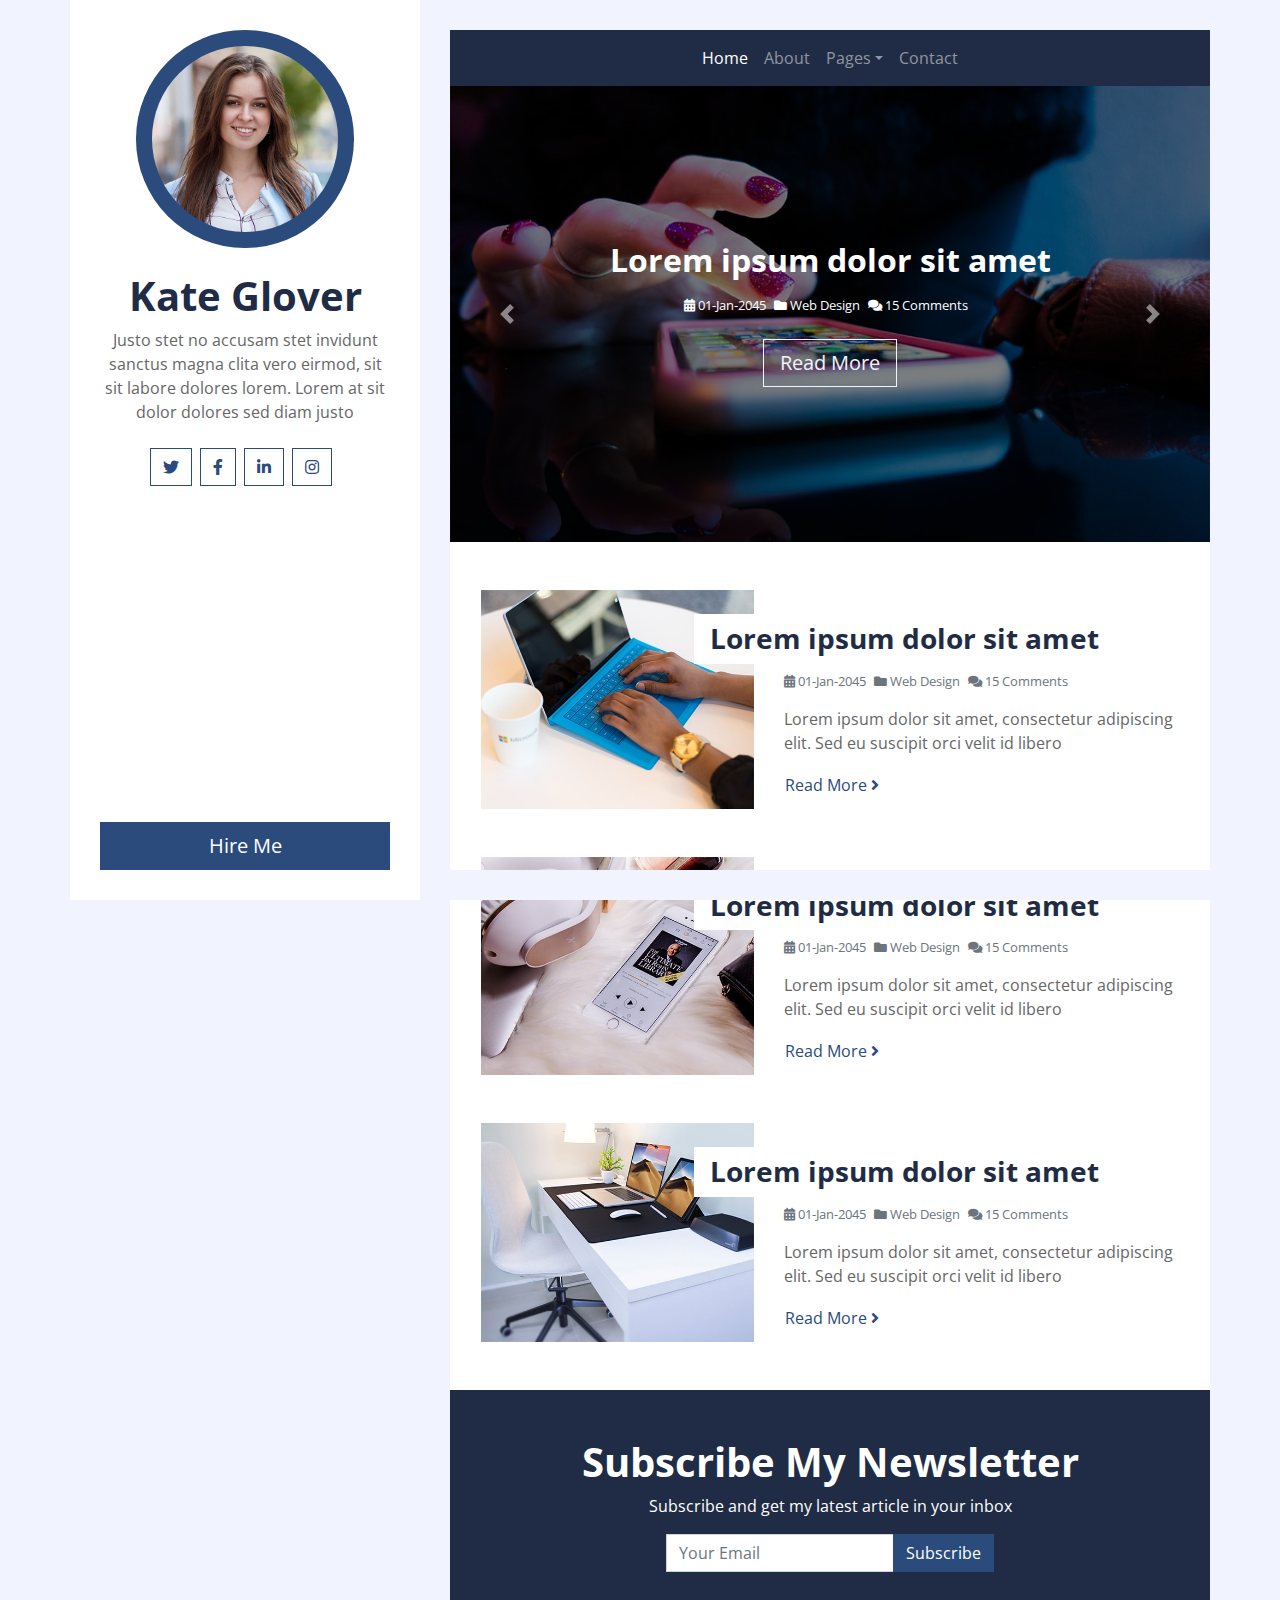
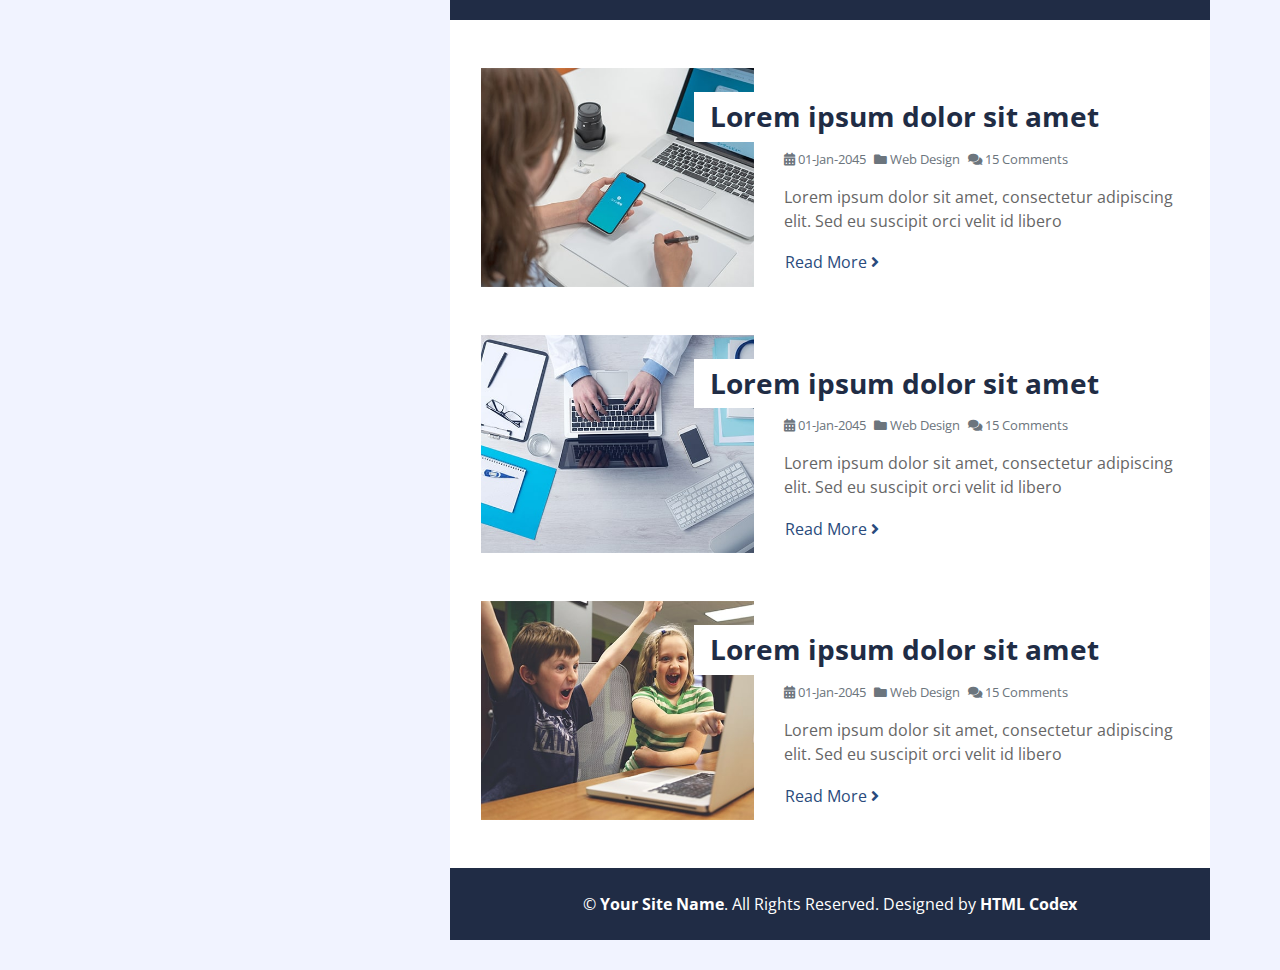
<file: blog/index.html>
<!DOCTYPE html>
<html lang="en">
    <head>
        <meta charset="utf-8">
        <title>Bloggy - Personal Blog Template</title>
        <meta content="width=device-width, initial-scale=1.0" name="viewport">
        <meta content="Free Website Template" name="keywords">
        <meta content="Free Website Template" name="description">

        <!-- Favicon -->
        <link href="img/favicon.ico" rel="icon">

        <!-- Google Fonts -->
        <link href="https://fonts.googleapis.com/css2?family=Open+Sans:300;400;600;700;800&display=swap" rel="stylesheet">

        <!-- Font Awesome -->
        <link href="https://cdnjs.cloudflare.com/ajax/libs/font-awesome/5.10.0/css/all.min.css" rel="stylesheet">

        <!-- Customized Bootstrap Stylesheet -->
        <link href="css/style.css" rel="stylesheet">
    </head>

    <body>
        <div class="wrapper">
            <div class="sidebar">
                <div class="sidebar-text d-flex flex-column h-100 justify-content-center text-center">
                    <img class="mx-auto d-block w-75 bg-primary img-fluid rounded-circle mb-4 p-3" src="img/profile.jpg" alt="Image">
                    <h1 class="font-weight-bold">Kate Glover</h1>
                    <p class="mb-4">
                        Justo stet no accusam stet invidunt sanctus magna clita vero eirmod, sit sit labore dolores lorem. Lorem at sit dolor dolores sed diam justo
                    </p>
                    <div class="d-flex justify-content-center mb-5">
                        <a class="btn btn-outline-primary mr-2" href="#"><i class="fab fa-twitter"></i></a>
                        <a class="btn btn-outline-primary mr-2" href="#"><i class="fab fa-facebook-f"></i></a>
                        <a class="btn btn-outline-primary mr-2" href="#"><i class="fab fa-linkedin-in"></i></a>
                        <a class="btn btn-outline-primary mr-2" href="#"><i class="fab fa-instagram"></i></a>
                    </div>
                    <a href="" class="btn btn-lg btn-block btn-primary mt-auto">Hire Me</a>
                </div>
                <div class="sidebar-icon d-flex flex-column h-100 justify-content-center text-right">
                    <i class="fas fa-2x fa-angle-double-right text-primary"></i>
                </div>
            </div>
            <div class="content">
                <!-- Navbar Start -->
                <div class="container p-0">
                    <nav class="navbar navbar-expand-lg bg-secondary navbar-dark">
                        <a href="" class="navbar-brand d-block d-lg-none">Navigation</a>
                        <button type="button" class="navbar-toggler" data-toggle="collapse" data-target="#navbarCollapse">
                            <span class="navbar-toggler-icon"></span>
                        </button>
                        <div class="collapse navbar-collapse justify-content-between" id="navbarCollapse">
                            <div class="navbar-nav m-auto">
                                <a href="index.html" class="nav-item nav-link active">Home</a>
                                <a href="about.html" class="nav-item nav-link">About</a>
                                <div class="nav-item dropdown">
                                    <a href="#" class="nav-link dropdown-toggle" data-toggle="dropdown">Pages</a>
                                    <div class="dropdown-menu">
                                        <a href="blog.html" class="dropdown-item">Blog Grid</a>
                                        <a href="single.html" class="dropdown-item">Blog Detail</a>
                                    </div>
                                </div>
                                <a href="contact.html" class="nav-item nav-link">Contact</a>
                            </div>
                        </div>
                    </nav>
                </div>
                <!-- Navbar End -->
                
                <!-- Carousel Start -->
                <div class="container p-0">
                    <div id="blog-carousel" class="carousel slide" data-ride="carousel">
                        <div class="carousel-inner">
                            <div class="carousel-item active">
                                <img class="w-100" src="img/carousel-1.jpg" alt="Image">
                                <div class="carousel-caption d-flex flex-column align-items-center justify-content-center">
                                    <h2 class="mb-3 text-white font-weight-bold">Lorem ipsum dolor sit amet</h2>
                                    <div class="d-flex text-white">
                                        <small class="mr-2"><i class="fa fa-calendar-alt"></i> 01-Jan-2045</small>
                                        <small class="mr-2"><i class="fa fa-folder"></i> Web Design</small>
                                        <small class="mr-2"><i class="fa fa-comments"></i> 15 Comments</small>
                                    </div>
                                    <a href="" class="btn btn-lg btn-outline-light mt-4">Read More</a>
                                </div>
                            </div>
                            <div class="carousel-item">
                                <img class="w-100" src="img/carousel-2.jpg" alt="Image">
                                <div class="carousel-caption d-flex flex-column align-items-center justify-content-center">
                                    <h2 class="text-white font-weight-bold">Lorem ipsum dolor sit amet</h2>
                                    <div class="d-flex">
                                        <small class="mr-2"><i class="fa fa-calendar-alt"></i> 01-Jan-2045</small>
                                        <small class="mr-2"><i class="fa fa-folder"></i> Web Design</small>
                                        <small class="mr-2"><i class="fa fa-comments"></i> 15 Comments</small>
                                    </div>
                                    <a href="" class="btn btn-lg btn-outline-light mt-4">Read More</a>
                                </div>
                            </div>
                            <div class="carousel-item">
                                <img class="w-100" src="img/carousel-3.jpg" alt="Image">
                                <div class="carousel-caption d-flex flex-column align-items-center justify-content-center">
                                    <h2 class="text-white font-weight-bold">Lorem ipsum dolor sit amet</h2>
                                    <div class="d-flex">
                                        <small class="mr-2"><i class="fa fa-calendar-alt"></i> 01-Jan-2045</small>
                                        <small class="mr-2"><i class="fa fa-folder"></i> Web Design</small>
                                        <small class="mr-2"><i class="fa fa-comments"></i> 15 Comments</small>
                                    </div>
                                    <a href="" class="btn btn-lg btn-outline-light mt-4">Read More</a>
                                </div>
                            </div>
                        </div>
                        <a class="carousel-control-prev" href="#blog-carousel" data-slide="prev">
                            <span class="carousel-control-prev-icon"></span>
                        </a>
                        <a class="carousel-control-next" href="#blog-carousel" data-slide="next">
                            <span class="carousel-control-next-icon"></span>
                        </a>
                    </div>
                </div>
                <!-- Carousel End -->
                
                
                <!-- Blog List Start -->
                <div class="container bg-white pt-5">
                    <div class="row blog-item px-3 pb-5">
                        <div class="col-md-5">
                            <img class="img-fluid mb-4 mb-md-0" src="img/blog-1.jpg" alt="Image">
                        </div>
                        <div class="col-md-7">
                            <h3 class="mt-md-4 px-md-3 mb-2 py-2 bg-white font-weight-bold">Lorem ipsum dolor sit amet</h3>
                            <div class="d-flex mb-3">
                                <small class="mr-2 text-muted"><i class="fa fa-calendar-alt"></i> 01-Jan-2045</small>
                                <small class="mr-2 text-muted"><i class="fa fa-folder"></i> Web Design</small>
                                <small class="mr-2 text-muted"><i class="fa fa-comments"></i> 15 Comments</small>
                            </div>
                            <p>
                                Lorem ipsum dolor sit amet, consectetur adipiscing elit. Sed eu suscipit orci velit id libero
                            </p>
                            <a class="btn btn-link p-0" href="">Read More <i class="fa fa-angle-right"></i></a>
                        </div>
                    </div>
                    <div class="row blog-item px-3 pb-5">
                        <div class="col-md-5">
                            <img class="img-fluid mb-4 mb-md-0" src="img/blog-2.jpg" alt="Image">
                        </div>
                        <div class="col-md-7">
                            <h3 class="mt-md-4 px-md-3 mb-2 py-2 bg-white font-weight-bold">Lorem ipsum dolor sit amet</h3>
                            <div class="d-flex mb-3">
                                <small class="mr-2 text-muted"><i class="fa fa-calendar-alt"></i> 01-Jan-2045</small>
                                <small class="mr-2 text-muted"><i class="fa fa-folder"></i> Web Design</small>
                                <small class="mr-2 text-muted"><i class="fa fa-comments"></i> 15 Comments</small>
                            </div>
                            <p>
                                Lorem ipsum dolor sit amet, consectetur adipiscing elit. Sed eu suscipit orci velit id libero
                            </p>
                            <a class="btn btn-link p-0" href="">Read More <i class="fa fa-angle-right"></i></a>
                        </div>
                    </div>
                    <div class="row blog-item px-3 pb-5">
                        <div class="col-md-5">
                            <img class="img-fluid mb-4 mb-md-0" src="img/blog-3.jpg" alt="Image">
                        </div>
                        <div class="col-md-7">
                            <h3 class="mt-md-4 px-md-3 mb-2 py-2 bg-white font-weight-bold">Lorem ipsum dolor sit amet</h3>
                            <div class="d-flex mb-3">
                                <small class="mr-2 text-muted"><i class="fa fa-calendar-alt"></i> 01-Jan-2045</small>
                                <small class="mr-2 text-muted"><i class="fa fa-folder"></i> Web Design</small>
                                <small class="mr-2 text-muted"><i class="fa fa-comments"></i> 15 Comments</small>
                            </div>
                            <p>
                                Lorem ipsum dolor sit amet, consectetur adipiscing elit. Sed eu suscipit orci velit id libero
                            </p>
                            <a class="btn btn-link p-0" href="">Read More <i class="fa fa-angle-right"></i></a>
                        </div>
                    </div>
                </div>
                <!-- Blog List End -->
                
                
                <!-- Subscribe Start -->
                <div class="container py-5 px-4 bg-secondary text-center">
                    <h1 class="text-white font-weight-bold">Subscribe My Newsletter</h1>
                    <p class="text-white">Subscribe and get my latest article in your inbox</p>
                    <form class="form-inline justify-content-center">
                        <div class="input-group">
                            <input type="text" class="form-control" placeholder="Your Email">
                            <div class="input-group-append">
                              <button class="btn btn-primary" type="submit">Subscribe</button>
                            </div>
                          </div>
                    </form>
                </div>
                <!-- Subscribe End -->
                
                
                <!-- Blog List Start -->
                <div class="container bg-white pt-5">
                    <div class="row blog-item px-3 pb-5">
                        <div class="col-md-5">
                            <img class="img-fluid mb-4 mb-md-0" src="img/blog-4.jpg" alt="Image">
                        </div>
                        <div class="col-md-7">
                            <h3 class="mt-md-4 px-md-3 mb-2 py-2 bg-white font-weight-bold">Lorem ipsum dolor sit amet</h3>
                            <div class="d-flex mb-3">
                                <small class="mr-2 text-muted"><i class="fa fa-calendar-alt"></i> 01-Jan-2045</small>
                                <small class="mr-2 text-muted"><i class="fa fa-folder"></i> Web Design</small>
                                <small class="mr-2 text-muted"><i class="fa fa-comments"></i> 15 Comments</small>
                            </div>
                            <p>
                                Lorem ipsum dolor sit amet, consectetur adipiscing elit. Sed eu suscipit orci velit id libero
                            </p>
                            <a class="btn btn-link p-0" href="">Read More <i class="fa fa-angle-right"></i></a>
                        </div>
                    </div>
                    <div class="row blog-item px-3 pb-5">
                        <div class="col-md-5">
                            <img class="img-fluid mb-4 mb-md-0" src="img/blog-5.jpg" alt="Image">
                        </div>
                        <div class="col-md-7">
                            <h3 class="mt-md-4 px-md-3 mb-2 py-2 bg-white font-weight-bold">Lorem ipsum dolor sit amet</h3>
                            <div class="d-flex mb-3">
                                <small class="mr-2 text-muted"><i class="fa fa-calendar-alt"></i> 01-Jan-2045</small>
                                <small class="mr-2 text-muted"><i class="fa fa-folder"></i> Web Design</small>
                                <small class="mr-2 text-muted"><i class="fa fa-comments"></i> 15 Comments</small>
                            </div>
                            <p>
                                Lorem ipsum dolor sit amet, consectetur adipiscing elit. Sed eu suscipit orci velit id libero
                            </p>
                            <a class="btn btn-link p-0" href="">Read More <i class="fa fa-angle-right"></i></a>
                        </div>
                    </div>
                    <div class="row blog-item px-3 pb-5">
                        <div class="col-md-5">
                            <img class="img-fluid mb-4 mb-md-0" src="img/blog-6.jpg" alt="Image">
                        </div>
                        <div class="col-md-7">
                            <h3 class="mt-md-4 px-md-3 mb-2 py-2 bg-white font-weight-bold">Lorem ipsum dolor sit amet</h3>
                            <div class="d-flex mb-3">
                                <small class="mr-2 text-muted"><i class="fa fa-calendar-alt"></i> 01-Jan-2045</small>
                                <small class="mr-2 text-muted"><i class="fa fa-folder"></i> Web Design</small>
                                <small class="mr-2 text-muted"><i class="fa fa-comments"></i> 15 Comments</small>
                            </div>
                            <p>
                                Lorem ipsum dolor sit amet, consectetur adipiscing elit. Sed eu suscipit orci velit id libero
                            </p>
                            <a class="btn btn-link p-0" href="">Read More <i class="fa fa-angle-right"></i></a>
                        </div>
                    </div>
                </div>
                <!-- Blog List End -->
                
                
                <!-- Footer Start -->
                <div class="container py-4 bg-secondary text-center">
                    <p class="m-0 text-white">
                        &copy; <a class="text-white font-weight-bold" href="#">Your Site Name</a>. All Rights Reserved. Designed by <a class="text-white font-weight-bold" href="https://htmlcodex.com">HTML Codex</a>
                    </p>
                </div>
                <!-- Footer End -->
            </div>
        </div>
        
        <!-- Back to Top -->
        <a href="#" class="back-to-top"><i class="fa fa-angle-double-up"></i></a>
        
        <!-- JavaScript Libraries -->
        <script src="https://code.jquery.com/jquery-3.4.1.min.js"></script>
        <script src="https://stackpath.bootstrapcdn.com/bootstrap/4.4.1/js/bootstrap.bundle.min.js"></script>
        <script src="lib/easing/easing.min.js"></script>
        <script src="lib/waypoints/waypoints.min.js"></script>

        <!-- Contact Javascript File -->
        <script src="mail/jqBootstrapValidation.min.js"></script>
        <script src="mail/contact.js"></script>

        <!-- Template Javascript -->
        <script src="js/main.js"></script>
    </body>
</html>
</file>
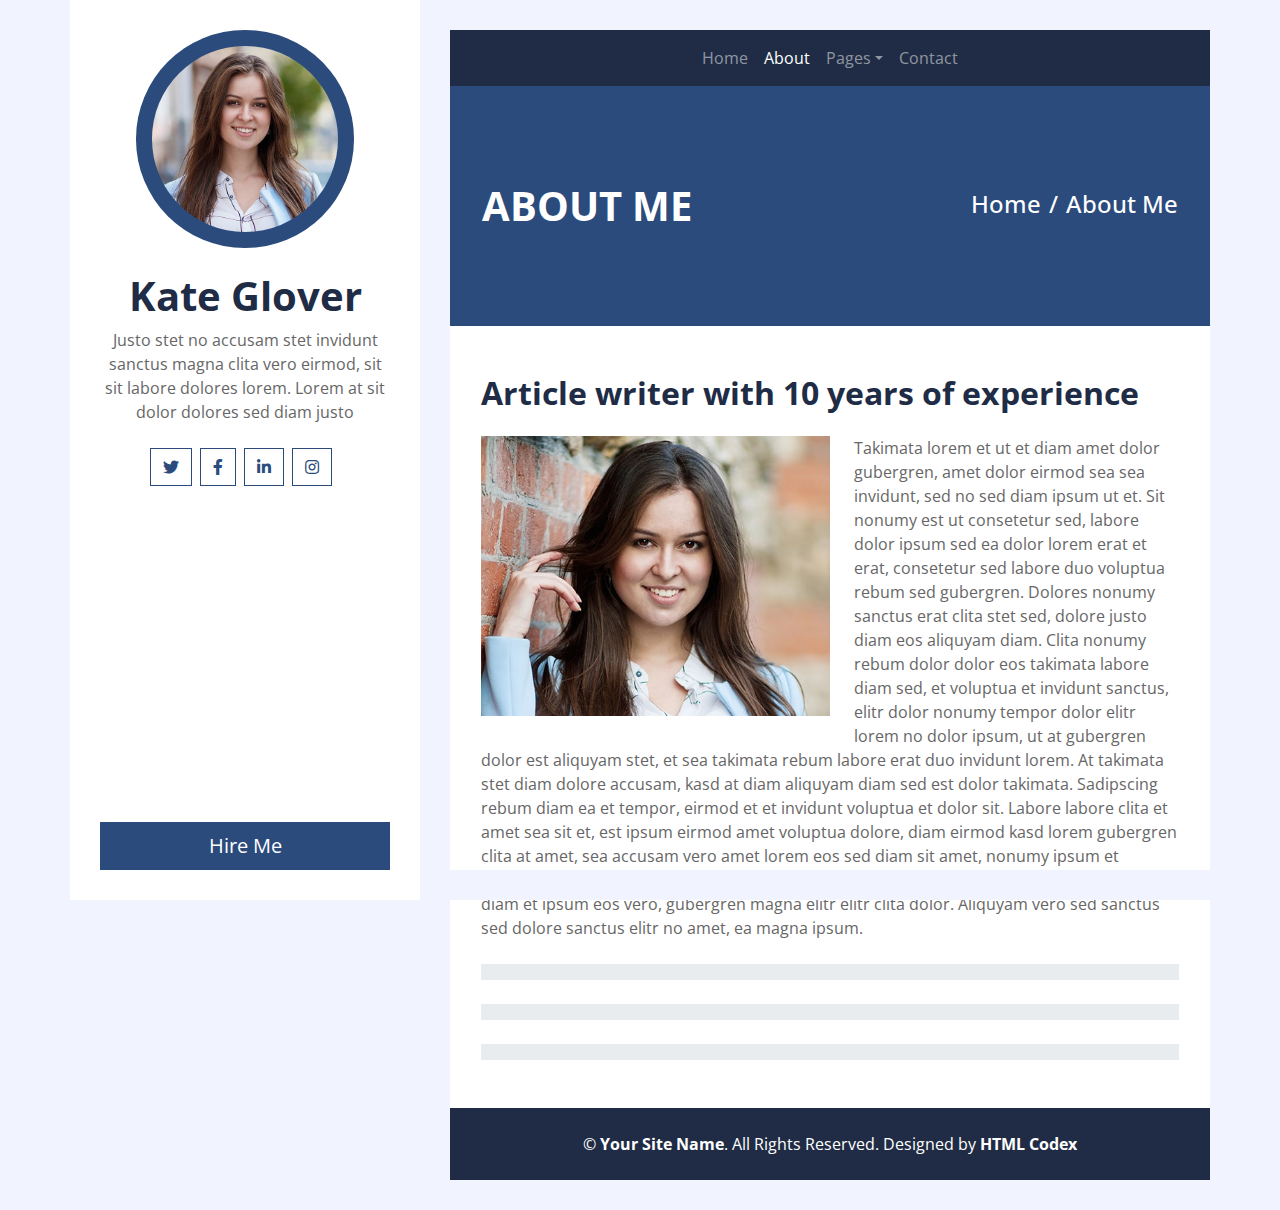
<file: blog/about.html>
<!DOCTYPE html>
<html lang="en">
    <head>
        <meta charset="utf-8">
        <title>Bloggy - Personal Blog Template</title>
        <meta content="width=device-width, initial-scale=1.0" name="viewport">
        <meta content="Free Website Template" name="keywords">
        <meta content="Free Website Template" name="description">

        <!-- Favicon -->
        <link href="img/favicon.ico" rel="icon">

        <!-- Google Fonts -->
        <link href="https://fonts.googleapis.com/css2?family=Open+Sans:300;400;600;700;800&display=swap" rel="stylesheet">

        <!-- Font Awesome -->
        <link href="https://cdnjs.cloudflare.com/ajax/libs/font-awesome/5.10.0/css/all.min.css" rel="stylesheet">

        <!-- Customized Bootstrap Stylesheet -->
        <link href="css/style.css" rel="stylesheet">
    </head>

<body>
    <div class="wrapper">
        <div class="sidebar">
            <div class="sidebar-text d-flex flex-column h-100 justify-content-center text-center">
                <img class="mx-auto d-block w-75 bg-primary img-fluid rounded-circle mb-4 p-3" src="img/profile.jpg" alt="Image">
                <h1 class="font-weight-bold">Kate Glover</h1>
                <p class="mb-4">
                    Justo stet no accusam stet invidunt sanctus magna clita vero eirmod, sit sit labore dolores lorem. Lorem at sit dolor dolores sed diam justo
                </p>
                <div class="d-flex justify-content-center mb-5">
                    <a class="btn btn-outline-primary mr-2" href="#"><i class="fab fa-twitter"></i></a>
                    <a class="btn btn-outline-primary mr-2" href="#"><i class="fab fa-facebook-f"></i></a>
                    <a class="btn btn-outline-primary mr-2" href="#"><i class="fab fa-linkedin-in"></i></a>
                    <a class="btn btn-outline-primary mr-2" href="#"><i class="fab fa-instagram"></i></a>
                </div>
                <a href="" class="btn btn-lg btn-block btn-primary mt-auto">Hire Me</a>
            </div>
            <div class="sidebar-icon d-flex flex-column h-100 justify-content-center text-right">
                <i class="fas fa-2x fa-angle-double-right text-primary"></i>
            </div>
        </div>
        <div class="content">
            <!-- Navbar Start -->
            <div class="container p-0">
                <nav class="navbar navbar-expand-lg bg-secondary navbar-dark">
                    <a href="" class="navbar-brand d-block d-lg-none">Navigation</a>
                    <button type="button" class="navbar-toggler" data-toggle="collapse" data-target="#navbarCollapse">
                        <span class="navbar-toggler-icon"></span>
                    </button>
                    <div class="collapse navbar-collapse justify-content-between" id="navbarCollapse">
                        <div class="navbar-nav m-auto">
                            <a href="index.html" class="nav-item nav-link">Home</a>
                            <a href="about.html" class="nav-item nav-link active">About</a>
                            <div class="nav-item dropdown">
                                <a href="#" class="nav-link dropdown-toggle" data-toggle="dropdown">Pages</a>
                                <div class="dropdown-menu">
                                    <a href="blog.html" class="dropdown-item">Blog Grid</a>
                                    <a href="single.html" class="dropdown-item">Blog Detail</a>
                                </div>
                            </div>
                            <a href="contact.html" class="nav-item nav-link">Contact</a>
                        </div>
                    </div>
                </nav>
            </div>
            <!-- Navbar End -->

            <!-- Page Header Start -->
            <div class="container py-5 px-2 bg-primary">
                <div class="row py-5 px-4">
                    <div class="col-sm-6 text-center text-md-left">
                        <h1 class="mb-3 mb-md-0 text-white text-uppercase font-weight-bold">About Me</h1>
                    </div>
                    <div class="col-sm-6 text-center text-md-right">
                        <div class="d-inline-flex pt-2">
                            <h4 class="m-0 text-white"><a class="text-white" href="">Home</a></h4>
                            <h4 class="m-0 text-white px-2">/</h4>
                            <h4 class="m-0 text-white">About Me</h4>
                        </div>
                    </div>
                </div>
            </div>
            <!-- Page Header End -->


            <!-- About Start -->
            <div class="container bg-white pt-5">
                <div class="row px-3 pb-5">
                    <div class="col-md-12">
                        <h2 class="mb-4 font-weight-bold">Article writer with 10 years of experience</h2>
                        <img class="img-fluid float-left w-50 mr-4 mb-3" src="img/about.jpg" alt="Image">
                        <p class="m-0">
                            Takimata lorem et ut et diam amet dolor gubergren, amet dolor eirmod sea sea invidunt, sed no sed diam ipsum ut et. Sit nonumy est ut consetetur sed, labore dolor ipsum sed ea dolor lorem erat et erat, consetetur sed labore duo voluptua rebum sed gubergren. Dolores nonumy sanctus erat clita stet sed, dolore justo diam eos aliquyam diam. Clita nonumy rebum dolor dolor eos takimata labore diam sed, et voluptua et invidunt sanctus, elitr dolor nonumy tempor dolor elitr lorem no dolor ipsum, ut at gubergren dolor est aliquyam stet, et sea takimata rebum labore erat duo invidunt lorem. At takimata stet diam dolore accusam, kasd at diam aliquyam diam sed est dolor takimata. Sadipscing rebum diam ea et tempor, eirmod et et invidunt voluptua et dolor sit. Labore labore clita et amet sea sit et, est ipsum eirmod amet voluptua dolore, diam eirmod kasd lorem gubergren clita at amet, sea accusam vero amet lorem eos sed diam sit amet, nonumy ipsum et tempor magna dolores aliquyam vero eos ipsum. Ipsum ipsum sadipscing diam aliquyam diam et ipsum eos vero, gubergren magna elitr elitr clita dolor. Aliquyam vero sed sanctus sed dolore sanctus elitr no amet, ea magna ipsum.
                        </p>
                    </div>
                    <div class="col-md-12 pt-4">
                        <div class="d-flex flex-column skills">
                            <div class="progress w-100 mb-4">
                                <div class="progress-bar" role="progressbar" aria-valuenow="80" aria-valuemin="0" aria-valuemax="100">Adaptability</div>
                            </div>
                            <div class="progress w-100 mb-4">
                                <div class="progress-bar" role="progressbar" aria-valuenow="90" aria-valuemin="0" aria-valuemax="100">Research</div>
                            </div>
                            <div class="progress w-100">
                                <div class="progress-bar" role="progressbar" aria-valuenow="100" aria-valuemin="0" aria-valuemax="100">Editing</div>
                            </div>
                        </div>
                    </div>
                </div>
            </div>
            <!-- About End -->


            <!-- Footer Start -->
            <div class="container py-4 bg-secondary text-center">
                <p class="m-0 text-white">
                    &copy; <a class="text-white font-weight-bold" href="#">Your Site Name</a>. All Rights Reserved. Designed by <a class="text-white font-weight-bold" href="https://htmlcodex.com">HTML Codex</a>
                </p>
            </div>
            <!-- Footer End -->
        </div>
    </div>

    <!-- Back to Top -->
    <a href="#" class="back-to-top"><i class="fa fa-angle-double-up"></i></a>

    <!-- JavaScript Libraries -->
    <script src="https://code.jquery.com/jquery-3.4.1.min.js"></script>
    <script src="https://stackpath.bootstrapcdn.com/bootstrap/4.4.1/js/bootstrap.bundle.min.js"></script>
    <script src="lib/easing/easing.min.js"></script>
    <script src="lib/waypoints/waypoints.min.js"></script>

    <!-- Contact Javascript File -->
    <script src="mail/jqBootstrapValidation.min.js"></script>
    <script src="mail/contact.js"></script>

    <!-- Template Javascript -->
    <script src="js/main.js"></script>
</body>

</html>
</file>
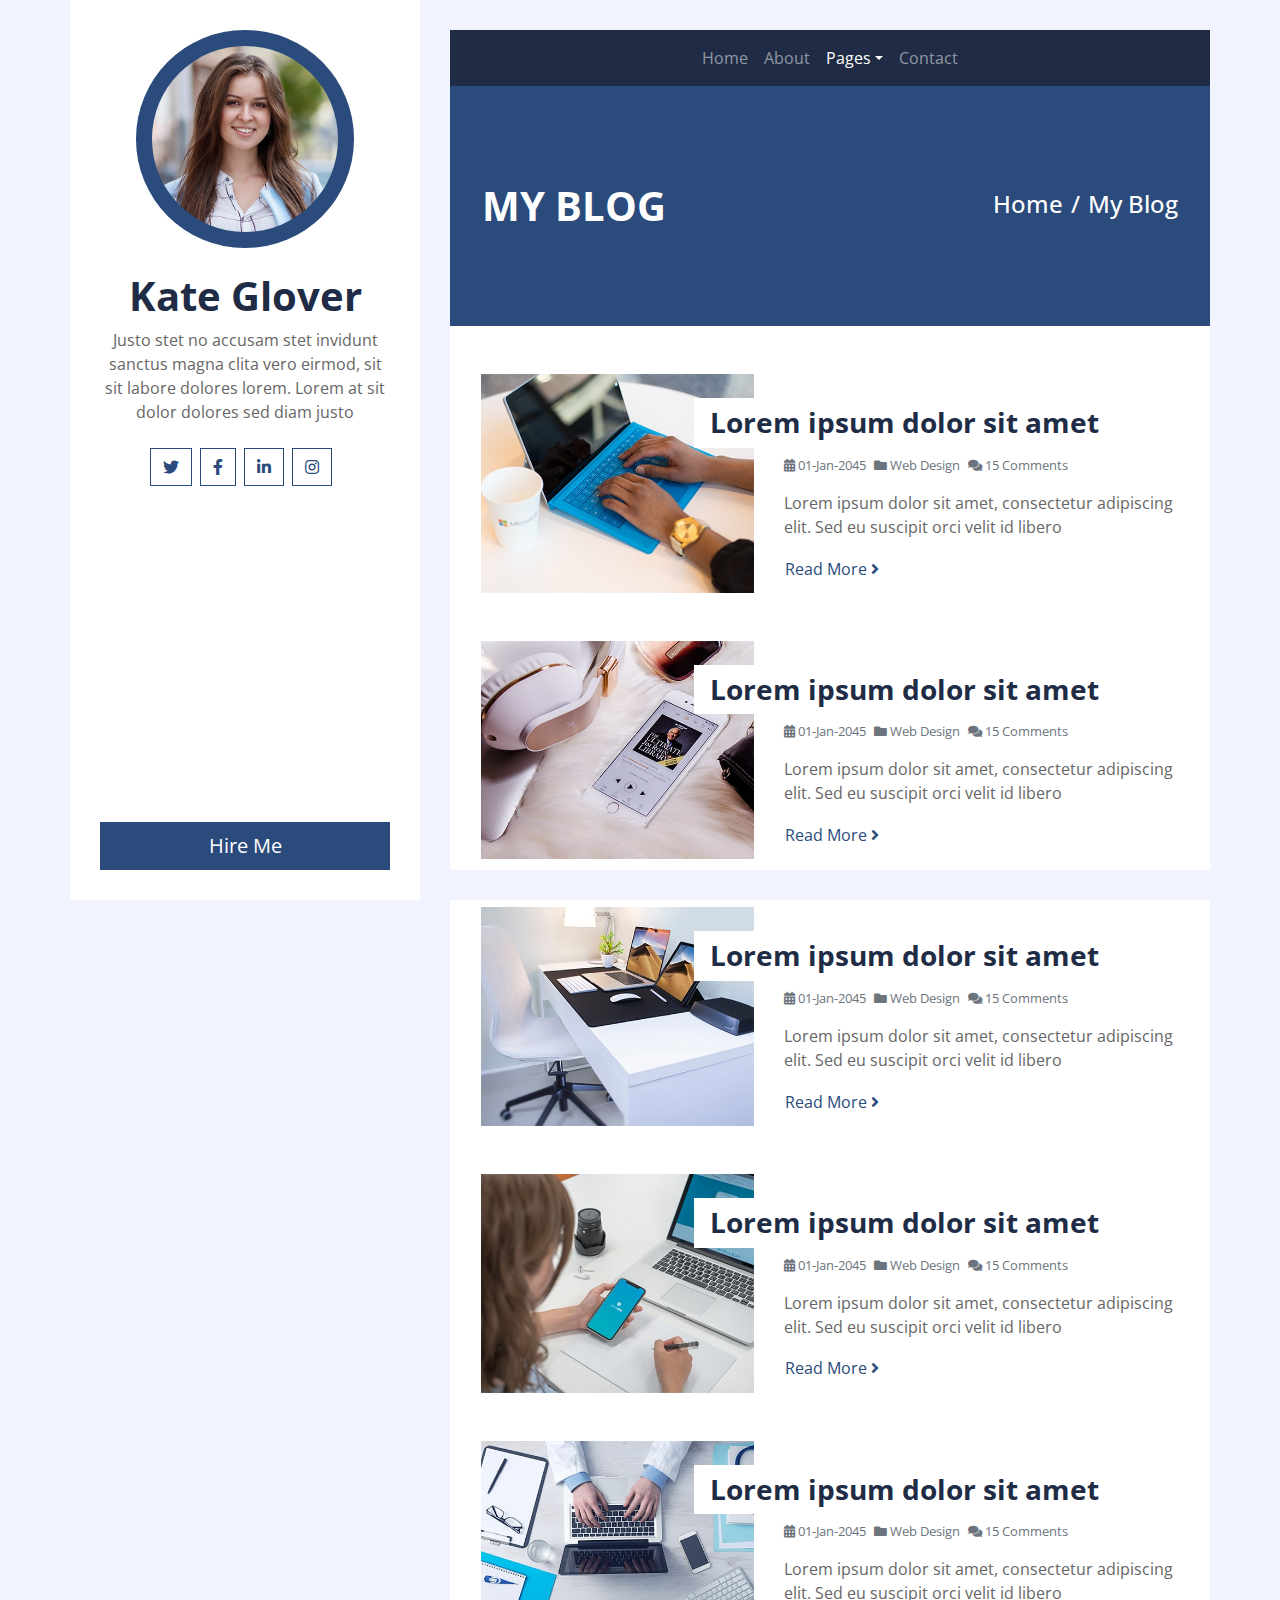
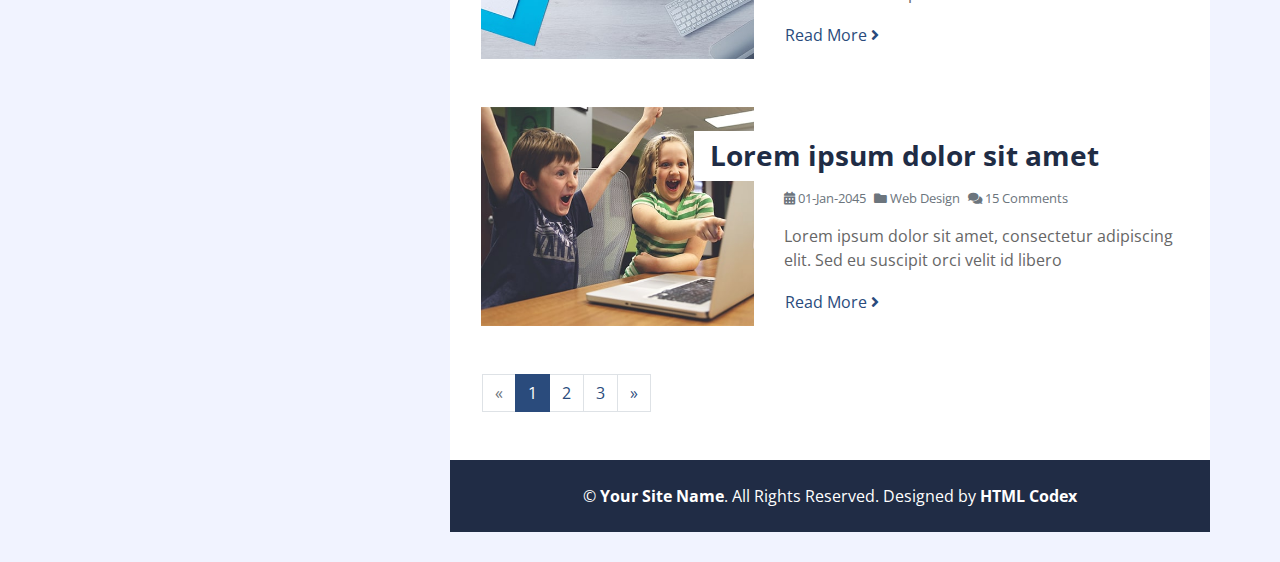
<file: blog/blog.html>
<!DOCTYPE html>
<html lang="en">
    <head>
        <meta charset="utf-8">
        <title>Bloggy - Personal Blog Template</title>
        <meta content="width=device-width, initial-scale=1.0" name="viewport">
        <meta content="Free Website Template" name="keywords">
        <meta content="Free Website Template" name="description">

        <!-- Favicon -->
        <link href="img/favicon.ico" rel="icon">

        <!-- Google Fonts -->
        <link href="https://fonts.googleapis.com/css2?family=Open+Sans:300;400;600;700;800&display=swap" rel="stylesheet">

        <!-- Font Awesome -->
        <link href="https://cdnjs.cloudflare.com/ajax/libs/font-awesome/5.10.0/css/all.min.css" rel="stylesheet">

        <!-- Customized Bootstrap Stylesheet -->
        <link href="css/style.css" rel="stylesheet">
    </head>

<body>
    <div class="wrapper">
        <div class="sidebar">
            <div class="sidebar-text d-flex flex-column h-100 justify-content-center text-center">
                <img class="mx-auto d-block w-75 bg-primary img-fluid rounded-circle mb-4 p-3" src="img/profile.jpg" alt="Image">
                <h1 class="font-weight-bold">Kate Glover</h1>
                <p class="mb-4">
                    Justo stet no accusam stet invidunt sanctus magna clita vero eirmod, sit sit labore dolores lorem. Lorem at sit dolor dolores sed diam justo
                </p>
                <div class="d-flex justify-content-center mb-5">
                    <a class="btn btn-outline-primary mr-2" href="#"><i class="fab fa-twitter"></i></a>
                    <a class="btn btn-outline-primary mr-2" href="#"><i class="fab fa-facebook-f"></i></a>
                    <a class="btn btn-outline-primary mr-2" href="#"><i class="fab fa-linkedin-in"></i></a>
                    <a class="btn btn-outline-primary mr-2" href="#"><i class="fab fa-instagram"></i></a>
                </div>
                <a href="" class="btn btn-lg btn-block btn-primary mt-auto">Hire Me</a>
            </div>
            <div class="sidebar-icon d-flex flex-column h-100 justify-content-center text-right">
                <i class="fas fa-2x fa-angle-double-right text-primary"></i>
            </div>
        </div>
        <div class="content">
            <!-- Navbar Start -->
            <div class="container p-0">
                <nav class="navbar navbar-expand-lg bg-secondary navbar-dark">
                    <a href="" class="navbar-brand d-block d-lg-none">Navigation</a>
                    <button type="button" class="navbar-toggler" data-toggle="collapse" data-target="#navbarCollapse">
                        <span class="navbar-toggler-icon"></span>
                    </button>
                    <div class="collapse navbar-collapse justify-content-between" id="navbarCollapse">
                        <div class="navbar-nav m-auto">
                            <a href="index.html" class="nav-item nav-link">Home</a>
                            <a href="about.html" class="nav-item nav-link">About</a>
                            <div class="nav-item dropdown">
                                <a href="#" class="nav-link dropdown-toggle active" data-toggle="dropdown">Pages</a>
                                <div class="dropdown-menu">
                                    <a href="blog.html" class="dropdown-item">Blog Grid</a>
                                    <a href="single.html" class="dropdown-item">Blog Detail</a>
                                </div>
                            </div>
                            <a href="contact.html" class="nav-item nav-link">Contact</a>
                        </div>
                    </div>
                </nav>
            </div>
            <!-- Navbar End -->

            <!-- Page Header Start -->
            <div class="container py-5 px-2 bg-primary">
                <div class="row py-5 px-4">
                    <div class="col-sm-6 text-center text-md-left">
                        <h1 class="mb-3 mb-md-0 text-white text-uppercase font-weight-bold">My Blog</h1>
                    </div>
                    <div class="col-sm-6 text-center text-md-right">
                        <div class="d-inline-flex pt-2">
                            <h4 class="m-0 text-white"><a class="text-white" href="">Home</a></h4>
                            <h4 class="m-0 text-white px-2">/</h4>
                            <h4 class="m-0 text-white">My Blog</h4>
                        </div>
                    </div>
                </div>
            </div>
            <!-- Page Header End -->
                
                
                <!-- Blog List Start -->
                <div class="container bg-white pt-5">
                    <div class="row blog-item px-3 pb-5">
                        <div class="col-md-5">
                            <img class="img-fluid mb-4 mb-md-0" src="img/blog-1.jpg" alt="Image">
                        </div>
                        <div class="col-md-7">
                            <h3 class="mt-md-4 px-md-3 mb-2 py-2 bg-white font-weight-bold">Lorem ipsum dolor sit amet</h3>
                            <div class="d-flex mb-3">
                                <small class="mr-2 text-muted"><i class="fa fa-calendar-alt"></i> 01-Jan-2045</small>
                                <small class="mr-2 text-muted"><i class="fa fa-folder"></i> Web Design</small>
                                <small class="mr-2 text-muted"><i class="fa fa-comments"></i> 15 Comments</small>
                            </div>
                            <p>
                                Lorem ipsum dolor sit amet, consectetur adipiscing elit. Sed eu suscipit orci velit id libero
                            </p>
                            <a class="btn btn-link p-0" href="">Read More <i class="fa fa-angle-right"></i></a>
                        </div>
                    </div>
                    <div class="row blog-item px-3 pb-5">
                        <div class="col-md-5">
                            <img class="img-fluid mb-4 mb-md-0" src="img/blog-2.jpg" alt="Image">
                        </div>
                        <div class="col-md-7">
                            <h3 class="mt-md-4 px-md-3 mb-2 py-2 bg-white font-weight-bold">Lorem ipsum dolor sit amet</h3>
                            <div class="d-flex mb-3">
                                <small class="mr-2 text-muted"><i class="fa fa-calendar-alt"></i> 01-Jan-2045</small>
                                <small class="mr-2 text-muted"><i class="fa fa-folder"></i> Web Design</small>
                                <small class="mr-2 text-muted"><i class="fa fa-comments"></i> 15 Comments</small>
                            </div>
                            <p>
                                Lorem ipsum dolor sit amet, consectetur adipiscing elit. Sed eu suscipit orci velit id libero
                            </p>
                            <a class="btn btn-link p-0" href="">Read More <i class="fa fa-angle-right"></i></a>
                        </div>
                    </div>
                    <div class="row blog-item px-3 pb-5">
                        <div class="col-md-5">
                            <img class="img-fluid mb-4 mb-md-0" src="img/blog-3.jpg" alt="Image">
                        </div>
                        <div class="col-md-7">
                            <h3 class="mt-md-4 px-md-3 mb-2 py-2 bg-white font-weight-bold">Lorem ipsum dolor sit amet</h3>
                            <div class="d-flex mb-3">
                                <small class="mr-2 text-muted"><i class="fa fa-calendar-alt"></i> 01-Jan-2045</small>
                                <small class="mr-2 text-muted"><i class="fa fa-folder"></i> Web Design</small>
                                <small class="mr-2 text-muted"><i class="fa fa-comments"></i> 15 Comments</small>
                            </div>
                            <p>
                                Lorem ipsum dolor sit amet, consectetur adipiscing elit. Sed eu suscipit orci velit id libero
                            </p>
                            <a class="btn btn-link p-0" href="">Read More <i class="fa fa-angle-right"></i></a>
                        </div>
                    </div>
                    <div class="row blog-item px-3 pb-5">
                        <div class="col-md-5">
                            <img class="img-fluid mb-4 mb-md-0" src="img/blog-4.jpg" alt="Image">
                        </div>
                        <div class="col-md-7">
                            <h3 class="mt-md-4 px-md-3 mb-2 py-2 bg-white font-weight-bold">Lorem ipsum dolor sit amet</h3>
                            <div class="d-flex mb-3">
                                <small class="mr-2 text-muted"><i class="fa fa-calendar-alt"></i> 01-Jan-2045</small>
                                <small class="mr-2 text-muted"><i class="fa fa-folder"></i> Web Design</small>
                                <small class="mr-2 text-muted"><i class="fa fa-comments"></i> 15 Comments</small>
                            </div>
                            <p>
                                Lorem ipsum dolor sit amet, consectetur adipiscing elit. Sed eu suscipit orci velit id libero
                            </p>
                            <a class="btn btn-link p-0" href="">Read More <i class="fa fa-angle-right"></i></a>
                        </div>
                    </div>
                    <div class="row blog-item px-3 pb-5">
                        <div class="col-md-5">
                            <img class="img-fluid mb-4 mb-md-0" src="img/blog-5.jpg" alt="Image">
                        </div>
                        <div class="col-md-7">
                            <h3 class="mt-md-4 px-md-3 mb-2 py-2 bg-white font-weight-bold">Lorem ipsum dolor sit amet</h3>
                            <div class="d-flex mb-3">
                                <small class="mr-2 text-muted"><i class="fa fa-calendar-alt"></i> 01-Jan-2045</small>
                                <small class="mr-2 text-muted"><i class="fa fa-folder"></i> Web Design</small>
                                <small class="mr-2 text-muted"><i class="fa fa-comments"></i> 15 Comments</small>
                            </div>
                            <p>
                                Lorem ipsum dolor sit amet, consectetur adipiscing elit. Sed eu suscipit orci velit id libero
                            </p>
                            <a class="btn btn-link p-0" href="">Read More <i class="fa fa-angle-right"></i></a>
                        </div>
                    </div>
                    <div class="row blog-item px-3 pb-5">
                        <div class="col-md-5">
                            <img class="img-fluid mb-4 mb-md-0" src="img/blog-6.jpg" alt="Image">
                        </div>
                        <div class="col-md-7">
                            <h3 class="mt-md-4 px-md-3 mb-2 py-2 bg-white font-weight-bold">Lorem ipsum dolor sit amet</h3>
                            <div class="d-flex mb-3">
                                <small class="mr-2 text-muted"><i class="fa fa-calendar-alt"></i> 01-Jan-2045</small>
                                <small class="mr-2 text-muted"><i class="fa fa-folder"></i> Web Design</small>
                                <small class="mr-2 text-muted"><i class="fa fa-comments"></i> 15 Comments</small>
                            </div>
                            <p>
                                Lorem ipsum dolor sit amet, consectetur adipiscing elit. Sed eu suscipit orci velit id libero
                            </p>
                            <a class="btn btn-link p-0" href="">Read More <i class="fa fa-angle-right"></i></a>
                        </div>
                    </div>
                    <div class="row px-3 pb-5">
                        <nav aria-label="Page navigation">
                          <ul class="pagination m-0 mx-3">
                            <li class="page-item disabled">
                              <a class="page-link" href="#" aria-label="Previous">
                                <span aria-hidden="true">&laquo;</span>
                                <span class="sr-only">Previous</span>
                              </a>
                            </li>
                            <li class="page-item active"><a class="page-link" href="#">1</a></li>
                            <li class="page-item"><a class="page-link" href="#">2</a></li>
                            <li class="page-item"><a class="page-link" href="#">3</a></li>
                            <li class="page-item">
                              <a class="page-link" href="#" aria-label="Next">
                                <span aria-hidden="true">&raquo;</span>
                                <span class="sr-only">Next</span>
                              </a>
                            </li>
                          </ul>
                        </nav>
                    </div>
                </div>
                <!-- Blog List End -->
                
                
                <!-- Footer Start -->
                <div class="container py-4 bg-secondary text-center">
                    <p class="m-0 text-white">
                        &copy; <a class="text-white font-weight-bold" href="#">Your Site Name</a>. All Rights Reserved. Designed by <a class="text-white font-weight-bold" href="https://htmlcodex.com">HTML Codex</a>
                    </p>
                </div>
                <!-- Footer End -->
            </div>
        </div>
        
        <!-- Back to Top -->
        <a href="#" class="back-to-top"><i class="fa fa-angle-double-up"></i></a>
        
        <!-- JavaScript Libraries -->
        <script src="https://code.jquery.com/jquery-3.4.1.min.js"></script>
        <script src="https://stackpath.bootstrapcdn.com/bootstrap/4.4.1/js/bootstrap.bundle.min.js"></script>
        <script src="lib/easing/easing.min.js"></script>
        <script src="lib/waypoints/waypoints.min.js"></script>

        <!-- Contact Javascript File -->
        <script src="mail/jqBootstrapValidation.min.js"></script>
        <script src="mail/contact.js"></script>

        <!-- Template Javascript -->
        <script src="js/main.js"></script>
    </body>
</html>
</file>
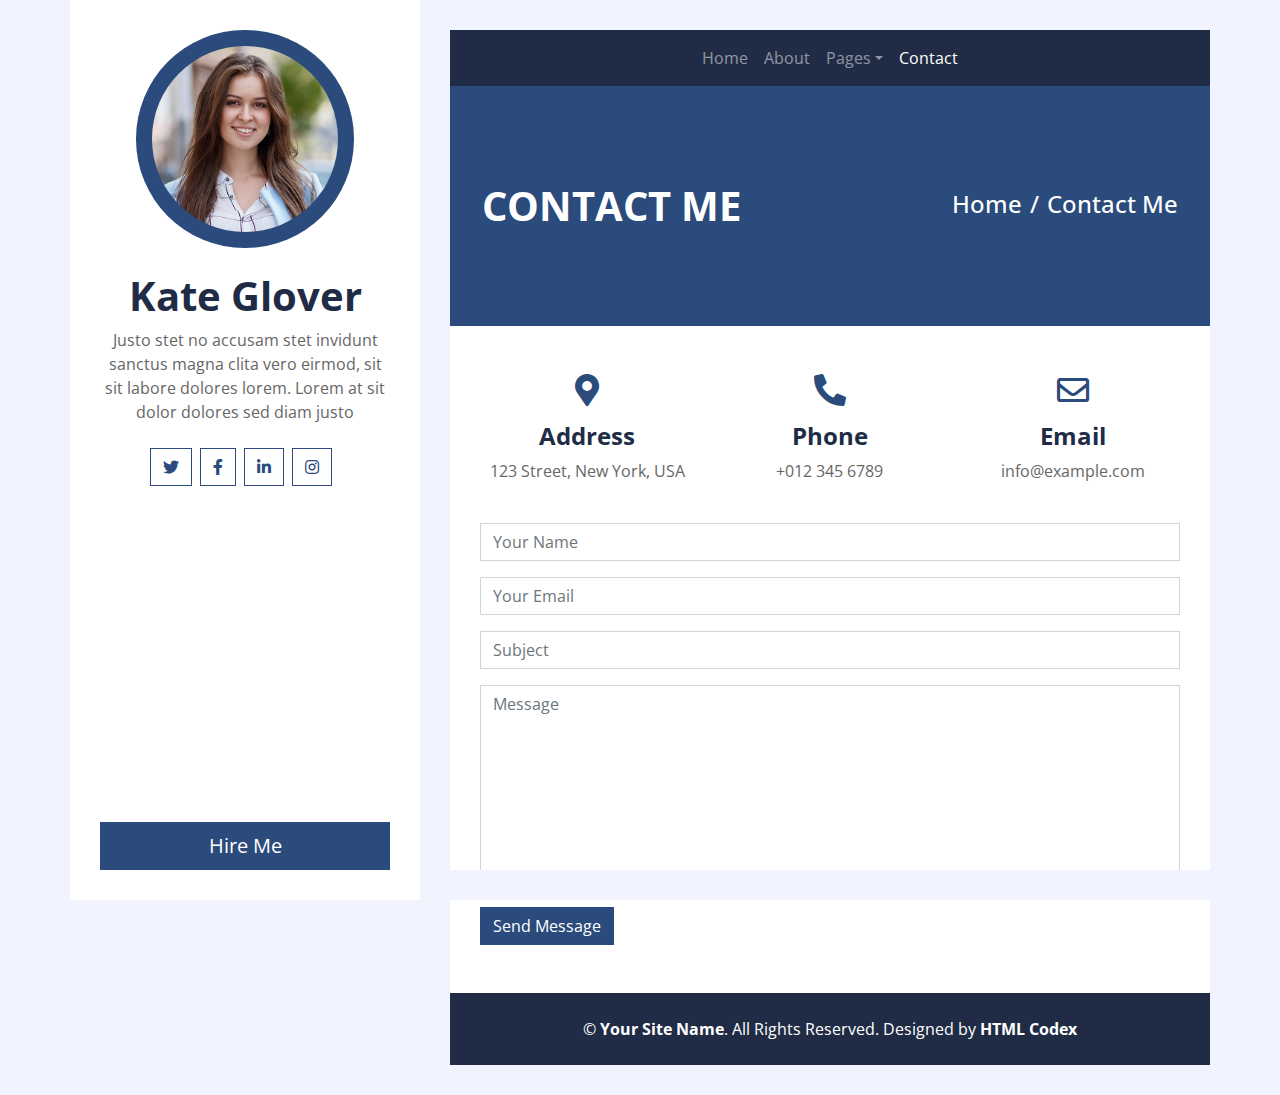
<file: blog/contact.html>
<!DOCTYPE html>
<html lang="en">
    <head>
        <meta charset="utf-8">
        <title>Bloggy - Personal Blog Template</title>
        <meta content="width=device-width, initial-scale=1.0" name="viewport">
        <meta content="Free Website Template" name="keywords">
        <meta content="Free Website Template" name="description">

        <!-- Favicon -->
        <link href="img/favicon.ico" rel="icon">

        <!-- Google Fonts -->
        <link href="https://fonts.googleapis.com/css2?family=Open+Sans:300;400;600;700;800&display=swap" rel="stylesheet">

        <!-- Font Awesome -->
        <link href="https://cdnjs.cloudflare.com/ajax/libs/font-awesome/5.10.0/css/all.min.css" rel="stylesheet">

        <!-- Customized Bootstrap Stylesheet -->
        <link href="css/style.css" rel="stylesheet">
    </head>

<body>
    <div class="wrapper">
        <div class="sidebar">
            <div class="sidebar-text d-flex flex-column h-100 justify-content-center text-center">
                <img class="mx-auto d-block w-75 bg-primary img-fluid rounded-circle mb-4 p-3" src="img/profile.jpg" alt="Image">
                <h1 class="font-weight-bold">Kate Glover</h1>
                <p class="mb-4">
                    Justo stet no accusam stet invidunt sanctus magna clita vero eirmod, sit sit labore dolores lorem. Lorem at sit dolor dolores sed diam justo
                </p>
                <div class="d-flex justify-content-center mb-5">
                    <a class="btn btn-outline-primary mr-2" href="#"><i class="fab fa-twitter"></i></a>
                    <a class="btn btn-outline-primary mr-2" href="#"><i class="fab fa-facebook-f"></i></a>
                    <a class="btn btn-outline-primary mr-2" href="#"><i class="fab fa-linkedin-in"></i></a>
                    <a class="btn btn-outline-primary mr-2" href="#"><i class="fab fa-instagram"></i></a>
                </div>
                <a href="" class="btn btn-lg btn-block btn-primary mt-auto">Hire Me</a>
            </div>
            <div class="sidebar-icon d-flex flex-column h-100 justify-content-center text-right">
                <i class="fas fa-2x fa-angle-double-right text-primary"></i>
            </div>
        </div>
        <div class="content">
            <!-- Navbar Start -->
            <div class="container p-0">
                <nav class="navbar navbar-expand-lg bg-secondary navbar-dark">
                    <a href="" class="navbar-brand d-block d-lg-none">Navigation</a>
                    <button type="button" class="navbar-toggler" data-toggle="collapse" data-target="#navbarCollapse">
                        <span class="navbar-toggler-icon"></span>
                    </button>
                    <div class="collapse navbar-collapse justify-content-between" id="navbarCollapse">
                        <div class="navbar-nav m-auto">
                            <a href="index.html" class="nav-item nav-link">Home</a>
                            <a href="about.html" class="nav-item nav-link">About</a>
                            <div class="nav-item dropdown">
                                <a href="#" class="nav-link dropdown-toggle" data-toggle="dropdown">Pages</a>
                                <div class="dropdown-menu">
                                    <a href="blog.html" class="dropdown-item">Blog Grid</a>
                                    <a href="single.html" class="dropdown-item">Blog Detail</a>
                                </div>
                            </div>
                            <a href="contact.html" class="nav-item nav-link active">Contact</a>
                        </div>
                    </div>
                </nav>
            </div>
            <!-- Navbar End -->

            <!-- Page Header Start -->
            <div class="container py-5 px-2 bg-primary">
                <div class="row py-5 px-4">
                    <div class="col-sm-6 text-center text-md-left">
                        <h1 class="mb-3 mb-md-0 text-white text-uppercase font-weight-bold">Contact Me</h1>
                    </div>
                    <div class="col-sm-6 text-center text-md-right">
                        <div class="d-inline-flex pt-2">
                            <h4 class="m-0 text-white"><a class="text-white" href="">Home</a></h4>
                            <h4 class="m-0 text-white px-2">/</h4>
                            <h4 class="m-0 text-white">Contact Me</h4>
                        </div>
                    </div>
                </div>
            </div>
            <!-- Page Header End -->


            <!-- Contact Start -->
            <div class="container bg-white pt-5">
                <div class="row px-3 pb-2">
                    <div class="col-sm-4 text-center mb-3">
                        <i class="fa fa-2x fa-map-marker-alt mb-3 text-primary"></i>
                        <h4 class="font-weight-bold">Address</h4>
                        <p>123 Street, New York, USA</p>
                    </div>
                    <div class="col-sm-4 text-center mb-3">
                        <i class="fa fa-2x fa-phone-alt mb-3 text-primary"></i>
                        <h4 class="font-weight-bold">Phone</h4>
                        <p>+012 345 6789</p>
                    </div>
                    <div class="col-sm-4 text-center mb-3">
                        <i class="far fa-2x fa-envelope mb-3 text-primary"></i>
                        <h4 class="font-weight-bold">Email</h4>
                        <p>info@example.com</p>
                    </div>
                </div>
                <div class="col-md-12 pb-5">
                    <div class="contact-form">
                        <div id="success"></div>
                        <form name="sentMessage" id="contactForm" novalidate="novalidate">
                            <div class="control-group">
                                <input type="text" class="form-control" id="name" placeholder="Your Name" required="required" data-validation-required-message="Please enter your name" />
                                <p class="help-block text-danger"></p>
                            </div>
                            <div class="control-group">
                                <input type="email" class="form-control" id="email" placeholder="Your Email" required="required" data-validation-required-message="Please enter your email" />
                                <p class="help-block text-danger"></p>
                            </div>
                            <div class="control-group">
                                <input type="text" class="form-control" id="subject" placeholder="Subject" required="required" data-validation-required-message="Please enter a subject" />
                                <p class="help-block text-danger"></p>
                            </div>
                            <div class="control-group">
                                <textarea class="form-control" rows="8" id="message" placeholder="Message" required="required" data-validation-required-message="Please enter your message"></textarea>
                                <p class="help-block text-danger"></p>
                            </div>
                            <div>
                                <button class="btn btn-primary" type="submit" id="sendMessageButton">Send Message</button>
                            </div>
                        </form>
                    </div>
                </div>
            </div>
            <!-- Contact End -->


            <!-- Footer Start -->
            <div class="container py-4 bg-secondary text-center">
                <p class="m-0 text-white">
                    &copy; <a class="text-white font-weight-bold" href="#">Your Site Name</a>. All Rights Reserved. Designed by <a class="text-white font-weight-bold" href="https://htmlcodex.com">HTML Codex</a>
                </p>
            </div>
            <!-- Footer End -->
        </div>
    </div>

    <!-- Back to Top -->
    <a href="#" class="back-to-top"><i class="fa fa-angle-double-up"></i></a>

    <!-- JavaScript Libraries -->
    <script src="https://code.jquery.com/jquery-3.4.1.min.js"></script>
    <script src="https://stackpath.bootstrapcdn.com/bootstrap/4.4.1/js/bootstrap.bundle.min.js"></script>
    <script src="lib/easing/easing.min.js"></script>
    <script src="lib/waypoints/waypoints.min.js"></script>

    <!-- Contact Javascript File -->
    <script src="mail/jqBootstrapValidation.min.js"></script>
    <script src="mail/contact.js"></script>

    <!-- Template Javascript -->
    <script src="js/main.js"></script>
</body>

</html>
</file>
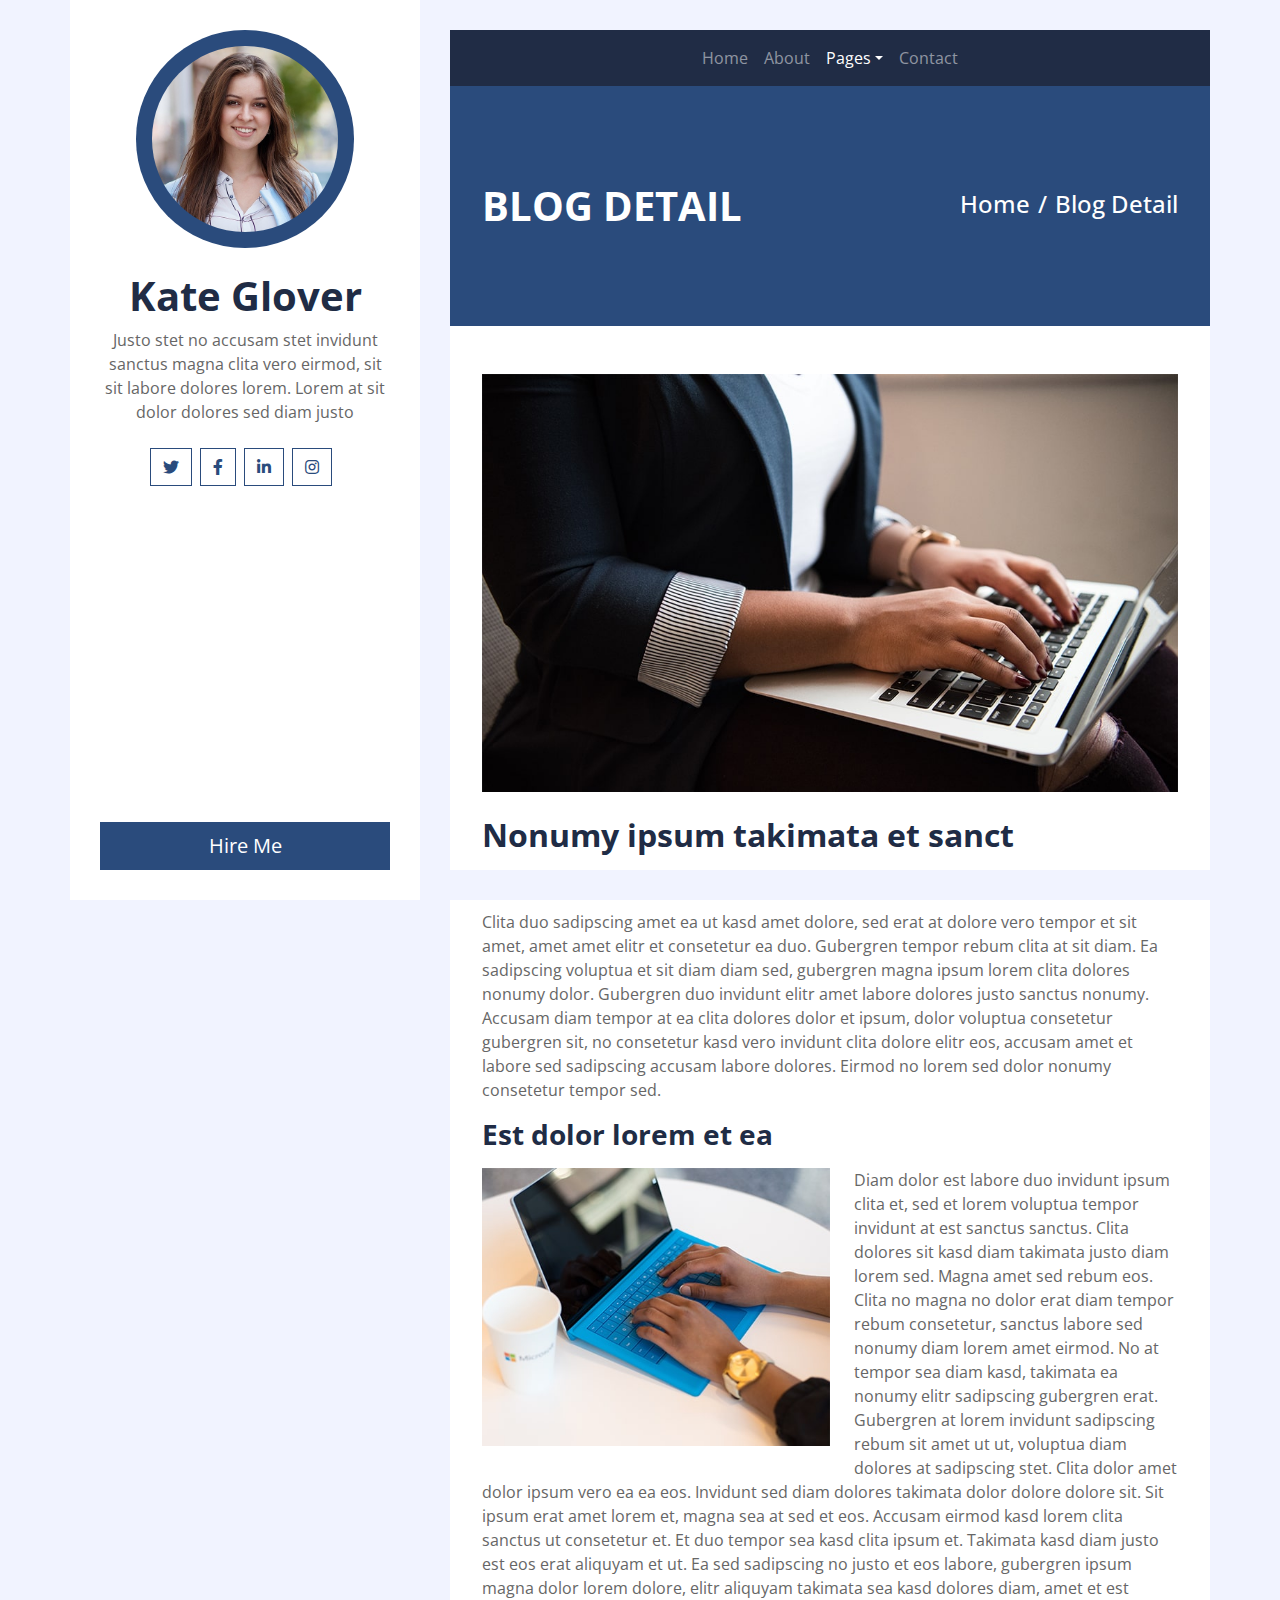
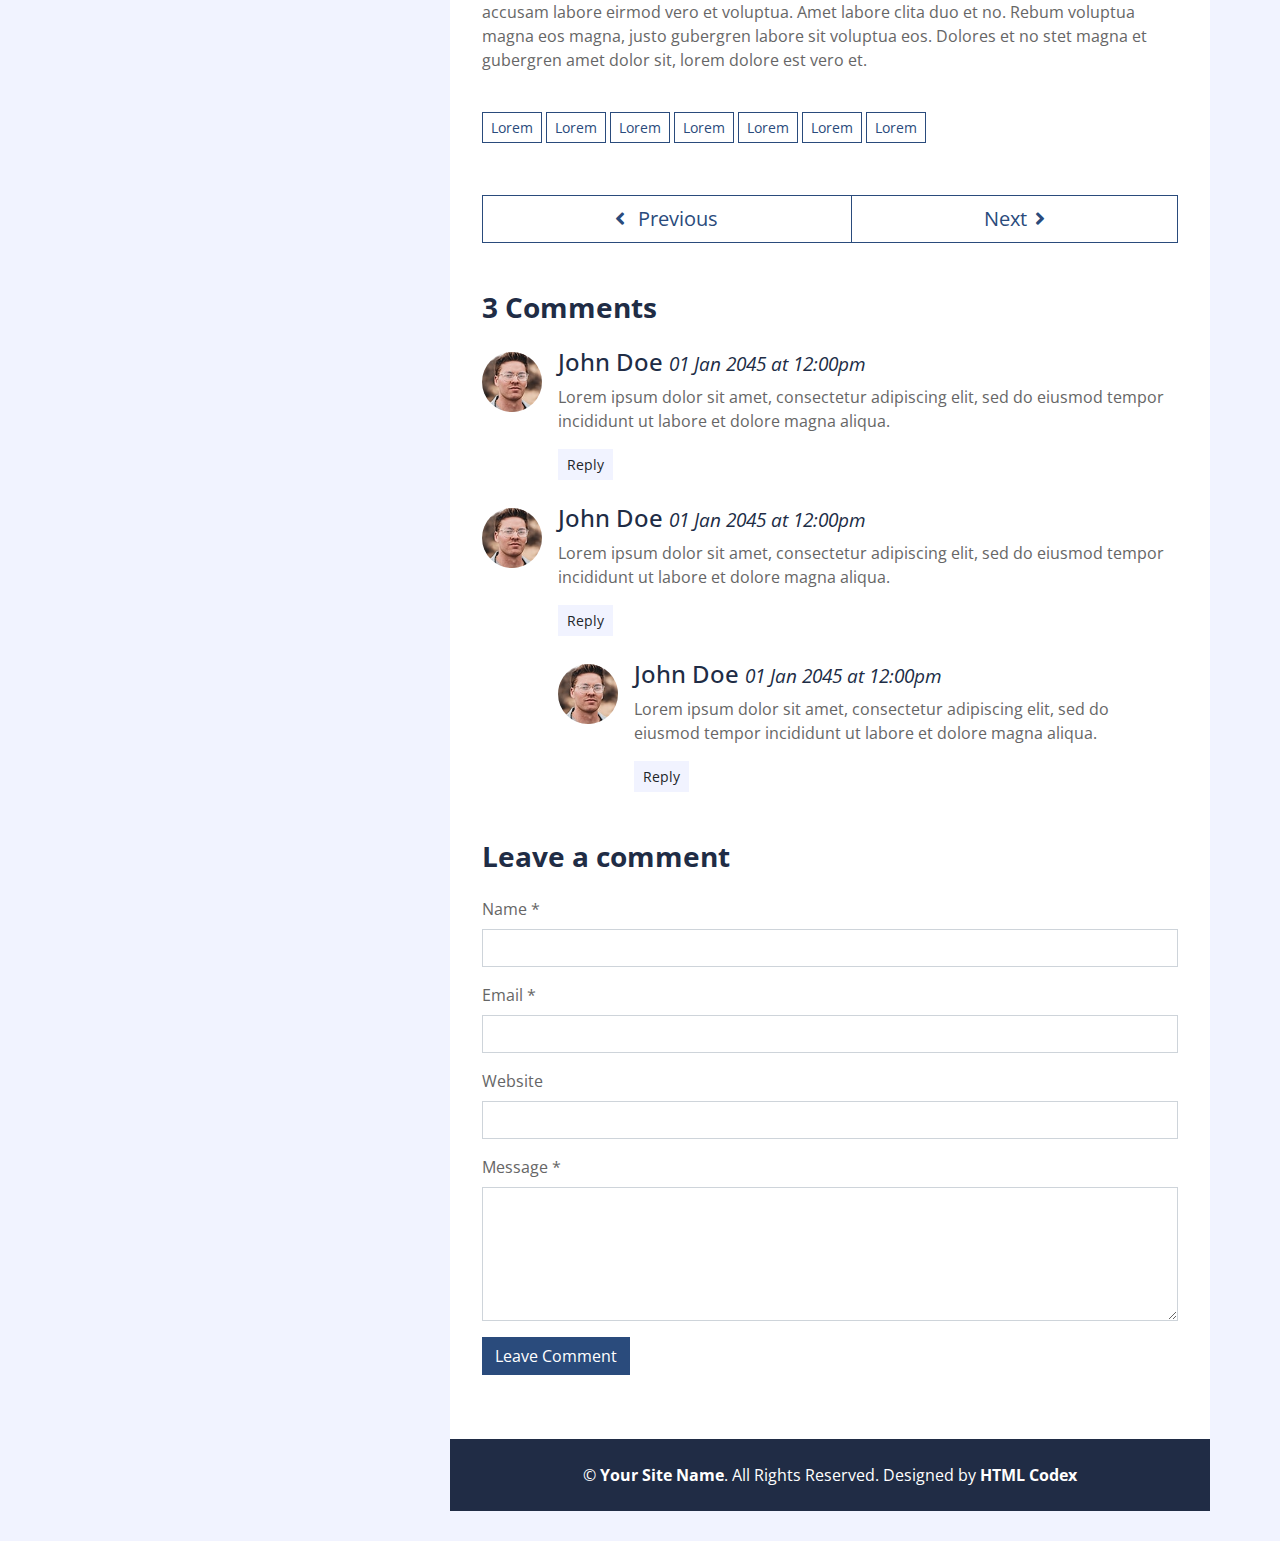
<file: blog/single.html>
<!DOCTYPE html>
<html lang="en">
    <head>
        <meta charset="utf-8">
        <title>Bloggy - Personal Blog Template</title>
        <meta content="width=device-width, initial-scale=1.0" name="viewport">
        <meta content="Free Website Template" name="keywords">
        <meta content="Free Website Template" name="description">

        <!-- Favicon -->
        <link href="img/favicon.ico" rel="icon">

        <!-- Google Fonts -->
        <link href="https://fonts.googleapis.com/css2?family=Open+Sans:300;400;600;700;800&display=swap" rel="stylesheet">

        <!-- Font Awesome -->
        <link href="https://cdnjs.cloudflare.com/ajax/libs/font-awesome/5.10.0/css/all.min.css" rel="stylesheet">

        <!-- Customized Bootstrap Stylesheet -->
        <link href="css/style.css" rel="stylesheet">
    </head>

<body>
    <div class="wrapper">
        <div class="sidebar">
            <div class="sidebar-text d-flex flex-column h-100 justify-content-center text-center">
                <img class="mx-auto d-block w-75 bg-primary img-fluid rounded-circle mb-4 p-3" src="img/profile.jpg" alt="Image">
                <h1 class="font-weight-bold">Kate Glover</h1>
                <p class="mb-4">
                    Justo stet no accusam stet invidunt sanctus magna clita vero eirmod, sit sit labore dolores lorem. Lorem at sit dolor dolores sed diam justo
                </p>
                <div class="d-flex justify-content-center mb-5">
                    <a class="btn btn-outline-primary mr-2" href="#"><i class="fab fa-twitter"></i></a>
                    <a class="btn btn-outline-primary mr-2" href="#"><i class="fab fa-facebook-f"></i></a>
                    <a class="btn btn-outline-primary mr-2" href="#"><i class="fab fa-linkedin-in"></i></a>
                    <a class="btn btn-outline-primary mr-2" href="#"><i class="fab fa-instagram"></i></a>
                </div>
                <a href="" class="btn btn-lg btn-block btn-primary mt-auto">Hire Me</a>
            </div>
            <div class="sidebar-icon d-flex flex-column h-100 justify-content-center text-right">
                <i class="fas fa-2x fa-angle-double-right text-primary"></i>
            </div>
        </div>
        <div class="content">
            <!-- Navbar Start -->
            <div class="container p-0">
                <nav class="navbar navbar-expand-lg bg-secondary navbar-dark">
                    <a href="" class="navbar-brand d-block d-lg-none">Navigation</a>
                    <button type="button" class="navbar-toggler" data-toggle="collapse" data-target="#navbarCollapse">
                        <span class="navbar-toggler-icon"></span>
                    </button>
                    <div class="collapse navbar-collapse justify-content-between" id="navbarCollapse">
                        <div class="navbar-nav m-auto">
                            <a href="index.html" class="nav-item nav-link">Home</a>
                            <a href="about.html" class="nav-item nav-link">About</a>
                            <div class="nav-item dropdown">
                                <a href="#" class="nav-link dropdown-toggle active" data-toggle="dropdown">Pages</a>
                                <div class="dropdown-menu">
                                    <a href="blog.html" class="dropdown-item">Blog Grid</a>
                                    <a href="single.html" class="dropdown-item">Blog Detail</a>
                                </div>
                            </div>
                            <a href="contact.html" class="nav-item nav-link">Contact</a>
                        </div>
                    </div>
                </nav>
            </div>
            <!-- Navbar End -->

            <!-- Page Header Start -->
            <div class="container py-5 px-2 bg-primary">
                <div class="row py-5 px-4">
                    <div class="col-sm-6 text-center text-md-left">
                        <h1 class="mb-3 mb-md-0 text-white text-uppercase font-weight-bold">Blog Detail</h1>
                    </div>
                    <div class="col-sm-6 text-center text-md-right">
                        <div class="d-inline-flex pt-2">
                            <h4 class="m-0 text-white"><a class="text-white" href="">Home</a></h4>
                            <h4 class="m-0 text-white px-2">/</h4>
                            <h4 class="m-0 text-white">Blog Detail</h4>
                        </div>
                    </div>
                </div>
            </div>
            <!-- Page Header End -->

            <!-- Blog Detail Start -->
            <div class="container py-5 px-2 bg-white">
                <div class="row px-4">
                    <div class="col-12">
                        <img class="img-fluid mb-4" src="img/detail.jpg" alt="Image">
                        <h2 class="mb-3 font-weight-bold">Nonumy ipsum takimata et sanct</h2>
                        <div class="d-flex">
                            <p class="mr-3 text-muted"><i class="fa fa-calendar-alt"></i> 01-Jan-2045</p>
                            <p class="mr-3 text-muted"><i class="fa fa-folder"></i> Web Design</p>
                            <p class="mr-3 text-muted"><i class="fa fa-comments"></i> 15 Comments</p>
                        </div>
                        <p>Clita duo sadipscing amet ea ut kasd amet dolore, sed erat at dolore vero tempor et sit amet, amet amet elitr et consetetur ea duo. Gubergren tempor rebum clita at sit diam. Ea sadipscing voluptua et sit diam diam sed, gubergren magna ipsum lorem clita dolores nonumy dolor. Gubergren duo invidunt elitr amet labore dolores justo sanctus nonumy. Accusam diam tempor at ea clita dolores dolor et ipsum, dolor voluptua consetetur gubergren sit, no consetetur kasd vero invidunt clita dolore elitr eos, accusam amet et labore sed sadipscing accusam labore dolores. Eirmod no lorem sed dolor nonumy consetetur tempor sed.</p>
                        <h3 class="mb-3 font-weight-bold">Est dolor lorem et ea</h3>
                        <img class="w-50 float-left mr-4 mb-3" src="img/blog-1.jpg" alt="Image">
                        <p>Diam dolor est labore duo invidunt ipsum clita et, sed et lorem voluptua tempor invidunt at est sanctus sanctus. Clita dolores sit kasd diam takimata justo diam lorem sed. Magna amet sed rebum eos. Clita no magna no dolor erat diam tempor rebum consetetur, sanctus labore sed nonumy diam lorem amet eirmod. No at tempor sea diam kasd, takimata ea nonumy elitr sadipscing gubergren erat. Gubergren at lorem invidunt sadipscing rebum sit amet ut ut, voluptua diam dolores at sadipscing stet. Clita dolor amet dolor ipsum vero ea ea eos. Invidunt sed diam dolores takimata dolor dolore dolore sit. Sit ipsum erat amet lorem et, magna sea at sed et eos. Accusam eirmod kasd lorem clita sanctus ut consetetur et. Et duo tempor sea kasd clita ipsum et. Takimata kasd diam justo est eos erat aliquyam et ut. Ea sed sadipscing no justo et eos labore, gubergren ipsum magna dolor lorem dolore, elitr aliquyam takimata sea kasd dolores diam, amet et est accusam labore eirmod vero et voluptua. Amet labore clita duo et no. Rebum voluptua magna eos magna, justo gubergren labore sit voluptua eos. Dolores et no stet magna et gubergren amet dolor sit, lorem dolore est vero et.</p>
                    </div>
                    <div class="col-12 py-4">
                        <a href="" class="btn btn-sm btn-outline-primary mb-1">Lorem</a>
                        <a href="" class="btn btn-sm btn-outline-primary mb-1">Lorem</a>
                        <a href="" class="btn btn-sm btn-outline-primary mb-1">Lorem</a>
                        <a href="" class="btn btn-sm btn-outline-primary mb-1">Lorem</a>
                        <a href="" class="btn btn-sm btn-outline-primary mb-1">Lorem</a>
                        <a href="" class="btn btn-sm btn-outline-primary mb-1">Lorem</a>
                        <a href="" class="btn btn-sm btn-outline-primary mb-1">Lorem</a>
                    </div>
                    <div class="col-12 py-4">
                        <div class="btn-group btn-group-lg w-100">
                            <button type="button" class="btn btn-outline-primary"><i class="fa fa-angle-left mr-2"></i> Previous</button>
                            <button type="button" class="btn btn-outline-primary">Next<i class="fa fa-angle-right ml-2"></i></button>
                        </div> 
                    </div>
                    <div class="col-12 py-4">
                        <h3 class="mb-4 font-weight-bold">3 Comments</h3>
                        <div class="media mb-4">
                            <img src="img/user.jpg" alt="Image" class="mr-3 mt-1 rounded-circle" style="width:60px;">
                            <div class="media-body">
                                <h4>John Doe <small><i>01 Jan 2045 at 12:00pm</i></small></h4>
                                <p>Lorem ipsum dolor sit amet, consectetur adipiscing elit, sed do eiusmod tempor incididunt ut labore et dolore magna aliqua.
                                </p>
                                <button class="btn btn-sm btn-light">Reply</button>
                            </div>
                        </div>
                        <div class="media mb-4">
                            <img src="img/user.jpg" alt="Image" class="mr-3 mt-1 rounded-circle"
                                style="width:60px;">
                            <div class="media-body">
                                <h4>John Doe <small><i>01 Jan 2045 at 12:00pm</i></small></h4>
                                <p>Lorem ipsum dolor sit amet, consectetur adipiscing elit, sed do eiusmod tempor incididunt ut labore et dolore magna aliqua.
                                </p>
                                <button class="btn btn-sm btn-light">Reply</button>
                                <div class="media mt-4">
                                    <img src="img/user.jpg" alt="Image" class="mr-3 mt-1 rounded-circle"
                                        style="width:60px;">
                                    <div class="media-body">
                                        <h4>John Doe <small><i>01 Jan 2045 at 12:00pm</i></small></h4>
                                        <p>Lorem ipsum dolor sit amet, consectetur adipiscing elit, sed do eiusmod tempor incididunt ut labore et dolore magna aliqua.
                                        </p>
                                        <button class="btn btn-sm btn-light">Reply</button>
                                    </div>
                                </div>
                            </div>
                        </div>
                    </div>
                    <div class="col-12">
                        <h3 class="mb-4 font-weight-bold">Leave a comment</h3>
                        <form>
                            <div class="form-group">
                                <label for="name">Name *</label>
                                <input type="text" class="form-control" id="name">
                            </div>
                            <div class="form-group">
                                <label for="email">Email *</label>
                                <input type="email" class="form-control" id="email">
                            </div>
                            <div class="form-group">
                                <label for="website">Website</label>
                                <input type="url" class="form-control" id="website">
                            </div>

                            <div class="form-group">
                                <label for="message">Message *</label>
                                <textarea id="message" cols="30" rows="5" class="form-control"></textarea>
                            </div>
                            <div class="form-group">
                                <input type="submit" value="Leave Comment" class="btn btn-primary">
                            </div>
                        </form>
                    </div>
                </div>
            </div>
            <!-- Blog Detail End -->
                
            <!-- Footer Start -->
            <div class="container py-4 bg-secondary text-center">
                <p class="m-0 text-white">
                    &copy; <a class="text-white font-weight-bold" href="#">Your Site Name</a>. All Rights Reserved. Designed by <a class="text-white font-weight-bold" href="https://htmlcodex.com">HTML Codex</a>
                </p>
            </div>
            <!-- Footer End -->
        </div>
    </div>
        
    <!-- Back to Top -->
    <a href="#" class="back-to-top"><i class="fa fa-angle-double-up"></i></a>
    
    <!-- JavaScript Libraries -->
    <script src="https://code.jquery.com/jquery-3.4.1.min.js"></script>
    <script src="https://stackpath.bootstrapcdn.com/bootstrap/4.4.1/js/bootstrap.bundle.min.js"></script>
    <script src="lib/easing/easing.min.js"></script>
    <script src="lib/waypoints/waypoints.min.js"></script>

    <!-- Contact Javascript File -->
    <script src="mail/jqBootstrapValidation.min.js"></script>
    <script src="mail/contact.js"></script>

    <!-- Template Javascript -->
    <script src="js/main.js"></script>
</body>
</html>
</file>
<file: blog/css/style.css>
@charset "UTF-8";
/******* Bootstrap Theming ********/
/*!
 * Bootstrap v4.5.3 (https://getbootstrap.com/)
 * Copyright 2011-2020 The Bootstrap Authors
 * Copyright 2011-2020 Twitter, Inc.
 * Licensed under MIT (https://github.com/twbs/bootstrap/blob/main/LICENSE)
 */
:root {
  --blue: #007bff;
  --indigo: #6610f2;
  --purple: #6f42c1;
  --pink: #e83e8c;
  --red: #dc3545;
  --orange: #fd7e14;
  --yellow: #ffc107;
  --green: #28a745;
  --teal: #20c997;
  --cyan: #17a2b8;
  --white: #fff;
  --gray: #6c757d;
  --gray-dark: #343a40;
  --primary: #2A4B7C;
  --secondary: #202C45;
  --success: #28a745;
  --info: #17a2b8;
  --warning: #ffc107;
  --danger: #dc3545;
  --light: #f1f3ff;
  --dark: #343a40;
  --breakpoint-xs: 0;
  --breakpoint-sm: 576px;
  --breakpoint-md: 768px;
  --breakpoint-lg: 992px;
  --breakpoint-xl: 1200px;
  --font-family-sans-serif: -apple-system, BlinkMacSystemFont, "Segoe UI", Roboto, "Helvetica Neue", Arial, "Noto Sans", sans-serif, "Apple Color Emoji", "Segoe UI Emoji", "Segoe UI Symbol", "Noto Color Emoji";
  --font-family-monospace: SFMono-Regular, Menlo, Monaco, Consolas, "Liberation Mono", "Courier New", monospace;
}

*,
*::before,
*::after {
  box-sizing: border-box;
}

html {
  font-family: sans-serif;
  line-height: 1.15;
  -webkit-text-size-adjust: 100%;
  -webkit-tap-highlight-color: rgba(0, 0, 0, 0);
}

article, aside, figcaption, figure, footer, header, hgroup, main, nav, section {
  display: block;
}

body {
  margin: 0;
  font-family: "Open Sans", sans-serif;
  font-size: 1rem;
  font-weight: 400;
  line-height: 1.5;
  color: #666666;
  text-align: left;
  background-color: #f1f3ff;
}

[tabindex="-1"]:focus:not(:focus-visible) {
  outline: 0 !important;
}

hr {
  box-sizing: content-box;
  height: 0;
  overflow: visible;
}

h1, h2, h3, h4, h5, h6 {
  margin-top: 0;
  margin-bottom: 0.5rem;
}

p {
  margin-top: 0;
  margin-bottom: 1rem;
}

abbr[title],
abbr[data-original-title] {
  text-decoration: underline;
  text-decoration: underline dotted;
  cursor: help;
  border-bottom: 0;
  text-decoration-skip-ink: none;
}

address {
  margin-bottom: 1rem;
  font-style: normal;
  line-height: inherit;
}

ol,
ul,
dl {
  margin-top: 0;
  margin-bottom: 1rem;
}

ol ol,
ul ul,
ol ul,
ul ol {
  margin-bottom: 0;
}

dt {
  font-weight: 700;
}

dd {
  margin-bottom: 0.5rem;
  margin-left: 0;
}

blockquote {
  margin: 0 0 1rem;
}

b,
strong {
  font-weight: bolder;
}

small {
  font-size: 80%;
}

sub,
sup {
  position: relative;
  font-size: 75%;
  line-height: 0;
  vertical-align: baseline;
}

sub {
  bottom: -0.25em;
}

sup {
  top: -0.5em;
}

a {
  color: #2A4B7C;
  text-decoration: none;
  background-color: transparent;
}
a:hover {
  color: #172843;
  text-decoration: underline;
}

a:not([href]):not([class]) {
  color: inherit;
  text-decoration: none;
}
a:not([href]):not([class]):hover {
  color: inherit;
  text-decoration: none;
}

pre,
code,
kbd,
samp {
  font-family: SFMono-Regular, Menlo, Monaco, Consolas, "Liberation Mono", "Courier New", monospace;
  font-size: 1em;
}

pre {
  margin-top: 0;
  margin-bottom: 1rem;
  overflow: auto;
  -ms-overflow-style: scrollbar;
}

figure {
  margin: 0 0 1rem;
}

img {
  vertical-align: middle;
  border-style: none;
}

svg {
  overflow: hidden;
  vertical-align: middle;
}

table {
  border-collapse: collapse;
}

caption {
  padding-top: 0.75rem;
  padding-bottom: 0.75rem;
  color: #6c757d;
  text-align: left;
  caption-side: bottom;
}

th {
  text-align: inherit;
  text-align: -webkit-match-parent;
}

label {
  display: inline-block;
  margin-bottom: 0.5rem;
}

button {
  border-radius: 0;
}

button:focus {
  outline: 1px dotted;
  outline: 5px auto -webkit-focus-ring-color;
}

input,
button,
select,
optgroup,
textarea {
  margin: 0;
  font-family: inherit;
  font-size: inherit;
  line-height: inherit;
}

button,
input {
  overflow: visible;
}

button,
select {
  text-transform: none;
}

[role=button] {
  cursor: pointer;
}

select {
  word-wrap: normal;
}

button,
[type=button],
[type=reset],
[type=submit] {
  -webkit-appearance: button;
}

button:not(:disabled),
[type=button]:not(:disabled),
[type=reset]:not(:disabled),
[type=submit]:not(:disabled) {
  cursor: pointer;
}

button::-moz-focus-inner,
[type=button]::-moz-focus-inner,
[type=reset]::-moz-focus-inner,
[type=submit]::-moz-focus-inner {
  padding: 0;
  border-style: none;
}

input[type=radio],
input[type=checkbox] {
  box-sizing: border-box;
  padding: 0;
}

textarea {
  overflow: auto;
  resize: vertical;
}

fieldset {
  min-width: 0;
  padding: 0;
  margin: 0;
  border: 0;
}

legend {
  display: block;
  width: 100%;
  max-width: 100%;
  padding: 0;
  margin-bottom: 0.5rem;
  font-size: 1.5rem;
  line-height: inherit;
  color: inherit;
  white-space: normal;
}

progress {
  vertical-align: baseline;
}

[type=number]::-webkit-inner-spin-button,
[type=number]::-webkit-outer-spin-button {
  height: auto;
}

[type=search] {
  outline-offset: -2px;
  -webkit-appearance: none;
}

[type=search]::-webkit-search-decoration {
  -webkit-appearance: none;
}

::-webkit-file-upload-button {
  font: inherit;
  -webkit-appearance: button;
}

output {
  display: inline-block;
}

summary {
  display: list-item;
  cursor: pointer;
}

template {
  display: none;
}

[hidden] {
  display: none !important;
}

h1, h2, h3, h4, h5, h6,
.h1, .h2, .h3, .h4, .h5, .h6 {
  margin-bottom: 0.5rem;
  font-weight: 500;
  line-height: 1.2;
  color: #202C45;
}

h1, .h1 {
  font-size: 2.5rem;
}

h2, .h2 {
  font-size: 2rem;
}

h3, .h3 {
  font-size: 1.75rem;
}

h4, .h4 {
  font-size: 1.5rem;
}

h5, .h5 {
  font-size: 1.25rem;
}

h6, .h6 {
  font-size: 1rem;
}

.lead {
  font-size: 1.25rem;
  font-weight: 300;
}

.display-1 {
  font-size: 6rem;
  font-weight: 300;
  line-height: 1.2;
}

.display-2 {
  font-size: 5.5rem;
  font-weight: 300;
  line-height: 1.2;
}

.display-3 {
  font-size: 4.5rem;
  font-weight: 300;
  line-height: 1.2;
}

.display-4 {
  font-size: 3.5rem;
  font-weight: 300;
  line-height: 1.2;
}

hr {
  margin-top: 1rem;
  margin-bottom: 1rem;
  border: 0;
  border-top: 1px solid rgba(0, 0, 0, 0.1);
}

small,
.small {
  font-size: 80%;
  font-weight: 400;
}

mark,
.mark {
  padding: 0.2em;
  background-color: #fcf8e3;
}

.list-unstyled {
  padding-left: 0;
  list-style: none;
}

.list-inline {
  padding-left: 0;
  list-style: none;
}

.list-inline-item {
  display: inline-block;
}
.list-inline-item:not(:last-child) {
  margin-right: 0.5rem;
}

.initialism {
  font-size: 90%;
  text-transform: uppercase;
}

.blockquote {
  margin-bottom: 1rem;
  font-size: 1.25rem;
}

.blockquote-footer {
  display: block;
  font-size: 80%;
  color: #6c757d;
}
.blockquote-footer::before {
  content: "— ";
}

.img-fluid {
  max-width: 100%;
  height: auto;
}

.img-thumbnail {
  padding: 0.25rem;
  background-color: #f1f3ff;
  border: 1px solid #dee2e6;
  max-width: 100%;
  height: auto;
}

.figure {
  display: inline-block;
}

.figure-img {
  margin-bottom: 0.5rem;
  line-height: 1;
}

.figure-caption {
  font-size: 90%;
  color: #6c757d;
}

code {
  font-size: 87.5%;
  color: #e83e8c;
  word-wrap: break-word;
}
a > code {
  color: inherit;
}

kbd {
  padding: 0.2rem 0.4rem;
  font-size: 87.5%;
  color: #fff;
  background-color: #212529;
}
kbd kbd {
  padding: 0;
  font-size: 100%;
  font-weight: 700;
}

pre {
  display: block;
  font-size: 87.5%;
  color: #212529;
}
pre code {
  font-size: inherit;
  color: inherit;
  word-break: normal;
}

.pre-scrollable {
  max-height: 340px;
  overflow-y: scroll;
}

.container,
.container-fluid,
.container-xl,
.container-lg,
.container-md,
.container-sm {
  width: 100%;
  padding-right: 15px;
  padding-left: 15px;
  margin-right: auto;
  margin-left: auto;
}

@media (min-width: 576px) {
  .container-sm, .container {
    max-width: 540px;
  }
}
@media (min-width: 768px) {
  .container-md, .container-sm, .container {
    max-width: 720px;
  }
}
@media (min-width: 992px) {
  .container-lg, .container-md, .container-sm, .container {
    max-width: 960px;
  }
}
@media (min-width: 1200px) {
  .container-xl, .container-lg, .container-md, .container-sm, .container {
    max-width: 1140px;
  }
}
.row {
  display: flex;
  flex-wrap: wrap;
  margin-right: -15px;
  margin-left: -15px;
}

.no-gutters {
  margin-right: 0;
  margin-left: 0;
}
.no-gutters > .col,
.no-gutters > [class*=col-] {
  padding-right: 0;
  padding-left: 0;
}

.col-xl,
.col-xl-auto, .col-xl-12, .col-xl-11, .col-xl-10, .col-xl-9, .col-xl-8, .col-xl-7, .col-xl-6, .col-xl-5, .col-xl-4, .col-xl-3, .col-xl-2, .col-xl-1, .col-lg,
.col-lg-auto, .col-lg-12, .col-lg-11, .col-lg-10, .col-lg-9, .col-lg-8, .col-lg-7, .col-lg-6, .col-lg-5, .col-lg-4, .col-lg-3, .col-lg-2, .col-lg-1, .col-md,
.col-md-auto, .col-md-12, .col-md-11, .col-md-10, .col-md-9, .col-md-8, .col-md-7, .col-md-6, .col-md-5, .col-md-4, .col-md-3, .col-md-2, .col-md-1, .col-sm,
.col-sm-auto, .col-sm-12, .col-sm-11, .col-sm-10, .col-sm-9, .col-sm-8, .col-sm-7, .col-sm-6, .col-sm-5, .col-sm-4, .col-sm-3, .col-sm-2, .col-sm-1, .col,
.col-auto, .col-12, .col-11, .col-10, .col-9, .col-8, .col-7, .col-6, .col-5, .col-4, .col-3, .col-2, .col-1 {
  position: relative;
  width: 100%;
  padding-right: 15px;
  padding-left: 15px;
}

.col {
  flex-basis: 0;
  flex-grow: 1;
  max-width: 100%;
}

.row-cols-1 > * {
  flex: 0 0 100%;
  max-width: 100%;
}

.row-cols-2 > * {
  flex: 0 0 50%;
  max-width: 50%;
}

.row-cols-3 > * {
  flex: 0 0 33.3333333333%;
  max-width: 33.3333333333%;
}

.row-cols-4 > * {
  flex: 0 0 25%;
  max-width: 25%;
}

.row-cols-5 > * {
  flex: 0 0 20%;
  max-width: 20%;
}

.row-cols-6 > * {
  flex: 0 0 16.6666666667%;
  max-width: 16.6666666667%;
}

.col-auto {
  flex: 0 0 auto;
  width: auto;
  max-width: 100%;
}

.col-1 {
  flex: 0 0 8.3333333333%;
  max-width: 8.3333333333%;
}

.col-2 {
  flex: 0 0 16.6666666667%;
  max-width: 16.6666666667%;
}

.col-3 {
  flex: 0 0 25%;
  max-width: 25%;
}

.col-4 {
  flex: 0 0 33.3333333333%;
  max-width: 33.3333333333%;
}

.col-5 {
  flex: 0 0 41.6666666667%;
  max-width: 41.6666666667%;
}

.col-6 {
  flex: 0 0 50%;
  max-width: 50%;
}

.col-7 {
  flex: 0 0 58.3333333333%;
  max-width: 58.3333333333%;
}

.col-8 {
  flex: 0 0 66.6666666667%;
  max-width: 66.6666666667%;
}

.col-9 {
  flex: 0 0 75%;
  max-width: 75%;
}

.col-10 {
  flex: 0 0 83.3333333333%;
  max-width: 83.3333333333%;
}

.col-11 {
  flex: 0 0 91.6666666667%;
  max-width: 91.6666666667%;
}

.col-12 {
  flex: 0 0 100%;
  max-width: 100%;
}

.order-first {
  order: -1;
}

.order-last {
  order: 13;
}

.order-0 {
  order: 0;
}

.order-1 {
  order: 1;
}

.order-2 {
  order: 2;
}

.order-3 {
  order: 3;
}

.order-4 {
  order: 4;
}

.order-5 {
  order: 5;
}

.order-6 {
  order: 6;
}

.order-7 {
  order: 7;
}

.order-8 {
  order: 8;
}

.order-9 {
  order: 9;
}

.order-10 {
  order: 10;
}

.order-11 {
  order: 11;
}

.order-12 {
  order: 12;
}

.offset-1 {
  margin-left: 8.3333333333%;
}

.offset-2 {
  margin-left: 16.6666666667%;
}

.offset-3 {
  margin-left: 25%;
}

.offset-4 {
  margin-left: 33.3333333333%;
}

.offset-5 {
  margin-left: 41.6666666667%;
}

.offset-6 {
  margin-left: 50%;
}

.offset-7 {
  margin-left: 58.3333333333%;
}

.offset-8 {
  margin-left: 66.6666666667%;
}

.offset-9 {
  margin-left: 75%;
}

.offset-10 {
  margin-left: 83.3333333333%;
}

.offset-11 {
  margin-left: 91.6666666667%;
}

@media (min-width: 576px) {
  .col-sm {
    flex-basis: 0;
    flex-grow: 1;
    max-width: 100%;
  }

  .row-cols-sm-1 > * {
    flex: 0 0 100%;
    max-width: 100%;
  }

  .row-cols-sm-2 > * {
    flex: 0 0 50%;
    max-width: 50%;
  }

  .row-cols-sm-3 > * {
    flex: 0 0 33.3333333333%;
    max-width: 33.3333333333%;
  }

  .row-cols-sm-4 > * {
    flex: 0 0 25%;
    max-width: 25%;
  }

  .row-cols-sm-5 > * {
    flex: 0 0 20%;
    max-width: 20%;
  }

  .row-cols-sm-6 > * {
    flex: 0 0 16.6666666667%;
    max-width: 16.6666666667%;
  }

  .col-sm-auto {
    flex: 0 0 auto;
    width: auto;
    max-width: 100%;
  }

  .col-sm-1 {
    flex: 0 0 8.3333333333%;
    max-width: 8.3333333333%;
  }

  .col-sm-2 {
    flex: 0 0 16.6666666667%;
    max-width: 16.6666666667%;
  }

  .col-sm-3 {
    flex: 0 0 25%;
    max-width: 25%;
  }

  .col-sm-4 {
    flex: 0 0 33.3333333333%;
    max-width: 33.3333333333%;
  }

  .col-sm-5 {
    flex: 0 0 41.6666666667%;
    max-width: 41.6666666667%;
  }

  .col-sm-6 {
    flex: 0 0 50%;
    max-width: 50%;
  }

  .col-sm-7 {
    flex: 0 0 58.3333333333%;
    max-width: 58.3333333333%;
  }

  .col-sm-8 {
    flex: 0 0 66.6666666667%;
    max-width: 66.6666666667%;
  }

  .col-sm-9 {
    flex: 0 0 75%;
    max-width: 75%;
  }

  .col-sm-10 {
    flex: 0 0 83.3333333333%;
    max-width: 83.3333333333%;
  }

  .col-sm-11 {
    flex: 0 0 91.6666666667%;
    max-width: 91.6666666667%;
  }

  .col-sm-12 {
    flex: 0 0 100%;
    max-width: 100%;
  }

  .order-sm-first {
    order: -1;
  }

  .order-sm-last {
    order: 13;
  }

  .order-sm-0 {
    order: 0;
  }

  .order-sm-1 {
    order: 1;
  }

  .order-sm-2 {
    order: 2;
  }

  .order-sm-3 {
    order: 3;
  }

  .order-sm-4 {
    order: 4;
  }

  .order-sm-5 {
    order: 5;
  }

  .order-sm-6 {
    order: 6;
  }

  .order-sm-7 {
    order: 7;
  }

  .order-sm-8 {
    order: 8;
  }

  .order-sm-9 {
    order: 9;
  }

  .order-sm-10 {
    order: 10;
  }

  .order-sm-11 {
    order: 11;
  }

  .order-sm-12 {
    order: 12;
  }

  .offset-sm-0 {
    margin-left: 0;
  }

  .offset-sm-1 {
    margin-left: 8.3333333333%;
  }

  .offset-sm-2 {
    margin-left: 16.6666666667%;
  }

  .offset-sm-3 {
    margin-left: 25%;
  }

  .offset-sm-4 {
    margin-left: 33.3333333333%;
  }

  .offset-sm-5 {
    margin-left: 41.6666666667%;
  }

  .offset-sm-6 {
    margin-left: 50%;
  }

  .offset-sm-7 {
    margin-left: 58.3333333333%;
  }

  .offset-sm-8 {
    margin-left: 66.6666666667%;
  }

  .offset-sm-9 {
    margin-left: 75%;
  }

  .offset-sm-10 {
    margin-left: 83.3333333333%;
  }

  .offset-sm-11 {
    margin-left: 91.6666666667%;
  }
}
@media (min-width: 768px) {
  .col-md {
    flex-basis: 0;
    flex-grow: 1;
    max-width: 100%;
  }

  .row-cols-md-1 > * {
    flex: 0 0 100%;
    max-width: 100%;
  }

  .row-cols-md-2 > * {
    flex: 0 0 50%;
    max-width: 50%;
  }

  .row-cols-md-3 > * {
    flex: 0 0 33.3333333333%;
    max-width: 33.3333333333%;
  }

  .row-cols-md-4 > * {
    flex: 0 0 25%;
    max-width: 25%;
  }

  .row-cols-md-5 > * {
    flex: 0 0 20%;
    max-width: 20%;
  }

  .row-cols-md-6 > * {
    flex: 0 0 16.6666666667%;
    max-width: 16.6666666667%;
  }

  .col-md-auto {
    flex: 0 0 auto;
    width: auto;
    max-width: 100%;
  }

  .col-md-1 {
    flex: 0 0 8.3333333333%;
    max-width: 8.3333333333%;
  }

  .col-md-2 {
    flex: 0 0 16.6666666667%;
    max-width: 16.6666666667%;
  }

  .col-md-3 {
    flex: 0 0 25%;
    max-width: 25%;
  }

  .col-md-4 {
    flex: 0 0 33.3333333333%;
    max-width: 33.3333333333%;
  }

  .col-md-5 {
    flex: 0 0 41.6666666667%;
    max-width: 41.6666666667%;
  }

  .col-md-6 {
    flex: 0 0 50%;
    max-width: 50%;
  }

  .col-md-7 {
    flex: 0 0 58.3333333333%;
    max-width: 58.3333333333%;
  }

  .col-md-8 {
    flex: 0 0 66.6666666667%;
    max-width: 66.6666666667%;
  }

  .col-md-9 {
    flex: 0 0 75%;
    max-width: 75%;
  }

  .col-md-10 {
    flex: 0 0 83.3333333333%;
    max-width: 83.3333333333%;
  }

  .col-md-11 {
    flex: 0 0 91.6666666667%;
    max-width: 91.6666666667%;
  }

  .col-md-12 {
    flex: 0 0 100%;
    max-width: 100%;
  }

  .order-md-first {
    order: -1;
  }

  .order-md-last {
    order: 13;
  }

  .order-md-0 {
    order: 0;
  }

  .order-md-1 {
    order: 1;
  }

  .order-md-2 {
    order: 2;
  }

  .order-md-3 {
    order: 3;
  }

  .order-md-4 {
    order: 4;
  }

  .order-md-5 {
    order: 5;
  }

  .order-md-6 {
    order: 6;
  }

  .order-md-7 {
    order: 7;
  }

  .order-md-8 {
    order: 8;
  }

  .order-md-9 {
    order: 9;
  }

  .order-md-10 {
    order: 10;
  }

  .order-md-11 {
    order: 11;
  }

  .order-md-12 {
    order: 12;
  }

  .offset-md-0 {
    margin-left: 0;
  }

  .offset-md-1 {
    margin-left: 8.3333333333%;
  }

  .offset-md-2 {
    margin-left: 16.6666666667%;
  }

  .offset-md-3 {
    margin-left: 25%;
  }

  .offset-md-4 {
    margin-left: 33.3333333333%;
  }

  .offset-md-5 {
    margin-left: 41.6666666667%;
  }

  .offset-md-6 {
    margin-left: 50%;
  }

  .offset-md-7 {
    margin-left: 58.3333333333%;
  }

  .offset-md-8 {
    margin-left: 66.6666666667%;
  }

  .offset-md-9 {
    margin-left: 75%;
  }

  .offset-md-10 {
    margin-left: 83.3333333333%;
  }

  .offset-md-11 {
    margin-left: 91.6666666667%;
  }
}
@media (min-width: 992px) {
  .col-lg {
    flex-basis: 0;
    flex-grow: 1;
    max-width: 100%;
  }

  .row-cols-lg-1 > * {
    flex: 0 0 100%;
    max-width: 100%;
  }

  .row-cols-lg-2 > * {
    flex: 0 0 50%;
    max-width: 50%;
  }

  .row-cols-lg-3 > * {
    flex: 0 0 33.3333333333%;
    max-width: 33.3333333333%;
  }

  .row-cols-lg-4 > * {
    flex: 0 0 25%;
    max-width: 25%;
  }

  .row-cols-lg-5 > * {
    flex: 0 0 20%;
    max-width: 20%;
  }

  .row-cols-lg-6 > * {
    flex: 0 0 16.6666666667%;
    max-width: 16.6666666667%;
  }

  .col-lg-auto {
    flex: 0 0 auto;
    width: auto;
    max-width: 100%;
  }

  .col-lg-1 {
    flex: 0 0 8.3333333333%;
    max-width: 8.3333333333%;
  }

  .col-lg-2 {
    flex: 0 0 16.6666666667%;
    max-width: 16.6666666667%;
  }

  .col-lg-3 {
    flex: 0 0 25%;
    max-width: 25%;
  }

  .col-lg-4 {
    flex: 0 0 33.3333333333%;
    max-width: 33.3333333333%;
  }

  .col-lg-5 {
    flex: 0 0 41.6666666667%;
    max-width: 41.6666666667%;
  }

  .col-lg-6 {
    flex: 0 0 50%;
    max-width: 50%;
  }

  .col-lg-7 {
    flex: 0 0 58.3333333333%;
    max-width: 58.3333333333%;
  }

  .col-lg-8 {
    flex: 0 0 66.6666666667%;
    max-width: 66.6666666667%;
  }

  .col-lg-9 {
    flex: 0 0 75%;
    max-width: 75%;
  }

  .col-lg-10 {
    flex: 0 0 83.3333333333%;
    max-width: 83.3333333333%;
  }

  .col-lg-11 {
    flex: 0 0 91.6666666667%;
    max-width: 91.6666666667%;
  }

  .col-lg-12 {
    flex: 0 0 100%;
    max-width: 100%;
  }

  .order-lg-first {
    order: -1;
  }

  .order-lg-last {
    order: 13;
  }

  .order-lg-0 {
    order: 0;
  }

  .order-lg-1 {
    order: 1;
  }

  .order-lg-2 {
    order: 2;
  }

  .order-lg-3 {
    order: 3;
  }

  .order-lg-4 {
    order: 4;
  }

  .order-lg-5 {
    order: 5;
  }

  .order-lg-6 {
    order: 6;
  }

  .order-lg-7 {
    order: 7;
  }

  .order-lg-8 {
    order: 8;
  }

  .order-lg-9 {
    order: 9;
  }

  .order-lg-10 {
    order: 10;
  }

  .order-lg-11 {
    order: 11;
  }

  .order-lg-12 {
    order: 12;
  }

  .offset-lg-0 {
    margin-left: 0;
  }

  .offset-lg-1 {
    margin-left: 8.3333333333%;
  }

  .offset-lg-2 {
    margin-left: 16.6666666667%;
  }

  .offset-lg-3 {
    margin-left: 25%;
  }

  .offset-lg-4 {
    margin-left: 33.3333333333%;
  }

  .offset-lg-5 {
    margin-left: 41.6666666667%;
  }

  .offset-lg-6 {
    margin-left: 50%;
  }

  .offset-lg-7 {
    margin-left: 58.3333333333%;
  }

  .offset-lg-8 {
    margin-left: 66.6666666667%;
  }

  .offset-lg-9 {
    margin-left: 75%;
  }

  .offset-lg-10 {
    margin-left: 83.3333333333%;
  }

  .offset-lg-11 {
    margin-left: 91.6666666667%;
  }
}
@media (min-width: 1200px) {
  .col-xl {
    flex-basis: 0;
    flex-grow: 1;
    max-width: 100%;
  }

  .row-cols-xl-1 > * {
    flex: 0 0 100%;
    max-width: 100%;
  }

  .row-cols-xl-2 > * {
    flex: 0 0 50%;
    max-width: 50%;
  }

  .row-cols-xl-3 > * {
    flex: 0 0 33.3333333333%;
    max-width: 33.3333333333%;
  }

  .row-cols-xl-4 > * {
    flex: 0 0 25%;
    max-width: 25%;
  }

  .row-cols-xl-5 > * {
    flex: 0 0 20%;
    max-width: 20%;
  }

  .row-cols-xl-6 > * {
    flex: 0 0 16.6666666667%;
    max-width: 16.6666666667%;
  }

  .col-xl-auto {
    flex: 0 0 auto;
    width: auto;
    max-width: 100%;
  }

  .col-xl-1 {
    flex: 0 0 8.3333333333%;
    max-width: 8.3333333333%;
  }

  .col-xl-2 {
    flex: 0 0 16.6666666667%;
    max-width: 16.6666666667%;
  }

  .col-xl-3 {
    flex: 0 0 25%;
    max-width: 25%;
  }

  .col-xl-4 {
    flex: 0 0 33.3333333333%;
    max-width: 33.3333333333%;
  }

  .col-xl-5 {
    flex: 0 0 41.6666666667%;
    max-width: 41.6666666667%;
  }

  .col-xl-6 {
    flex: 0 0 50%;
    max-width: 50%;
  }

  .col-xl-7 {
    flex: 0 0 58.3333333333%;
    max-width: 58.3333333333%;
  }

  .col-xl-8 {
    flex: 0 0 66.6666666667%;
    max-width: 66.6666666667%;
  }

  .col-xl-9 {
    flex: 0 0 75%;
    max-width: 75%;
  }

  .col-xl-10 {
    flex: 0 0 83.3333333333%;
    max-width: 83.3333333333%;
  }

  .col-xl-11 {
    flex: 0 0 91.6666666667%;
    max-width: 91.6666666667%;
  }

  .col-xl-12 {
    flex: 0 0 100%;
    max-width: 100%;
  }

  .order-xl-first {
    order: -1;
  }

  .order-xl-last {
    order: 13;
  }

  .order-xl-0 {
    order: 0;
  }

  .order-xl-1 {
    order: 1;
  }

  .order-xl-2 {
    order: 2;
  }

  .order-xl-3 {
    order: 3;
  }

  .order-xl-4 {
    order: 4;
  }

  .order-xl-5 {
    order: 5;
  }

  .order-xl-6 {
    order: 6;
  }

  .order-xl-7 {
    order: 7;
  }

  .order-xl-8 {
    order: 8;
  }

  .order-xl-9 {
    order: 9;
  }

  .order-xl-10 {
    order: 10;
  }

  .order-xl-11 {
    order: 11;
  }

  .order-xl-12 {
    order: 12;
  }

  .offset-xl-0 {
    margin-left: 0;
  }

  .offset-xl-1 {
    margin-left: 8.3333333333%;
  }

  .offset-xl-2 {
    margin-left: 16.6666666667%;
  }

  .offset-xl-3 {
    margin-left: 25%;
  }

  .offset-xl-4 {
    margin-left: 33.3333333333%;
  }

  .offset-xl-5 {
    margin-left: 41.6666666667%;
  }

  .offset-xl-6 {
    margin-left: 50%;
  }

  .offset-xl-7 {
    margin-left: 58.3333333333%;
  }

  .offset-xl-8 {
    margin-left: 66.6666666667%;
  }

  .offset-xl-9 {
    margin-left: 75%;
  }

  .offset-xl-10 {
    margin-left: 83.3333333333%;
  }

  .offset-xl-11 {
    margin-left: 91.6666666667%;
  }
}
.table {
  width: 100%;
  margin-bottom: 1rem;
  color: #666666;
}
.table th,
.table td {
  padding: 0.75rem;
  vertical-align: top;
  border-top: 1px solid #dee2e6;
}
.table thead th {
  vertical-align: bottom;
  border-bottom: 2px solid #dee2e6;
}
.table tbody + tbody {
  border-top: 2px solid #dee2e6;
}

.table-sm th,
.table-sm td {
  padding: 0.3rem;
}

.table-bordered {
  border: 1px solid #dee2e6;
}
.table-bordered th,
.table-bordered td {
  border: 1px solid #dee2e6;
}
.table-bordered thead th,
.table-bordered thead td {
  border-bottom-width: 2px;
}

.table-borderless th,
.table-borderless td,
.table-borderless thead th,
.table-borderless tbody + tbody {
  border: 0;
}

.table-striped tbody tr:nth-of-type(odd) {
  background-color: rgba(0, 0, 0, 0.05);
}

.table-hover tbody tr:hover {
  color: #666666;
  background-color: rgba(0, 0, 0, 0.075);
}

.table-primary,
.table-primary > th,
.table-primary > td {
  background-color: #c3cdda;
}
.table-primary th,
.table-primary td,
.table-primary thead th,
.table-primary tbody + tbody {
  border-color: #90a1bb;
}

.table-hover .table-primary:hover {
  background-color: #b3c0d0;
}
.table-hover .table-primary:hover > td,
.table-hover .table-primary:hover > th {
  background-color: #b3c0d0;
}

.table-secondary,
.table-secondary > th,
.table-secondary > td {
  background-color: #c1c4cb;
}
.table-secondary th,
.table-secondary td,
.table-secondary thead th,
.table-secondary tbody + tbody {
  border-color: #8b919e;
}

.table-hover .table-secondary:hover {
  background-color: #b3b7bf;
}
.table-hover .table-secondary:hover > td,
.table-hover .table-secondary:hover > th {
  background-color: #b3b7bf;
}

.table-success,
.table-success > th,
.table-success > td {
  background-color: #c3e6cb;
}
.table-success th,
.table-success td,
.table-success thead th,
.table-success tbody + tbody {
  border-color: #8fd19e;
}

.table-hover .table-success:hover {
  background-color: #b1dfbb;
}
.table-hover .table-success:hover > td,
.table-hover .table-success:hover > th {
  background-color: #b1dfbb;
}

.table-info,
.table-info > th,
.table-info > td {
  background-color: #bee5eb;
}
.table-info th,
.table-info td,
.table-info thead th,
.table-info tbody + tbody {
  border-color: #86cfda;
}

.table-hover .table-info:hover {
  background-color: #abdde5;
}
.table-hover .table-info:hover > td,
.table-hover .table-info:hover > th {
  background-color: #abdde5;
}

.table-warning,
.table-warning > th,
.table-warning > td {
  background-color: #ffeeba;
}
.table-warning th,
.table-warning td,
.table-warning thead th,
.table-warning tbody + tbody {
  border-color: #ffdf7e;
}

.table-hover .table-warning:hover {
  background-color: #ffe8a1;
}
.table-hover .table-warning:hover > td,
.table-hover .table-warning:hover > th {
  background-color: #ffe8a1;
}

.table-danger,
.table-danger > th,
.table-danger > td {
  background-color: #f5c6cb;
}
.table-danger th,
.table-danger td,
.table-danger thead th,
.table-danger tbody + tbody {
  border-color: #ed969e;
}

.table-hover .table-danger:hover {
  background-color: #f1b0b7;
}
.table-hover .table-danger:hover > td,
.table-hover .table-danger:hover > th {
  background-color: #f1b0b7;
}

.table-light,
.table-light > th,
.table-light > td {
  background-color: #fbfcff;
}
.table-light th,
.table-light td,
.table-light thead th,
.table-light tbody + tbody {
  border-color: #f8f9ff;
}

.table-hover .table-light:hover {
  background-color: #e2e9ff;
}
.table-hover .table-light:hover > td,
.table-hover .table-light:hover > th {
  background-color: #e2e9ff;
}

.table-dark,
.table-dark > th,
.table-dark > td {
  background-color: #c6c8ca;
}
.table-dark th,
.table-dark td,
.table-dark thead th,
.table-dark tbody + tbody {
  border-color: #95999c;
}

.table-hover .table-dark:hover {
  background-color: #b9bbbe;
}
.table-hover .table-dark:hover > td,
.table-hover .table-dark:hover > th {
  background-color: #b9bbbe;
}

.table-active,
.table-active > th,
.table-active > td {
  background-color: rgba(0, 0, 0, 0.075);
}

.table-hover .table-active:hover {
  background-color: rgba(0, 0, 0, 0.075);
}
.table-hover .table-active:hover > td,
.table-hover .table-active:hover > th {
  background-color: rgba(0, 0, 0, 0.075);
}

.table .thead-dark th {
  color: #fff;
  background-color: #343a40;
  border-color: #454d55;
}
.table .thead-light th {
  color: #495057;
  background-color: #e9ecef;
  border-color: #dee2e6;
}

.table-dark {
  color: #fff;
  background-color: #343a40;
}
.table-dark th,
.table-dark td,
.table-dark thead th {
  border-color: #454d55;
}
.table-dark.table-bordered {
  border: 0;
}
.table-dark.table-striped tbody tr:nth-of-type(odd) {
  background-color: rgba(255, 255, 255, 0.05);
}
.table-dark.table-hover tbody tr:hover {
  color: #fff;
  background-color: rgba(255, 255, 255, 0.075);
}

@media (max-width: 575.98px) {
  .table-responsive-sm {
    display: block;
    width: 100%;
    overflow-x: auto;
    -webkit-overflow-scrolling: touch;
  }
  .table-responsive-sm > .table-bordered {
    border: 0;
  }
}
@media (max-width: 767.98px) {
  .table-responsive-md {
    display: block;
    width: 100%;
    overflow-x: auto;
    -webkit-overflow-scrolling: touch;
  }
  .table-responsive-md > .table-bordered {
    border: 0;
  }
}
@media (max-width: 991.98px) {
  .table-responsive-lg {
    display: block;
    width: 100%;
    overflow-x: auto;
    -webkit-overflow-scrolling: touch;
  }
  .table-responsive-lg > .table-bordered {
    border: 0;
  }
}
@media (max-width: 1199.98px) {
  .table-responsive-xl {
    display: block;
    width: 100%;
    overflow-x: auto;
    -webkit-overflow-scrolling: touch;
  }
  .table-responsive-xl > .table-bordered {
    border: 0;
  }
}
.table-responsive {
  display: block;
  width: 100%;
  overflow-x: auto;
  -webkit-overflow-scrolling: touch;
}
.table-responsive > .table-bordered {
  border: 0;
}

.form-control {
  display: block;
  width: 100%;
  height: calc(1.5em + 0.75rem + 2px);
  padding: 0.375rem 0.75rem;
  font-size: 1rem;
  font-weight: 400;
  line-height: 1.5;
  color: #495057;
  background-color: #fff;
  background-clip: padding-box;
  border: 1px solid #ced4da;
  border-radius: 0;
  transition: border-color 0.15s ease-in-out, box-shadow 0.15s ease-in-out;
}
@media (prefers-reduced-motion: reduce) {
  .form-control {
    transition: none;
  }
}
.form-control::-ms-expand {
  background-color: transparent;
  border: 0;
}
.form-control:-moz-focusring {
  color: transparent;
  text-shadow: 0 0 0 #495057;
}
.form-control:focus {
  color: #495057;
  background-color: #fff;
  border-color: #5d88c8;
  outline: 0;
  box-shadow: 0 0 0 0.2rem rgba(42, 75, 124, 0.25);
}
.form-control::placeholder {
  color: #6c757d;
  opacity: 1;
}
.form-control:disabled, .form-control[readonly] {
  background-color: #e9ecef;
  opacity: 1;
}

input[type=date].form-control,
input[type=time].form-control,
input[type=datetime-local].form-control,
input[type=month].form-control {
  appearance: none;
}

select.form-control:focus::-ms-value {
  color: #495057;
  background-color: #fff;
}

.form-control-file,
.form-control-range {
  display: block;
  width: 100%;
}

.col-form-label {
  padding-top: calc(0.375rem + 1px);
  padding-bottom: calc(0.375rem + 1px);
  margin-bottom: 0;
  font-size: inherit;
  line-height: 1.5;
}

.col-form-label-lg {
  padding-top: calc(0.5rem + 1px);
  padding-bottom: calc(0.5rem + 1px);
  font-size: 1.25rem;
  line-height: 1.5;
}

.col-form-label-sm {
  padding-top: calc(0.25rem + 1px);
  padding-bottom: calc(0.25rem + 1px);
  font-size: 0.875rem;
  line-height: 1.5;
}

.form-control-plaintext {
  display: block;
  width: 100%;
  padding: 0.375rem 0;
  margin-bottom: 0;
  font-size: 1rem;
  line-height: 1.5;
  color: #666666;
  background-color: transparent;
  border: solid transparent;
  border-width: 1px 0;
}
.form-control-plaintext.form-control-sm, .form-control-plaintext.form-control-lg {
  padding-right: 0;
  padding-left: 0;
}

.form-control-sm {
  height: calc(1.5em + 0.5rem + 2px);
  padding: 0.25rem 0.5rem;
  font-size: 0.875rem;
  line-height: 1.5;
}

.form-control-lg {
  height: calc(1.5em + 1rem + 2px);
  padding: 0.5rem 1rem;
  font-size: 1.25rem;
  line-height: 1.5;
}

select.form-control[size], select.form-control[multiple] {
  height: auto;
}

textarea.form-control {
  height: auto;
}

.form-group {
  margin-bottom: 1rem;
}

.form-text {
  display: block;
  margin-top: 0.25rem;
}

.form-row {
  display: flex;
  flex-wrap: wrap;
  margin-right: -5px;
  margin-left: -5px;
}
.form-row > .col,
.form-row > [class*=col-] {
  padding-right: 5px;
  padding-left: 5px;
}

.form-check {
  position: relative;
  display: block;
  padding-left: 1.25rem;
}

.form-check-input {
  position: absolute;
  margin-top: 0.3rem;
  margin-left: -1.25rem;
}
.form-check-input[disabled] ~ .form-check-label, .form-check-input:disabled ~ .form-check-label {
  color: #6c757d;
}

.form-check-label {
  margin-bottom: 0;
}

.form-check-inline {
  display: inline-flex;
  align-items: center;
  padding-left: 0;
  margin-right: 0.75rem;
}
.form-check-inline .form-check-input {
  position: static;
  margin-top: 0;
  margin-right: 0.3125rem;
  margin-left: 0;
}

.valid-feedback {
  display: none;
  width: 100%;
  margin-top: 0.25rem;
  font-size: 80%;
  color: #28a745;
}

.valid-tooltip {
  position: absolute;
  top: 100%;
  left: 0;
  z-index: 5;
  display: none;
  max-width: 100%;
  padding: 0.25rem 0.5rem;
  margin-top: 0.1rem;
  font-size: 0.875rem;
  line-height: 1.5;
  color: #fff;
  background-color: rgba(40, 167, 69, 0.9);
}

.was-validated :valid ~ .valid-feedback,
.was-validated :valid ~ .valid-tooltip,
.is-valid ~ .valid-feedback,
.is-valid ~ .valid-tooltip {
  display: block;
}

.was-validated .form-control:valid, .form-control.is-valid {
  border-color: #28a745;
  padding-right: calc(1.5em + 0.75rem);
  background-image: url("data:image/svg+xml,%3csvg xmlns='http://www.w3.org/2000/svg' width='8' height='8' viewBox='0 0 8 8'%3e%3cpath fill='%2328a745' d='M2.3 6.73L.6 4.53c-.4-1.04.46-1.4 1.1-.8l1.1 1.4 3.4-3.8c.6-.63 1.6-.27 1.2.7l-4 4.6c-.43.5-.8.4-1.1.1z'/%3e%3c/svg%3e");
  background-repeat: no-repeat;
  background-position: right calc(0.375em + 0.1875rem) center;
  background-size: calc(0.75em + 0.375rem) calc(0.75em + 0.375rem);
}
.was-validated .form-control:valid:focus, .form-control.is-valid:focus {
  border-color: #28a745;
  box-shadow: 0 0 0 0.2rem rgba(40, 167, 69, 0.25);
}

.was-validated textarea.form-control:valid, textarea.form-control.is-valid {
  padding-right: calc(1.5em + 0.75rem);
  background-position: top calc(0.375em + 0.1875rem) right calc(0.375em + 0.1875rem);
}

.was-validated .custom-select:valid, .custom-select.is-valid {
  border-color: #28a745;
  padding-right: calc(0.75em + 2.3125rem);
  background: url("data:image/svg+xml,%3csvg xmlns='http://www.w3.org/2000/svg' width='4' height='5' viewBox='0 0 4 5'%3e%3cpath fill='%23343a40' d='M2 0L0 2h4zm0 5L0 3h4z'/%3e%3c/svg%3e") no-repeat right 0.75rem center/8px 10px, url("data:image/svg+xml,%3csvg xmlns='http://www.w3.org/2000/svg' width='8' height='8' viewBox='0 0 8 8'%3e%3cpath fill='%2328a745' d='M2.3 6.73L.6 4.53c-.4-1.04.46-1.4 1.1-.8l1.1 1.4 3.4-3.8c.6-.63 1.6-.27 1.2.7l-4 4.6c-.43.5-.8.4-1.1.1z'/%3e%3c/svg%3e") #fff no-repeat center right 1.75rem/calc(0.75em + 0.375rem) calc(0.75em + 0.375rem);
}
.was-validated .custom-select:valid:focus, .custom-select.is-valid:focus {
  border-color: #28a745;
  box-shadow: 0 0 0 0.2rem rgba(40, 167, 69, 0.25);
}

.was-validated .form-check-input:valid ~ .form-check-label, .form-check-input.is-valid ~ .form-check-label {
  color: #28a745;
}
.was-validated .form-check-input:valid ~ .valid-feedback,
.was-validated .form-check-input:valid ~ .valid-tooltip, .form-check-input.is-valid ~ .valid-feedback,
.form-check-input.is-valid ~ .valid-tooltip {
  display: block;
}

.was-validated .custom-control-input:valid ~ .custom-control-label, .custom-control-input.is-valid ~ .custom-control-label {
  color: #28a745;
}
.was-validated .custom-control-input:valid ~ .custom-control-label::before, .custom-control-input.is-valid ~ .custom-control-label::before {
  border-color: #28a745;
}
.was-validated .custom-control-input:valid:checked ~ .custom-control-label::before, .custom-control-input.is-valid:checked ~ .custom-control-label::before {
  border-color: #34ce57;
  background-color: #34ce57;
}
.was-validated .custom-control-input:valid:focus ~ .custom-control-label::before, .custom-control-input.is-valid:focus ~ .custom-control-label::before {
  box-shadow: 0 0 0 0.2rem rgba(40, 167, 69, 0.25);
}
.was-validated .custom-control-input:valid:focus:not(:checked) ~ .custom-control-label::before, .custom-control-input.is-valid:focus:not(:checked) ~ .custom-control-label::before {
  border-color: #28a745;
}

.was-validated .custom-file-input:valid ~ .custom-file-label, .custom-file-input.is-valid ~ .custom-file-label {
  border-color: #28a745;
}
.was-validated .custom-file-input:valid:focus ~ .custom-file-label, .custom-file-input.is-valid:focus ~ .custom-file-label {
  border-color: #28a745;
  box-shadow: 0 0 0 0.2rem rgba(40, 167, 69, 0.25);
}

.invalid-feedback {
  display: none;
  width: 100%;
  margin-top: 0.25rem;
  font-size: 80%;
  color: #dc3545;
}

.invalid-tooltip {
  position: absolute;
  top: 100%;
  left: 0;
  z-index: 5;
  display: none;
  max-width: 100%;
  padding: 0.25rem 0.5rem;
  margin-top: 0.1rem;
  font-size: 0.875rem;
  line-height: 1.5;
  color: #fff;
  background-color: rgba(220, 53, 69, 0.9);
}

.was-validated :invalid ~ .invalid-feedback,
.was-validated :invalid ~ .invalid-tooltip,
.is-invalid ~ .invalid-feedback,
.is-invalid ~ .invalid-tooltip {
  display: block;
}

.was-validated .form-control:invalid, .form-control.is-invalid {
  border-color: #dc3545;
  padding-right: calc(1.5em + 0.75rem);
  background-image: url("data:image/svg+xml,%3csvg xmlns='http://www.w3.org/2000/svg' width='12' height='12' fill='none' stroke='%23dc3545' viewBox='0 0 12 12'%3e%3ccircle cx='6' cy='6' r='4.5'/%3e%3cpath stroke-linejoin='round' d='M5.8 3.6h.4L6 6.5z'/%3e%3ccircle cx='6' cy='8.2' r='.6' fill='%23dc3545' stroke='none'/%3e%3c/svg%3e");
  background-repeat: no-repeat;
  background-position: right calc(0.375em + 0.1875rem) center;
  background-size: calc(0.75em + 0.375rem) calc(0.75em + 0.375rem);
}
.was-validated .form-control:invalid:focus, .form-control.is-invalid:focus {
  border-color: #dc3545;
  box-shadow: 0 0 0 0.2rem rgba(220, 53, 69, 0.25);
}

.was-validated textarea.form-control:invalid, textarea.form-control.is-invalid {
  padding-right: calc(1.5em + 0.75rem);
  background-position: top calc(0.375em + 0.1875rem) right calc(0.375em + 0.1875rem);
}

.was-validated .custom-select:invalid, .custom-select.is-invalid {
  border-color: #dc3545;
  padding-right: calc(0.75em + 2.3125rem);
  background: url("data:image/svg+xml,%3csvg xmlns='http://www.w3.org/2000/svg' width='4' height='5' viewBox='0 0 4 5'%3e%3cpath fill='%23343a40' d='M2 0L0 2h4zm0 5L0 3h4z'/%3e%3c/svg%3e") no-repeat right 0.75rem center/8px 10px, url("data:image/svg+xml,%3csvg xmlns='http://www.w3.org/2000/svg' width='12' height='12' fill='none' stroke='%23dc3545' viewBox='0 0 12 12'%3e%3ccircle cx='6' cy='6' r='4.5'/%3e%3cpath stroke-linejoin='round' d='M5.8 3.6h.4L6 6.5z'/%3e%3ccircle cx='6' cy='8.2' r='.6' fill='%23dc3545' stroke='none'/%3e%3c/svg%3e") #fff no-repeat center right 1.75rem/calc(0.75em + 0.375rem) calc(0.75em + 0.375rem);
}
.was-validated .custom-select:invalid:focus, .custom-select.is-invalid:focus {
  border-color: #dc3545;
  box-shadow: 0 0 0 0.2rem rgba(220, 53, 69, 0.25);
}

.was-validated .form-check-input:invalid ~ .form-check-label, .form-check-input.is-invalid ~ .form-check-label {
  color: #dc3545;
}
.was-validated .form-check-input:invalid ~ .invalid-feedback,
.was-validated .form-check-input:invalid ~ .invalid-tooltip, .form-check-input.is-invalid ~ .invalid-feedback,
.form-check-input.is-invalid ~ .invalid-tooltip {
  display: block;
}

.was-validated .custom-control-input:invalid ~ .custom-control-label, .custom-control-input.is-invalid ~ .custom-control-label {
  color: #dc3545;
}
.was-validated .custom-control-input:invalid ~ .custom-control-label::before, .custom-control-input.is-invalid ~ .custom-control-label::before {
  border-color: #dc3545;
}
.was-validated .custom-control-input:invalid:checked ~ .custom-control-label::before, .custom-control-input.is-invalid:checked ~ .custom-control-label::before {
  border-color: #e4606d;
  background-color: #e4606d;
}
.was-validated .custom-control-input:invalid:focus ~ .custom-control-label::before, .custom-control-input.is-invalid:focus ~ .custom-control-label::before {
  box-shadow: 0 0 0 0.2rem rgba(220, 53, 69, 0.25);
}
.was-validated .custom-control-input:invalid:focus:not(:checked) ~ .custom-control-label::before, .custom-control-input.is-invalid:focus:not(:checked) ~ .custom-control-label::before {
  border-color: #dc3545;
}

.was-validated .custom-file-input:invalid ~ .custom-file-label, .custom-file-input.is-invalid ~ .custom-file-label {
  border-color: #dc3545;
}
.was-validated .custom-file-input:invalid:focus ~ .custom-file-label, .custom-file-input.is-invalid:focus ~ .custom-file-label {
  border-color: #dc3545;
  box-shadow: 0 0 0 0.2rem rgba(220, 53, 69, 0.25);
}

.form-inline {
  display: flex;
  flex-flow: row wrap;
  align-items: center;
}
.form-inline .form-check {
  width: 100%;
}
@media (min-width: 576px) {
  .form-inline label {
    display: flex;
    align-items: center;
    justify-content: center;
    margin-bottom: 0;
  }
  .form-inline .form-group {
    display: flex;
    flex: 0 0 auto;
    flex-flow: row wrap;
    align-items: center;
    margin-bottom: 0;
  }
  .form-inline .form-control {
    display: inline-block;
    width: auto;
    vertical-align: middle;
  }
  .form-inline .form-control-plaintext {
    display: inline-block;
  }
  .form-inline .input-group,
.form-inline .custom-select {
    width: auto;
  }
  .form-inline .form-check {
    display: flex;
    align-items: center;
    justify-content: center;
    width: auto;
    padding-left: 0;
  }
  .form-inline .form-check-input {
    position: relative;
    flex-shrink: 0;
    margin-top: 0;
    margin-right: 0.25rem;
    margin-left: 0;
  }
  .form-inline .custom-control {
    align-items: center;
    justify-content: center;
  }
  .form-inline .custom-control-label {
    margin-bottom: 0;
  }
}

.btn {
  display: inline-block;
  font-weight: 400;
  color: #666666;
  text-align: center;
  vertical-align: middle;
  user-select: none;
  background-color: transparent;
  border: 1px solid transparent;
  padding: 0.375rem 0.75rem;
  font-size: 1rem;
  line-height: 1.5;
  border-radius: 0;
  transition: color 0.15s ease-in-out, background-color 0.15s ease-in-out, border-color 0.15s ease-in-out, box-shadow 0.15s ease-in-out;
}
@media (prefers-reduced-motion: reduce) {
  .btn {
    transition: none;
  }
}
.btn:hover {
  color: #666666;
  text-decoration: none;
}
.btn:focus, .btn.focus {
  outline: 0;
  box-shadow: 0 0 0 0.2rem rgba(42, 75, 124, 0.25);
}
.btn.disabled, .btn:disabled {
  opacity: 0.65;
}
.btn:not(:disabled):not(.disabled) {
  cursor: pointer;
}
a.btn.disabled,
fieldset:disabled a.btn {
  pointer-events: none;
}

.btn-primary {
  color: #fff;
  background-color: #2A4B7C;
  border-color: #2A4B7C;
}
.btn-primary:hover {
  color: #fff;
  background-color: #203a5f;
  border-color: #1d3456;
}
.btn-primary:focus, .btn-primary.focus {
  color: #fff;
  background-color: #203a5f;
  border-color: #1d3456;
  box-shadow: 0 0 0 0.2rem rgba(74, 102, 144, 0.5);
}
.btn-primary.disabled, .btn-primary:disabled {
  color: #fff;
  background-color: #2A4B7C;
  border-color: #2A4B7C;
}
.btn-primary:not(:disabled):not(.disabled):active, .btn-primary:not(:disabled):not(.disabled).active, .show > .btn-primary.dropdown-toggle {
  color: #fff;
  background-color: #1d3456;
  border-color: #1a2e4c;
}
.btn-primary:not(:disabled):not(.disabled):active:focus, .btn-primary:not(:disabled):not(.disabled).active:focus, .show > .btn-primary.dropdown-toggle:focus {
  box-shadow: 0 0 0 0.2rem rgba(74, 102, 144, 0.5);
}

.btn-secondary {
  color: #fff;
  background-color: #202C45;
  border-color: #202C45;
}
.btn-secondary:hover {
  color: #fff;
  background-color: #141b2b;
  border-color: #101622;
}
.btn-secondary:focus, .btn-secondary.focus {
  color: #fff;
  background-color: #141b2b;
  border-color: #101622;
  box-shadow: 0 0 0 0.2rem rgba(65, 76, 97, 0.5);
}
.btn-secondary.disabled, .btn-secondary:disabled {
  color: #fff;
  background-color: #202C45;
  border-color: #202C45;
}
.btn-secondary:not(:disabled):not(.disabled):active, .btn-secondary:not(:disabled):not(.disabled).active, .show > .btn-secondary.dropdown-toggle {
  color: #fff;
  background-color: #101622;
  border-color: #0c1019;
}
.btn-secondary:not(:disabled):not(.disabled):active:focus, .btn-secondary:not(:disabled):not(.disabled).active:focus, .show > .btn-secondary.dropdown-toggle:focus {
  box-shadow: 0 0 0 0.2rem rgba(65, 76, 97, 0.5);
}

.btn-success {
  color: #fff;
  background-color: #28a745;
  border-color: #28a745;
}
.btn-success:hover {
  color: #fff;
  background-color: #218838;
  border-color: #1e7e34;
}
.btn-success:focus, .btn-success.focus {
  color: #fff;
  background-color: #218838;
  border-color: #1e7e34;
  box-shadow: 0 0 0 0.2rem rgba(72, 180, 97, 0.5);
}
.btn-success.disabled, .btn-success:disabled {
  color: #fff;
  background-color: #28a745;
  border-color: #28a745;
}
.btn-success:not(:disabled):not(.disabled):active, .btn-success:not(:disabled):not(.disabled).active, .show > .btn-success.dropdown-toggle {
  color: #fff;
  background-color: #1e7e34;
  border-color: #1c7430;
}
.btn-success:not(:disabled):not(.disabled):active:focus, .btn-success:not(:disabled):not(.disabled).active:focus, .show > .btn-success.dropdown-toggle:focus {
  box-shadow: 0 0 0 0.2rem rgba(72, 180, 97, 0.5);
}

.btn-info {
  color: #fff;
  background-color: #17a2b8;
  border-color: #17a2b8;
}
.btn-info:hover {
  color: #fff;
  background-color: #138496;
  border-color: #117a8b;
}
.btn-info:focus, .btn-info.focus {
  color: #fff;
  background-color: #138496;
  border-color: #117a8b;
  box-shadow: 0 0 0 0.2rem rgba(58, 176, 195, 0.5);
}
.btn-info.disabled, .btn-info:disabled {
  color: #fff;
  background-color: #17a2b8;
  border-color: #17a2b8;
}
.btn-info:not(:disabled):not(.disabled):active, .btn-info:not(:disabled):not(.disabled).active, .show > .btn-info.dropdown-toggle {
  color: #fff;
  background-color: #117a8b;
  border-color: #10707f;
}
.btn-info:not(:disabled):not(.disabled):active:focus, .btn-info:not(:disabled):not(.disabled).active:focus, .show > .btn-info.dropdown-toggle:focus {
  box-shadow: 0 0 0 0.2rem rgba(58, 176, 195, 0.5);
}

.btn-warning {
  color: #212529;
  background-color: #ffc107;
  border-color: #ffc107;
}
.btn-warning:hover {
  color: #212529;
  background-color: #e0a800;
  border-color: #d39e00;
}
.btn-warning:focus, .btn-warning.focus {
  color: #212529;
  background-color: #e0a800;
  border-color: #d39e00;
  box-shadow: 0 0 0 0.2rem rgba(222, 170, 12, 0.5);
}
.btn-warning.disabled, .btn-warning:disabled {
  color: #212529;
  background-color: #ffc107;
  border-color: #ffc107;
}
.btn-warning:not(:disabled):not(.disabled):active, .btn-warning:not(:disabled):not(.disabled).active, .show > .btn-warning.dropdown-toggle {
  color: #212529;
  background-color: #d39e00;
  border-color: #c69500;
}
.btn-warning:not(:disabled):not(.disabled):active:focus, .btn-warning:not(:disabled):not(.disabled).active:focus, .show > .btn-warning.dropdown-toggle:focus {
  box-shadow: 0 0 0 0.2rem rgba(222, 170, 12, 0.5);
}

.btn-danger {
  color: #fff;
  background-color: #dc3545;
  border-color: #dc3545;
}
.btn-danger:hover {
  color: #fff;
  background-color: #c82333;
  border-color: #bd2130;
}
.btn-danger:focus, .btn-danger.focus {
  color: #fff;
  background-color: #c82333;
  border-color: #bd2130;
  box-shadow: 0 0 0 0.2rem rgba(225, 83, 97, 0.5);
}
.btn-danger.disabled, .btn-danger:disabled {
  color: #fff;
  background-color: #dc3545;
  border-color: #dc3545;
}
.btn-danger:not(:disabled):not(.disabled):active, .btn-danger:not(:disabled):not(.disabled).active, .show > .btn-danger.dropdown-toggle {
  color: #fff;
  background-color: #bd2130;
  border-color: #b21f2d;
}
.btn-danger:not(:disabled):not(.disabled):active:focus, .btn-danger:not(:disabled):not(.disabled).active:focus, .show > .btn-danger.dropdown-toggle:focus {
  box-shadow: 0 0 0 0.2rem rgba(225, 83, 97, 0.5);
}

.btn-light {
  color: #212529;
  background-color: #f1f3ff;
  border-color: #f1f3ff;
}
.btn-light:hover {
  color: #212529;
  background-color: #cbd2ff;
  border-color: #bec7ff;
}
.btn-light:focus, .btn-light.focus {
  color: #212529;
  background-color: #cbd2ff;
  border-color: #bec7ff;
  box-shadow: 0 0 0 0.2rem rgba(210, 212, 223, 0.5);
}
.btn-light.disabled, .btn-light:disabled {
  color: #212529;
  background-color: #f1f3ff;
  border-color: #f1f3ff;
}
.btn-light:not(:disabled):not(.disabled):active, .btn-light:not(:disabled):not(.disabled).active, .show > .btn-light.dropdown-toggle {
  color: #212529;
  background-color: #bec7ff;
  border-color: #b1bcff;
}
.btn-light:not(:disabled):not(.disabled):active:focus, .btn-light:not(:disabled):not(.disabled).active:focus, .show > .btn-light.dropdown-toggle:focus {
  box-shadow: 0 0 0 0.2rem rgba(210, 212, 223, 0.5);
}

.btn-dark {
  color: #fff;
  background-color: #343a40;
  border-color: #343a40;
}
.btn-dark:hover {
  color: #fff;
  background-color: #23272b;
  border-color: #1d2124;
}
.btn-dark:focus, .btn-dark.focus {
  color: #fff;
  background-color: #23272b;
  border-color: #1d2124;
  box-shadow: 0 0 0 0.2rem rgba(82, 88, 93, 0.5);
}
.btn-dark.disabled, .btn-dark:disabled {
  color: #fff;
  background-color: #343a40;
  border-color: #343a40;
}
.btn-dark:not(:disabled):not(.disabled):active, .btn-dark:not(:disabled):not(.disabled).active, .show > .btn-dark.dropdown-toggle {
  color: #fff;
  background-color: #1d2124;
  border-color: #171a1d;
}
.btn-dark:not(:disabled):not(.disabled):active:focus, .btn-dark:not(:disabled):not(.disabled).active:focus, .show > .btn-dark.dropdown-toggle:focus {
  box-shadow: 0 0 0 0.2rem rgba(82, 88, 93, 0.5);
}

.btn-outline-primary {
  color: #2A4B7C;
  border-color: #2A4B7C;
}
.btn-outline-primary:hover {
  color: #fff;
  background-color: #2A4B7C;
  border-color: #2A4B7C;
}
.btn-outline-primary:focus, .btn-outline-primary.focus {
  box-shadow: 0 0 0 0.2rem rgba(42, 75, 124, 0.5);
}
.btn-outline-primary.disabled, .btn-outline-primary:disabled {
  color: #2A4B7C;
  background-color: transparent;
}
.btn-outline-primary:not(:disabled):not(.disabled):active, .btn-outline-primary:not(:disabled):not(.disabled).active, .show > .btn-outline-primary.dropdown-toggle {
  color: #fff;
  background-color: #2A4B7C;
  border-color: #2A4B7C;
}
.btn-outline-primary:not(:disabled):not(.disabled):active:focus, .btn-outline-primary:not(:disabled):not(.disabled).active:focus, .show > .btn-outline-primary.dropdown-toggle:focus {
  box-shadow: 0 0 0 0.2rem rgba(42, 75, 124, 0.5);
}

.btn-outline-secondary {
  color: #202C45;
  border-color: #202C45;
}
.btn-outline-secondary:hover {
  color: #fff;
  background-color: #202C45;
  border-color: #202C45;
}
.btn-outline-secondary:focus, .btn-outline-secondary.focus {
  box-shadow: 0 0 0 0.2rem rgba(32, 44, 69, 0.5);
}
.btn-outline-secondary.disabled, .btn-outline-secondary:disabled {
  color: #202C45;
  background-color: transparent;
}
.btn-outline-secondary:not(:disabled):not(.disabled):active, .btn-outline-secondary:not(:disabled):not(.disabled).active, .show > .btn-outline-secondary.dropdown-toggle {
  color: #fff;
  background-color: #202C45;
  border-color: #202C45;
}
.btn-outline-secondary:not(:disabled):not(.disabled):active:focus, .btn-outline-secondary:not(:disabled):not(.disabled).active:focus, .show > .btn-outline-secondary.dropdown-toggle:focus {
  box-shadow: 0 0 0 0.2rem rgba(32, 44, 69, 0.5);
}

.btn-outline-success {
  color: #28a745;
  border-color: #28a745;
}
.btn-outline-success:hover {
  color: #fff;
  background-color: #28a745;
  border-color: #28a745;
}
.btn-outline-success:focus, .btn-outline-success.focus {
  box-shadow: 0 0 0 0.2rem rgba(40, 167, 69, 0.5);
}
.btn-outline-success.disabled, .btn-outline-success:disabled {
  color: #28a745;
  background-color: transparent;
}
.btn-outline-success:not(:disabled):not(.disabled):active, .btn-outline-success:not(:disabled):not(.disabled).active, .show > .btn-outline-success.dropdown-toggle {
  color: #fff;
  background-color: #28a745;
  border-color: #28a745;
}
.btn-outline-success:not(:disabled):not(.disabled):active:focus, .btn-outline-success:not(:disabled):not(.disabled).active:focus, .show > .btn-outline-success.dropdown-toggle:focus {
  box-shadow: 0 0 0 0.2rem rgba(40, 167, 69, 0.5);
}

.btn-outline-info {
  color: #17a2b8;
  border-color: #17a2b8;
}
.btn-outline-info:hover {
  color: #fff;
  background-color: #17a2b8;
  border-color: #17a2b8;
}
.btn-outline-info:focus, .btn-outline-info.focus {
  box-shadow: 0 0 0 0.2rem rgba(23, 162, 184, 0.5);
}
.btn-outline-info.disabled, .btn-outline-info:disabled {
  color: #17a2b8;
  background-color: transparent;
}
.btn-outline-info:not(:disabled):not(.disabled):active, .btn-outline-info:not(:disabled):not(.disabled).active, .show > .btn-outline-info.dropdown-toggle {
  color: #fff;
  background-color: #17a2b8;
  border-color: #17a2b8;
}
.btn-outline-info:not(:disabled):not(.disabled):active:focus, .btn-outline-info:not(:disabled):not(.disabled).active:focus, .show > .btn-outline-info.dropdown-toggle:focus {
  box-shadow: 0 0 0 0.2rem rgba(23, 162, 184, 0.5);
}

.btn-outline-warning {
  color: #ffc107;
  border-color: #ffc107;
}
.btn-outline-warning:hover {
  color: #212529;
  background-color: #ffc107;
  border-color: #ffc107;
}
.btn-outline-warning:focus, .btn-outline-warning.focus {
  box-shadow: 0 0 0 0.2rem rgba(255, 193, 7, 0.5);
}
.btn-outline-warning.disabled, .btn-outline-warning:disabled {
  color: #ffc107;
  background-color: transparent;
}
.btn-outline-warning:not(:disabled):not(.disabled):active, .btn-outline-warning:not(:disabled):not(.disabled).active, .show > .btn-outline-warning.dropdown-toggle {
  color: #212529;
  background-color: #ffc107;
  border-color: #ffc107;
}
.btn-outline-warning:not(:disabled):not(.disabled):active:focus, .btn-outline-warning:not(:disabled):not(.disabled).active:focus, .show > .btn-outline-warning.dropdown-toggle:focus {
  box-shadow: 0 0 0 0.2rem rgba(255, 193, 7, 0.5);
}

.btn-outline-danger {
  color: #dc3545;
  border-color: #dc3545;
}
.btn-outline-danger:hover {
  color: #fff;
  background-color: #dc3545;
  border-color: #dc3545;
}
.btn-outline-danger:focus, .btn-outline-danger.focus {
  box-shadow: 0 0 0 0.2rem rgba(220, 53, 69, 0.5);
}
.btn-outline-danger.disabled, .btn-outline-danger:disabled {
  color: #dc3545;
  background-color: transparent;
}
.btn-outline-danger:not(:disabled):not(.disabled):active, .btn-outline-danger:not(:disabled):not(.disabled).active, .show > .btn-outline-danger.dropdown-toggle {
  color: #fff;
  background-color: #dc3545;
  border-color: #dc3545;
}
.btn-outline-danger:not(:disabled):not(.disabled):active:focus, .btn-outline-danger:not(:disabled):not(.disabled).active:focus, .show > .btn-outline-danger.dropdown-toggle:focus {
  box-shadow: 0 0 0 0.2rem rgba(220, 53, 69, 0.5);
}

.btn-outline-light {
  color: #f1f3ff;
  border-color: #f1f3ff;
}
.btn-outline-light:hover {
  color: #212529;
  background-color: #f1f3ff;
  border-color: #f1f3ff;
}
.btn-outline-light:focus, .btn-outline-light.focus {
  box-shadow: 0 0 0 0.2rem rgba(241, 243, 255, 0.5);
}
.btn-outline-light.disabled, .btn-outline-light:disabled {
  color: #f1f3ff;
  background-color: transparent;
}
.btn-outline-light:not(:disabled):not(.disabled):active, .btn-outline-light:not(:disabled):not(.disabled).active, .show > .btn-outline-light.dropdown-toggle {
  color: #212529;
  background-color: #f1f3ff;
  border-color: #f1f3ff;
}
.btn-outline-light:not(:disabled):not(.disabled):active:focus, .btn-outline-light:not(:disabled):not(.disabled).active:focus, .show > .btn-outline-light.dropdown-toggle:focus {
  box-shadow: 0 0 0 0.2rem rgba(241, 243, 255, 0.5);
}

.btn-outline-dark {
  color: #343a40;
  border-color: #343a40;
}
.btn-outline-dark:hover {
  color: #fff;
  background-color: #343a40;
  border-color: #343a40;
}
.btn-outline-dark:focus, .btn-outline-dark.focus {
  box-shadow: 0 0 0 0.2rem rgba(52, 58, 64, 0.5);
}
.btn-outline-dark.disabled, .btn-outline-dark:disabled {
  color: #343a40;
  background-color: transparent;
}
.btn-outline-dark:not(:disabled):not(.disabled):active, .btn-outline-dark:not(:disabled):not(.disabled).active, .show > .btn-outline-dark.dropdown-toggle {
  color: #fff;
  background-color: #343a40;
  border-color: #343a40;
}
.btn-outline-dark:not(:disabled):not(.disabled):active:focus, .btn-outline-dark:not(:disabled):not(.disabled).active:focus, .show > .btn-outline-dark.dropdown-toggle:focus {
  box-shadow: 0 0 0 0.2rem rgba(52, 58, 64, 0.5);
}

.btn-link {
  font-weight: 400;
  color: #2A4B7C;
  text-decoration: none;
}
.btn-link:hover {
  color: #172843;
  text-decoration: underline;
}
.btn-link:focus, .btn-link.focus {
  text-decoration: underline;
}
.btn-link:disabled, .btn-link.disabled {
  color: #6c757d;
  pointer-events: none;
}

.btn-lg, .btn-group-lg > .btn {
  padding: 0.5rem 1rem;
  font-size: 1.25rem;
  line-height: 1.5;
  border-radius: 0;
}

.btn-sm, .btn-group-sm > .btn {
  padding: 0.25rem 0.5rem;
  font-size: 0.875rem;
  line-height: 1.5;
  border-radius: 0;
}

.btn-block {
  display: block;
  width: 100%;
}
.btn-block + .btn-block {
  margin-top: 0.5rem;
}

input[type=submit].btn-block,
input[type=reset].btn-block,
input[type=button].btn-block {
  width: 100%;
}

.fade {
  transition: opacity 0.15s linear;
}
@media (prefers-reduced-motion: reduce) {
  .fade {
    transition: none;
  }
}
.fade:not(.show) {
  opacity: 0;
}

.collapse:not(.show) {
  display: none;
}

.collapsing {
  position: relative;
  height: 0;
  overflow: hidden;
  transition: height 0.35s ease;
}
@media (prefers-reduced-motion: reduce) {
  .collapsing {
    transition: none;
  }
}

.dropup,
.dropright,
.dropdown,
.dropleft {
  position: relative;
}

.dropdown-toggle {
  white-space: nowrap;
}
.dropdown-toggle::after {
  display: inline-block;
  margin-left: 0.255em;
  vertical-align: 0.255em;
  content: "";
  border-top: 0.3em solid;
  border-right: 0.3em solid transparent;
  border-bottom: 0;
  border-left: 0.3em solid transparent;
}
.dropdown-toggle:empty::after {
  margin-left: 0;
}

.dropdown-menu {
  position: absolute;
  top: 100%;
  left: 0;
  z-index: 1000;
  display: none;
  float: left;
  min-width: 10rem;
  padding: 0.5rem 0;
  margin: 0.125rem 0 0;
  font-size: 1rem;
  color: #666666;
  text-align: left;
  list-style: none;
  background-color: #fff;
  background-clip: padding-box;
  border: 1px solid rgba(0, 0, 0, 0.15);
}

.dropdown-menu-left {
  right: auto;
  left: 0;
}

.dropdown-menu-right {
  right: 0;
  left: auto;
}

@media (min-width: 576px) {
  .dropdown-menu-sm-left {
    right: auto;
    left: 0;
  }

  .dropdown-menu-sm-right {
    right: 0;
    left: auto;
  }
}
@media (min-width: 768px) {
  .dropdown-menu-md-left {
    right: auto;
    left: 0;
  }

  .dropdown-menu-md-right {
    right: 0;
    left: auto;
  }
}
@media (min-width: 992px) {
  .dropdown-menu-lg-left {
    right: auto;
    left: 0;
  }

  .dropdown-menu-lg-right {
    right: 0;
    left: auto;
  }
}
@media (min-width: 1200px) {
  .dropdown-menu-xl-left {
    right: auto;
    left: 0;
  }

  .dropdown-menu-xl-right {
    right: 0;
    left: auto;
  }
}
.dropup .dropdown-menu {
  top: auto;
  bottom: 100%;
  margin-top: 0;
  margin-bottom: 0.125rem;
}
.dropup .dropdown-toggle::after {
  display: inline-block;
  margin-left: 0.255em;
  vertical-align: 0.255em;
  content: "";
  border-top: 0;
  border-right: 0.3em solid transparent;
  border-bottom: 0.3em solid;
  border-left: 0.3em solid transparent;
}
.dropup .dropdown-toggle:empty::after {
  margin-left: 0;
}

.dropright .dropdown-menu {
  top: 0;
  right: auto;
  left: 100%;
  margin-top: 0;
  margin-left: 0.125rem;
}
.dropright .dropdown-toggle::after {
  display: inline-block;
  margin-left: 0.255em;
  vertical-align: 0.255em;
  content: "";
  border-top: 0.3em solid transparent;
  border-right: 0;
  border-bottom: 0.3em solid transparent;
  border-left: 0.3em solid;
}
.dropright .dropdown-toggle:empty::after {
  margin-left: 0;
}
.dropright .dropdown-toggle::after {
  vertical-align: 0;
}

.dropleft .dropdown-menu {
  top: 0;
  right: 100%;
  left: auto;
  margin-top: 0;
  margin-right: 0.125rem;
}
.dropleft .dropdown-toggle::after {
  display: inline-block;
  margin-left: 0.255em;
  vertical-align: 0.255em;
  content: "";
}
.dropleft .dropdown-toggle::after {
  display: none;
}
.dropleft .dropdown-toggle::before {
  display: inline-block;
  margin-right: 0.255em;
  vertical-align: 0.255em;
  content: "";
  border-top: 0.3em solid transparent;
  border-right: 0.3em solid;
  border-bottom: 0.3em solid transparent;
}
.dropleft .dropdown-toggle:empty::after {
  margin-left: 0;
}
.dropleft .dropdown-toggle::before {
  vertical-align: 0;
}

.dropdown-menu[x-placement^=top], .dropdown-menu[x-placement^=right], .dropdown-menu[x-placement^=bottom], .dropdown-menu[x-placement^=left] {
  right: auto;
  bottom: auto;
}

.dropdown-divider {
  height: 0;
  margin: 0.5rem 0;
  overflow: hidden;
  border-top: 1px solid #e9ecef;
}

.dropdown-item {
  display: block;
  width: 100%;
  padding: 0.25rem 1.5rem;
  clear: both;
  font-weight: 400;
  color: #212529;
  text-align: inherit;
  white-space: nowrap;
  background-color: transparent;
  border: 0;
}
.dropdown-item:hover, .dropdown-item:focus {
  color: #16181b;
  text-decoration: none;
  background-color: #f8f9fa;
}
.dropdown-item.active, .dropdown-item:active {
  color: #fff;
  text-decoration: none;
  background-color: #2A4B7C;
}
.dropdown-item.disabled, .dropdown-item:disabled {
  color: #6c757d;
  pointer-events: none;
  background-color: transparent;
}

.dropdown-menu.show {
  display: block;
}

.dropdown-header {
  display: block;
  padding: 0.5rem 1.5rem;
  margin-bottom: 0;
  font-size: 0.875rem;
  color: #6c757d;
  white-space: nowrap;
}

.dropdown-item-text {
  display: block;
  padding: 0.25rem 1.5rem;
  color: #212529;
}

.btn-group,
.btn-group-vertical {
  position: relative;
  display: inline-flex;
  vertical-align: middle;
}
.btn-group > .btn,
.btn-group-vertical > .btn {
  position: relative;
  flex: 1 1 auto;
}
.btn-group > .btn:hover,
.btn-group-vertical > .btn:hover {
  z-index: 1;
}
.btn-group > .btn:focus, .btn-group > .btn:active, .btn-group > .btn.active,
.btn-group-vertical > .btn:focus,
.btn-group-vertical > .btn:active,
.btn-group-vertical > .btn.active {
  z-index: 1;
}

.btn-toolbar {
  display: flex;
  flex-wrap: wrap;
  justify-content: flex-start;
}
.btn-toolbar .input-group {
  width: auto;
}

.btn-group > .btn:not(:first-child),
.btn-group > .btn-group:not(:first-child) {
  margin-left: -1px;
}
.dropdown-toggle-split {
  padding-right: 0.5625rem;
  padding-left: 0.5625rem;
}
.dropdown-toggle-split::after, .dropup .dropdown-toggle-split::after, .dropright .dropdown-toggle-split::after {
  margin-left: 0;
}
.dropleft .dropdown-toggle-split::before {
  margin-right: 0;
}

.btn-sm + .dropdown-toggle-split, .btn-group-sm > .btn + .dropdown-toggle-split {
  padding-right: 0.375rem;
  padding-left: 0.375rem;
}

.btn-lg + .dropdown-toggle-split, .btn-group-lg > .btn + .dropdown-toggle-split {
  padding-right: 0.75rem;
  padding-left: 0.75rem;
}

.btn-group-vertical {
  flex-direction: column;
  align-items: flex-start;
  justify-content: center;
}
.btn-group-vertical > .btn,
.btn-group-vertical > .btn-group {
  width: 100%;
}
.btn-group-vertical > .btn:not(:first-child),
.btn-group-vertical > .btn-group:not(:first-child) {
  margin-top: -1px;
}
.btn-group-toggle > .btn,
.btn-group-toggle > .btn-group > .btn {
  margin-bottom: 0;
}
.btn-group-toggle > .btn input[type=radio],
.btn-group-toggle > .btn input[type=checkbox],
.btn-group-toggle > .btn-group > .btn input[type=radio],
.btn-group-toggle > .btn-group > .btn input[type=checkbox] {
  position: absolute;
  clip: rect(0, 0, 0, 0);
  pointer-events: none;
}

.input-group {
  position: relative;
  display: flex;
  flex-wrap: wrap;
  align-items: stretch;
  width: 100%;
}
.input-group > .form-control,
.input-group > .form-control-plaintext,
.input-group > .custom-select,
.input-group > .custom-file {
  position: relative;
  flex: 1 1 auto;
  width: 1%;
  min-width: 0;
  margin-bottom: 0;
}
.input-group > .form-control + .form-control,
.input-group > .form-control + .custom-select,
.input-group > .form-control + .custom-file,
.input-group > .form-control-plaintext + .form-control,
.input-group > .form-control-plaintext + .custom-select,
.input-group > .form-control-plaintext + .custom-file,
.input-group > .custom-select + .form-control,
.input-group > .custom-select + .custom-select,
.input-group > .custom-select + .custom-file,
.input-group > .custom-file + .form-control,
.input-group > .custom-file + .custom-select,
.input-group > .custom-file + .custom-file {
  margin-left: -1px;
}
.input-group > .form-control:focus,
.input-group > .custom-select:focus,
.input-group > .custom-file .custom-file-input:focus ~ .custom-file-label {
  z-index: 3;
}
.input-group > .custom-file .custom-file-input:focus {
  z-index: 4;
}
.input-group > .custom-file {
  display: flex;
  align-items: center;
}
.input-group-prepend,
.input-group-append {
  display: flex;
}
.input-group-prepend .btn,
.input-group-append .btn {
  position: relative;
  z-index: 2;
}
.input-group-prepend .btn:focus,
.input-group-append .btn:focus {
  z-index: 3;
}
.input-group-prepend .btn + .btn,
.input-group-prepend .btn + .input-group-text,
.input-group-prepend .input-group-text + .input-group-text,
.input-group-prepend .input-group-text + .btn,
.input-group-append .btn + .btn,
.input-group-append .btn + .input-group-text,
.input-group-append .input-group-text + .input-group-text,
.input-group-append .input-group-text + .btn {
  margin-left: -1px;
}

.input-group-prepend {
  margin-right: -1px;
}

.input-group-append {
  margin-left: -1px;
}

.input-group-text {
  display: flex;
  align-items: center;
  padding: 0.375rem 0.75rem;
  margin-bottom: 0;
  font-size: 1rem;
  font-weight: 400;
  line-height: 1.5;
  color: #495057;
  text-align: center;
  white-space: nowrap;
  background-color: #e9ecef;
  border: 1px solid #ced4da;
}
.input-group-text input[type=radio],
.input-group-text input[type=checkbox] {
  margin-top: 0;
}

.input-group-lg > .form-control:not(textarea),
.input-group-lg > .custom-select {
  height: calc(1.5em + 1rem + 2px);
}

.input-group-lg > .form-control,
.input-group-lg > .custom-select,
.input-group-lg > .input-group-prepend > .input-group-text,
.input-group-lg > .input-group-append > .input-group-text,
.input-group-lg > .input-group-prepend > .btn,
.input-group-lg > .input-group-append > .btn {
  padding: 0.5rem 1rem;
  font-size: 1.25rem;
  line-height: 1.5;
}

.input-group-sm > .form-control:not(textarea),
.input-group-sm > .custom-select {
  height: calc(1.5em + 0.5rem + 2px);
}

.input-group-sm > .form-control,
.input-group-sm > .custom-select,
.input-group-sm > .input-group-prepend > .input-group-text,
.input-group-sm > .input-group-append > .input-group-text,
.input-group-sm > .input-group-prepend > .btn,
.input-group-sm > .input-group-append > .btn {
  padding: 0.25rem 0.5rem;
  font-size: 0.875rem;
  line-height: 1.5;
}

.input-group-lg > .custom-select,
.input-group-sm > .custom-select {
  padding-right: 1.75rem;
}

.custom-control {
  position: relative;
  z-index: 1;
  display: block;
  min-height: 1.5rem;
  padding-left: 1.5rem;
  color-adjust: exact;
}

.custom-control-inline {
  display: inline-flex;
  margin-right: 1rem;
}

.custom-control-input {
  position: absolute;
  left: 0;
  z-index: -1;
  width: 1rem;
  height: 1.25rem;
  opacity: 0;
}
.custom-control-input:checked ~ .custom-control-label::before {
  color: #fff;
  border-color: #2A4B7C;
  background-color: #2A4B7C;
}
.custom-control-input:focus ~ .custom-control-label::before {
  box-shadow: 0 0 0 0.2rem rgba(42, 75, 124, 0.25);
}
.custom-control-input:focus:not(:checked) ~ .custom-control-label::before {
  border-color: #5d88c8;
}
.custom-control-input:not(:disabled):active ~ .custom-control-label::before {
  color: #fff;
  background-color: #83a4d5;
  border-color: #83a4d5;
}
.custom-control-input[disabled] ~ .custom-control-label, .custom-control-input:disabled ~ .custom-control-label {
  color: #6c757d;
}
.custom-control-input[disabled] ~ .custom-control-label::before, .custom-control-input:disabled ~ .custom-control-label::before {
  background-color: #e9ecef;
}

.custom-control-label {
  position: relative;
  margin-bottom: 0;
  vertical-align: top;
}
.custom-control-label::before {
  position: absolute;
  top: 0.25rem;
  left: -1.5rem;
  display: block;
  width: 1rem;
  height: 1rem;
  pointer-events: none;
  content: "";
  background-color: #fff;
  border: #adb5bd solid 1px;
}
.custom-control-label::after {
  position: absolute;
  top: 0.25rem;
  left: -1.5rem;
  display: block;
  width: 1rem;
  height: 1rem;
  content: "";
  background: no-repeat 50%/50% 50%;
}

.custom-checkbox .custom-control-input:checked ~ .custom-control-label::after {
  background-image: url("data:image/svg+xml,%3csvg xmlns='http://www.w3.org/2000/svg' width='8' height='8' viewBox='0 0 8 8'%3e%3cpath fill='%23fff' d='M6.564.75l-3.59 3.612-1.538-1.55L0 4.26l2.974 2.99L8 2.193z'/%3e%3c/svg%3e");
}
.custom-checkbox .custom-control-input:indeterminate ~ .custom-control-label::before {
  border-color: #2A4B7C;
  background-color: #2A4B7C;
}
.custom-checkbox .custom-control-input:indeterminate ~ .custom-control-label::after {
  background-image: url("data:image/svg+xml,%3csvg xmlns='http://www.w3.org/2000/svg' width='4' height='4' viewBox='0 0 4 4'%3e%3cpath stroke='%23fff' d='M0 2h4'/%3e%3c/svg%3e");
}
.custom-checkbox .custom-control-input:disabled:checked ~ .custom-control-label::before {
  background-color: rgba(42, 75, 124, 0.5);
}
.custom-checkbox .custom-control-input:disabled:indeterminate ~ .custom-control-label::before {
  background-color: rgba(42, 75, 124, 0.5);
}

.custom-radio .custom-control-label::before {
  border-radius: 50%;
}
.custom-radio .custom-control-input:checked ~ .custom-control-label::after {
  background-image: url("data:image/svg+xml,%3csvg xmlns='http://www.w3.org/2000/svg' width='12' height='12' viewBox='-4 -4 8 8'%3e%3ccircle r='3' fill='%23fff'/%3e%3c/svg%3e");
}
.custom-radio .custom-control-input:disabled:checked ~ .custom-control-label::before {
  background-color: rgba(42, 75, 124, 0.5);
}

.custom-switch {
  padding-left: 2.25rem;
}
.custom-switch .custom-control-label::before {
  left: -2.25rem;
  width: 1.75rem;
  pointer-events: all;
  border-radius: 0.5rem;
}
.custom-switch .custom-control-label::after {
  top: calc(0.25rem + 2px);
  left: calc(-2.25rem + 2px);
  width: calc(1rem - 4px);
  height: calc(1rem - 4px);
  background-color: #adb5bd;
  border-radius: 0.5rem;
  transition: transform 0.15s ease-in-out, background-color 0.15s ease-in-out, border-color 0.15s ease-in-out, box-shadow 0.15s ease-in-out;
}
@media (prefers-reduced-motion: reduce) {
  .custom-switch .custom-control-label::after {
    transition: none;
  }
}
.custom-switch .custom-control-input:checked ~ .custom-control-label::after {
  background-color: #fff;
  transform: translateX(0.75rem);
}
.custom-switch .custom-control-input:disabled:checked ~ .custom-control-label::before {
  background-color: rgba(42, 75, 124, 0.5);
}

.custom-select {
  display: inline-block;
  width: 100%;
  height: calc(1.5em + 0.75rem + 2px);
  padding: 0.375rem 1.75rem 0.375rem 0.75rem;
  font-size: 1rem;
  font-weight: 400;
  line-height: 1.5;
  color: #495057;
  vertical-align: middle;
  background: #fff url("data:image/svg+xml,%3csvg xmlns='http://www.w3.org/2000/svg' width='4' height='5' viewBox='0 0 4 5'%3e%3cpath fill='%23343a40' d='M2 0L0 2h4zm0 5L0 3h4z'/%3e%3c/svg%3e") no-repeat right 0.75rem center/8px 10px;
  border: 1px solid #ced4da;
  border-radius: 0;
  appearance: none;
}
.custom-select:focus {
  border-color: #5d88c8;
  outline: 0;
  box-shadow: 0 0 0 0.2rem rgba(42, 75, 124, 0.25);
}
.custom-select:focus::-ms-value {
  color: #495057;
  background-color: #fff;
}
.custom-select[multiple], .custom-select[size]:not([size="1"]) {
  height: auto;
  padding-right: 0.75rem;
  background-image: none;
}
.custom-select:disabled {
  color: #6c757d;
  background-color: #e9ecef;
}
.custom-select::-ms-expand {
  display: none;
}
.custom-select:-moz-focusring {
  color: transparent;
  text-shadow: 0 0 0 #495057;
}

.custom-select-sm {
  height: calc(1.5em + 0.5rem + 2px);
  padding-top: 0.25rem;
  padding-bottom: 0.25rem;
  padding-left: 0.5rem;
  font-size: 0.875rem;
}

.custom-select-lg {
  height: calc(1.5em + 1rem + 2px);
  padding-top: 0.5rem;
  padding-bottom: 0.5rem;
  padding-left: 1rem;
  font-size: 1.25rem;
}

.custom-file {
  position: relative;
  display: inline-block;
  width: 100%;
  height: calc(1.5em + 0.75rem + 2px);
  margin-bottom: 0;
}

.custom-file-input {
  position: relative;
  z-index: 2;
  width: 100%;
  height: calc(1.5em + 0.75rem + 2px);
  margin: 0;
  opacity: 0;
}
.custom-file-input:focus ~ .custom-file-label {
  border-color: #5d88c8;
  box-shadow: 0 0 0 0.2rem rgba(42, 75, 124, 0.25);
}
.custom-file-input[disabled] ~ .custom-file-label, .custom-file-input:disabled ~ .custom-file-label {
  background-color: #e9ecef;
}
.custom-file-input:lang(en) ~ .custom-file-label::after {
  content: "Browse";
}
.custom-file-input ~ .custom-file-label[data-browse]::after {
  content: attr(data-browse);
}

.custom-file-label {
  position: absolute;
  top: 0;
  right: 0;
  left: 0;
  z-index: 1;
  height: calc(1.5em + 0.75rem + 2px);
  padding: 0.375rem 0.75rem;
  font-weight: 400;
  line-height: 1.5;
  color: #495057;
  background-color: #fff;
  border: 1px solid #ced4da;
}
.custom-file-label::after {
  position: absolute;
  top: 0;
  right: 0;
  bottom: 0;
  z-index: 3;
  display: block;
  height: calc(1.5em + 0.75rem);
  padding: 0.375rem 0.75rem;
  line-height: 1.5;
  color: #495057;
  content: "Browse";
  background-color: #e9ecef;
  border-left: inherit;
}

.custom-range {
  width: 100%;
  height: 1.4rem;
  padding: 0;
  background-color: transparent;
  appearance: none;
}
.custom-range:focus {
  outline: none;
}
.custom-range:focus::-webkit-slider-thumb {
  box-shadow: 0 0 0 1px #f1f3ff, 0 0 0 0.2rem rgba(42, 75, 124, 0.25);
}
.custom-range:focus::-moz-range-thumb {
  box-shadow: 0 0 0 1px #f1f3ff, 0 0 0 0.2rem rgba(42, 75, 124, 0.25);
}
.custom-range:focus::-ms-thumb {
  box-shadow: 0 0 0 1px #f1f3ff, 0 0 0 0.2rem rgba(42, 75, 124, 0.25);
}
.custom-range::-moz-focus-outer {
  border: 0;
}
.custom-range::-webkit-slider-thumb {
  width: 1rem;
  height: 1rem;
  margin-top: -0.25rem;
  background-color: #2A4B7C;
  border: 0;
  transition: background-color 0.15s ease-in-out, border-color 0.15s ease-in-out, box-shadow 0.15s ease-in-out;
  appearance: none;
}
@media (prefers-reduced-motion: reduce) {
  .custom-range::-webkit-slider-thumb {
    transition: none;
  }
}
.custom-range::-webkit-slider-thumb:active {
  background-color: #83a4d5;
}
.custom-range::-webkit-slider-runnable-track {
  width: 100%;
  height: 0.5rem;
  color: transparent;
  cursor: pointer;
  background-color: #dee2e6;
  border-color: transparent;
}
.custom-range::-moz-range-thumb {
  width: 1rem;
  height: 1rem;
  background-color: #2A4B7C;
  border: 0;
  transition: background-color 0.15s ease-in-out, border-color 0.15s ease-in-out, box-shadow 0.15s ease-in-out;
  appearance: none;
}
@media (prefers-reduced-motion: reduce) {
  .custom-range::-moz-range-thumb {
    transition: none;
  }
}
.custom-range::-moz-range-thumb:active {
  background-color: #83a4d5;
}
.custom-range::-moz-range-track {
  width: 100%;
  height: 0.5rem;
  color: transparent;
  cursor: pointer;
  background-color: #dee2e6;
  border-color: transparent;
}
.custom-range::-ms-thumb {
  width: 1rem;
  height: 1rem;
  margin-top: 0;
  margin-right: 0.2rem;
  margin-left: 0.2rem;
  background-color: #2A4B7C;
  border: 0;
  transition: background-color 0.15s ease-in-out, border-color 0.15s ease-in-out, box-shadow 0.15s ease-in-out;
  appearance: none;
}
@media (prefers-reduced-motion: reduce) {
  .custom-range::-ms-thumb {
    transition: none;
  }
}
.custom-range::-ms-thumb:active {
  background-color: #83a4d5;
}
.custom-range::-ms-track {
  width: 100%;
  height: 0.5rem;
  color: transparent;
  cursor: pointer;
  background-color: transparent;
  border-color: transparent;
  border-width: 0.5rem;
}
.custom-range::-ms-fill-lower {
  background-color: #dee2e6;
}
.custom-range::-ms-fill-upper {
  margin-right: 15px;
  background-color: #dee2e6;
}
.custom-range:disabled::-webkit-slider-thumb {
  background-color: #adb5bd;
}
.custom-range:disabled::-webkit-slider-runnable-track {
  cursor: default;
}
.custom-range:disabled::-moz-range-thumb {
  background-color: #adb5bd;
}
.custom-range:disabled::-moz-range-track {
  cursor: default;
}
.custom-range:disabled::-ms-thumb {
  background-color: #adb5bd;
}

.custom-control-label::before,
.custom-file-label,
.custom-select {
  transition: background-color 0.15s ease-in-out, border-color 0.15s ease-in-out, box-shadow 0.15s ease-in-out;
}
@media (prefers-reduced-motion: reduce) {
  .custom-control-label::before,
.custom-file-label,
.custom-select {
    transition: none;
  }
}

.nav {
  display: flex;
  flex-wrap: wrap;
  padding-left: 0;
  margin-bottom: 0;
  list-style: none;
}

.nav-link {
  display: block;
  padding: 0.5rem 1rem;
}
.nav-link:hover, .nav-link:focus {
  text-decoration: none;
}
.nav-link.disabled {
  color: #6c757d;
  pointer-events: none;
  cursor: default;
}

.nav-tabs {
  border-bottom: 1px solid #dee2e6;
}
.nav-tabs .nav-item {
  margin-bottom: -1px;
}
.nav-tabs .nav-link {
  border: 1px solid transparent;
}
.nav-tabs .nav-link:hover, .nav-tabs .nav-link:focus {
  border-color: #e9ecef #e9ecef #dee2e6;
}
.nav-tabs .nav-link.disabled {
  color: #6c757d;
  background-color: transparent;
  border-color: transparent;
}
.nav-tabs .nav-link.active,
.nav-tabs .nav-item.show .nav-link {
  color: #495057;
  background-color: #f1f3ff;
  border-color: #dee2e6 #dee2e6 #f1f3ff;
}
.nav-tabs .dropdown-menu {
  margin-top: -1px;
}

.nav-pills .nav-link.active,
.nav-pills .show > .nav-link {
  color: #fff;
  background-color: #2A4B7C;
}

.nav-fill > .nav-link,
.nav-fill .nav-item {
  flex: 1 1 auto;
  text-align: center;
}

.nav-justified > .nav-link,
.nav-justified .nav-item {
  flex-basis: 0;
  flex-grow: 1;
  text-align: center;
}

.tab-content > .tab-pane {
  display: none;
}
.tab-content > .active {
  display: block;
}

.navbar {
  position: relative;
  display: flex;
  flex-wrap: wrap;
  align-items: center;
  justify-content: space-between;
  padding: 0.5rem 1rem;
}
.navbar .container,
.navbar .container-fluid,
.navbar .container-sm,
.navbar .container-md,
.navbar .container-lg,
.navbar .container-xl {
  display: flex;
  flex-wrap: wrap;
  align-items: center;
  justify-content: space-between;
}
.navbar-brand {
  display: inline-block;
  padding-top: 0.3125rem;
  padding-bottom: 0.3125rem;
  margin-right: 1rem;
  font-size: 1.25rem;
  line-height: inherit;
  white-space: nowrap;
}
.navbar-brand:hover, .navbar-brand:focus {
  text-decoration: none;
}

.navbar-nav {
  display: flex;
  flex-direction: column;
  padding-left: 0;
  margin-bottom: 0;
  list-style: none;
}
.navbar-nav .nav-link {
  padding-right: 0;
  padding-left: 0;
}
.navbar-nav .dropdown-menu {
  position: static;
  float: none;
}

.navbar-text {
  display: inline-block;
  padding-top: 0.5rem;
  padding-bottom: 0.5rem;
}

.navbar-collapse {
  flex-basis: 100%;
  flex-grow: 1;
  align-items: center;
}

.navbar-toggler {
  padding: 0.25rem 0.75rem;
  font-size: 1.25rem;
  line-height: 1;
  background-color: transparent;
  border: 1px solid transparent;
}
.navbar-toggler:hover, .navbar-toggler:focus {
  text-decoration: none;
}

.navbar-toggler-icon {
  display: inline-block;
  width: 1.5em;
  height: 1.5em;
  vertical-align: middle;
  content: "";
  background: no-repeat center center;
  background-size: 100% 100%;
}

@media (max-width: 575.98px) {
  .navbar-expand-sm > .container,
.navbar-expand-sm > .container-fluid,
.navbar-expand-sm > .container-sm,
.navbar-expand-sm > .container-md,
.navbar-expand-sm > .container-lg,
.navbar-expand-sm > .container-xl {
    padding-right: 0;
    padding-left: 0;
  }
}
@media (min-width: 576px) {
  .navbar-expand-sm {
    flex-flow: row nowrap;
    justify-content: flex-start;
  }
  .navbar-expand-sm .navbar-nav {
    flex-direction: row;
  }
  .navbar-expand-sm .navbar-nav .dropdown-menu {
    position: absolute;
  }
  .navbar-expand-sm .navbar-nav .nav-link {
    padding-right: 0.5rem;
    padding-left: 0.5rem;
  }
  .navbar-expand-sm > .container,
.navbar-expand-sm > .container-fluid,
.navbar-expand-sm > .container-sm,
.navbar-expand-sm > .container-md,
.navbar-expand-sm > .container-lg,
.navbar-expand-sm > .container-xl {
    flex-wrap: nowrap;
  }
  .navbar-expand-sm .navbar-collapse {
    display: flex !important;
    flex-basis: auto;
  }
  .navbar-expand-sm .navbar-toggler {
    display: none;
  }
}
@media (max-width: 767.98px) {
  .navbar-expand-md > .container,
.navbar-expand-md > .container-fluid,
.navbar-expand-md > .container-sm,
.navbar-expand-md > .container-md,
.navbar-expand-md > .container-lg,
.navbar-expand-md > .container-xl {
    padding-right: 0;
    padding-left: 0;
  }
}
@media (min-width: 768px) {
  .navbar-expand-md {
    flex-flow: row nowrap;
    justify-content: flex-start;
  }
  .navbar-expand-md .navbar-nav {
    flex-direction: row;
  }
  .navbar-expand-md .navbar-nav .dropdown-menu {
    position: absolute;
  }
  .navbar-expand-md .navbar-nav .nav-link {
    padding-right: 0.5rem;
    padding-left: 0.5rem;
  }
  .navbar-expand-md > .container,
.navbar-expand-md > .container-fluid,
.navbar-expand-md > .container-sm,
.navbar-expand-md > .container-md,
.navbar-expand-md > .container-lg,
.navbar-expand-md > .container-xl {
    flex-wrap: nowrap;
  }
  .navbar-expand-md .navbar-collapse {
    display: flex !important;
    flex-basis: auto;
  }
  .navbar-expand-md .navbar-toggler {
    display: none;
  }
}
@media (max-width: 991.98px) {
  .navbar-expand-lg > .container,
.navbar-expand-lg > .container-fluid,
.navbar-expand-lg > .container-sm,
.navbar-expand-lg > .container-md,
.navbar-expand-lg > .container-lg,
.navbar-expand-lg > .container-xl {
    padding-right: 0;
    padding-left: 0;
  }
}
@media (min-width: 992px) {
  .navbar-expand-lg {
    flex-flow: row nowrap;
    justify-content: flex-start;
  }
  .navbar-expand-lg .navbar-nav {
    flex-direction: row;
  }
  .navbar-expand-lg .navbar-nav .dropdown-menu {
    position: absolute;
  }
  .navbar-expand-lg .navbar-nav .nav-link {
    padding-right: 0.5rem;
    padding-left: 0.5rem;
  }
  .navbar-expand-lg > .container,
.navbar-expand-lg > .container-fluid,
.navbar-expand-lg > .container-sm,
.navbar-expand-lg > .container-md,
.navbar-expand-lg > .container-lg,
.navbar-expand-lg > .container-xl {
    flex-wrap: nowrap;
  }
  .navbar-expand-lg .navbar-collapse {
    display: flex !important;
    flex-basis: auto;
  }
  .navbar-expand-lg .navbar-toggler {
    display: none;
  }
}
@media (max-width: 1199.98px) {
  .navbar-expand-xl > .container,
.navbar-expand-xl > .container-fluid,
.navbar-expand-xl > .container-sm,
.navbar-expand-xl > .container-md,
.navbar-expand-xl > .container-lg,
.navbar-expand-xl > .container-xl {
    padding-right: 0;
    padding-left: 0;
  }
}
@media (min-width: 1200px) {
  .navbar-expand-xl {
    flex-flow: row nowrap;
    justify-content: flex-start;
  }
  .navbar-expand-xl .navbar-nav {
    flex-direction: row;
  }
  .navbar-expand-xl .navbar-nav .dropdown-menu {
    position: absolute;
  }
  .navbar-expand-xl .navbar-nav .nav-link {
    padding-right: 0.5rem;
    padding-left: 0.5rem;
  }
  .navbar-expand-xl > .container,
.navbar-expand-xl > .container-fluid,
.navbar-expand-xl > .container-sm,
.navbar-expand-xl > .container-md,
.navbar-expand-xl > .container-lg,
.navbar-expand-xl > .container-xl {
    flex-wrap: nowrap;
  }
  .navbar-expand-xl .navbar-collapse {
    display: flex !important;
    flex-basis: auto;
  }
  .navbar-expand-xl .navbar-toggler {
    display: none;
  }
}
.navbar-expand {
  flex-flow: row nowrap;
  justify-content: flex-start;
}
.navbar-expand > .container,
.navbar-expand > .container-fluid,
.navbar-expand > .container-sm,
.navbar-expand > .container-md,
.navbar-expand > .container-lg,
.navbar-expand > .container-xl {
  padding-right: 0;
  padding-left: 0;
}
.navbar-expand .navbar-nav {
  flex-direction: row;
}
.navbar-expand .navbar-nav .dropdown-menu {
  position: absolute;
}
.navbar-expand .navbar-nav .nav-link {
  padding-right: 0.5rem;
  padding-left: 0.5rem;
}
.navbar-expand > .container,
.navbar-expand > .container-fluid,
.navbar-expand > .container-sm,
.navbar-expand > .container-md,
.navbar-expand > .container-lg,
.navbar-expand > .container-xl {
  flex-wrap: nowrap;
}
.navbar-expand .navbar-collapse {
  display: flex !important;
  flex-basis: auto;
}
.navbar-expand .navbar-toggler {
  display: none;
}

.navbar-light .navbar-brand {
  color: rgba(0, 0, 0, 0.9);
}
.navbar-light .navbar-brand:hover, .navbar-light .navbar-brand:focus {
  color: rgba(0, 0, 0, 0.9);
}
.navbar-light .navbar-nav .nav-link {
  color: rgba(0, 0, 0, 0.5);
}
.navbar-light .navbar-nav .nav-link:hover, .navbar-light .navbar-nav .nav-link:focus {
  color: rgba(0, 0, 0, 0.7);
}
.navbar-light .navbar-nav .nav-link.disabled {
  color: rgba(0, 0, 0, 0.3);
}
.navbar-light .navbar-nav .show > .nav-link,
.navbar-light .navbar-nav .active > .nav-link,
.navbar-light .navbar-nav .nav-link.show,
.navbar-light .navbar-nav .nav-link.active {
  color: rgba(0, 0, 0, 0.9);
}
.navbar-light .navbar-toggler {
  color: rgba(0, 0, 0, 0.5);
  border-color: rgba(0, 0, 0, 0.1);
}
.navbar-light .navbar-toggler-icon {
  background-image: url("data:image/svg+xml,%3csvg xmlns='http://www.w3.org/2000/svg' width='30' height='30' viewBox='0 0 30 30'%3e%3cpath stroke='rgba%280, 0, 0, 0.5%29' stroke-linecap='round' stroke-miterlimit='10' stroke-width='2' d='M4 7h22M4 15h22M4 23h22'/%3e%3c/svg%3e");
}
.navbar-light .navbar-text {
  color: rgba(0, 0, 0, 0.5);
}
.navbar-light .navbar-text a {
  color: rgba(0, 0, 0, 0.9);
}
.navbar-light .navbar-text a:hover, .navbar-light .navbar-text a:focus {
  color: rgba(0, 0, 0, 0.9);
}

.navbar-dark .navbar-brand {
  color: #fff;
}
.navbar-dark .navbar-brand:hover, .navbar-dark .navbar-brand:focus {
  color: #fff;
}
.navbar-dark .navbar-nav .nav-link {
  color: rgba(255, 255, 255, 0.5);
}
.navbar-dark .navbar-nav .nav-link:hover, .navbar-dark .navbar-nav .nav-link:focus {
  color: rgba(255, 255, 255, 0.75);
}
.navbar-dark .navbar-nav .nav-link.disabled {
  color: rgba(255, 255, 255, 0.25);
}
.navbar-dark .navbar-nav .show > .nav-link,
.navbar-dark .navbar-nav .active > .nav-link,
.navbar-dark .navbar-nav .nav-link.show,
.navbar-dark .navbar-nav .nav-link.active {
  color: #fff;
}
.navbar-dark .navbar-toggler {
  color: rgba(255, 255, 255, 0.5);
  border-color: rgba(255, 255, 255, 0.1);
}
.navbar-dark .navbar-toggler-icon {
  background-image: url("data:image/svg+xml,%3csvg xmlns='http://www.w3.org/2000/svg' width='30' height='30' viewBox='0 0 30 30'%3e%3cpath stroke='rgba%28255, 255, 255, 0.5%29' stroke-linecap='round' stroke-miterlimit='10' stroke-width='2' d='M4 7h22M4 15h22M4 23h22'/%3e%3c/svg%3e");
}
.navbar-dark .navbar-text {
  color: rgba(255, 255, 255, 0.5);
}
.navbar-dark .navbar-text a {
  color: #fff;
}
.navbar-dark .navbar-text a:hover, .navbar-dark .navbar-text a:focus {
  color: #fff;
}

.card {
  position: relative;
  display: flex;
  flex-direction: column;
  min-width: 0;
  word-wrap: break-word;
  background-color: #fff;
  background-clip: border-box;
  border: 1px solid rgba(0, 0, 0, 0.125);
}
.card > hr {
  margin-right: 0;
  margin-left: 0;
}
.card > .list-group {
  border-top: inherit;
  border-bottom: inherit;
}
.card > .list-group:first-child {
  border-top-width: 0;
}
.card > .list-group:last-child {
  border-bottom-width: 0;
}
.card > .card-header + .list-group,
.card > .list-group + .card-footer {
  border-top: 0;
}

.card-body {
  flex: 1 1 auto;
  min-height: 1px;
  padding: 1.25rem;
}

.card-title {
  margin-bottom: 0.75rem;
}

.card-subtitle {
  margin-top: -0.375rem;
  margin-bottom: 0;
}

.card-text:last-child {
  margin-bottom: 0;
}

.card-link:hover {
  text-decoration: none;
}
.card-link + .card-link {
  margin-left: 1.25rem;
}

.card-header {
  padding: 0.75rem 1.25rem;
  margin-bottom: 0;
  background-color: rgba(0, 0, 0, 0.03);
  border-bottom: 1px solid rgba(0, 0, 0, 0.125);
}
.card-footer {
  padding: 0.75rem 1.25rem;
  background-color: rgba(0, 0, 0, 0.03);
  border-top: 1px solid rgba(0, 0, 0, 0.125);
}
.card-header-tabs {
  margin-right: -0.625rem;
  margin-bottom: -0.75rem;
  margin-left: -0.625rem;
  border-bottom: 0;
}

.card-header-pills {
  margin-right: -0.625rem;
  margin-left: -0.625rem;
}

.card-img-overlay {
  position: absolute;
  top: 0;
  right: 0;
  bottom: 0;
  left: 0;
  padding: 1.25rem;
}

.card-img,
.card-img-top,
.card-img-bottom {
  flex-shrink: 0;
  width: 100%;
}

.card-deck .card {
  margin-bottom: 15px;
}
@media (min-width: 576px) {
  .card-deck {
    display: flex;
    flex-flow: row wrap;
    margin-right: -15px;
    margin-left: -15px;
  }
  .card-deck .card {
    flex: 1 0 0%;
    margin-right: 15px;
    margin-bottom: 0;
    margin-left: 15px;
  }
}

.card-group > .card {
  margin-bottom: 15px;
}
@media (min-width: 576px) {
  .card-group {
    display: flex;
    flex-flow: row wrap;
  }
  .card-group > .card {
    flex: 1 0 0%;
    margin-bottom: 0;
  }
  .card-group > .card + .card {
    margin-left: 0;
    border-left: 0;
  }
}

.card-columns .card {
  margin-bottom: 0.75rem;
}
@media (min-width: 576px) {
  .card-columns {
    column-count: 3;
    column-gap: 1.25rem;
    orphans: 1;
    widows: 1;
  }
  .card-columns .card {
    display: inline-block;
    width: 100%;
  }
}

.accordion {
  overflow-anchor: none;
}
.accordion > .card {
  overflow: hidden;
}
.accordion > .card:not(:last-of-type) {
  border-bottom: 0;
}
.accordion > .card > .card-header {
  margin-bottom: -1px;
}

.breadcrumb {
  display: flex;
  flex-wrap: wrap;
  padding: 0.75rem 1rem;
  margin-bottom: 1rem;
  list-style: none;
  background-color: #e9ecef;
}

.breadcrumb-item {
  display: flex;
}
.breadcrumb-item + .breadcrumb-item {
  padding-left: 0.5rem;
}
.breadcrumb-item + .breadcrumb-item::before {
  display: inline-block;
  padding-right: 0.5rem;
  color: #6c757d;
  content: "/";
}
.breadcrumb-item + .breadcrumb-item:hover::before {
  text-decoration: underline;
}
.breadcrumb-item + .breadcrumb-item:hover::before {
  text-decoration: none;
}
.breadcrumb-item.active {
  color: #6c757d;
}

.pagination {
  display: flex;
  padding-left: 0;
  list-style: none;
}

.page-link {
  position: relative;
  display: block;
  padding: 0.5rem 0.75rem;
  margin-left: -1px;
  line-height: 1.25;
  color: #2A4B7C;
  background-color: #fff;
  border: 1px solid #dee2e6;
}
.page-link:hover {
  z-index: 2;
  color: #172843;
  text-decoration: none;
  background-color: #e9ecef;
  border-color: #dee2e6;
}
.page-link:focus {
  z-index: 3;
  outline: 0;
  box-shadow: 0 0 0 0.2rem rgba(42, 75, 124, 0.25);
}

.page-item:first-child .page-link {
  margin-left: 0;
}
.page-item.active .page-link {
  z-index: 3;
  color: #fff;
  background-color: #2A4B7C;
  border-color: #2A4B7C;
}
.page-item.disabled .page-link {
  color: #6c757d;
  pointer-events: none;
  cursor: auto;
  background-color: #fff;
  border-color: #dee2e6;
}

.pagination-lg .page-link {
  padding: 0.75rem 1.5rem;
  font-size: 1.25rem;
  line-height: 1.5;
}
.pagination-sm .page-link {
  padding: 0.25rem 0.5rem;
  font-size: 0.875rem;
  line-height: 1.5;
}
.badge {
  display: inline-block;
  padding: 0.25em 0.4em;
  font-size: 75%;
  font-weight: 700;
  line-height: 1;
  text-align: center;
  white-space: nowrap;
  vertical-align: baseline;
  transition: color 0.15s ease-in-out, background-color 0.15s ease-in-out, border-color 0.15s ease-in-out, box-shadow 0.15s ease-in-out;
}
@media (prefers-reduced-motion: reduce) {
  .badge {
    transition: none;
  }
}
a.badge:hover, a.badge:focus {
  text-decoration: none;
}

.badge:empty {
  display: none;
}

.btn .badge {
  position: relative;
  top: -1px;
}

.badge-pill {
  padding-right: 0.6em;
  padding-left: 0.6em;
}

.badge-primary {
  color: #fff;
  background-color: #2A4B7C;
}
a.badge-primary:hover, a.badge-primary:focus {
  color: #fff;
  background-color: #1d3456;
}
a.badge-primary:focus, a.badge-primary.focus {
  outline: 0;
  box-shadow: 0 0 0 0.2rem rgba(42, 75, 124, 0.5);
}

.badge-secondary {
  color: #fff;
  background-color: #202C45;
}
a.badge-secondary:hover, a.badge-secondary:focus {
  color: #fff;
  background-color: #101622;
}
a.badge-secondary:focus, a.badge-secondary.focus {
  outline: 0;
  box-shadow: 0 0 0 0.2rem rgba(32, 44, 69, 0.5);
}

.badge-success {
  color: #fff;
  background-color: #28a745;
}
a.badge-success:hover, a.badge-success:focus {
  color: #fff;
  background-color: #1e7e34;
}
a.badge-success:focus, a.badge-success.focus {
  outline: 0;
  box-shadow: 0 0 0 0.2rem rgba(40, 167, 69, 0.5);
}

.badge-info {
  color: #fff;
  background-color: #17a2b8;
}
a.badge-info:hover, a.badge-info:focus {
  color: #fff;
  background-color: #117a8b;
}
a.badge-info:focus, a.badge-info.focus {
  outline: 0;
  box-shadow: 0 0 0 0.2rem rgba(23, 162, 184, 0.5);
}

.badge-warning {
  color: #212529;
  background-color: #ffc107;
}
a.badge-warning:hover, a.badge-warning:focus {
  color: #212529;
  background-color: #d39e00;
}
a.badge-warning:focus, a.badge-warning.focus {
  outline: 0;
  box-shadow: 0 0 0 0.2rem rgba(255, 193, 7, 0.5);
}

.badge-danger {
  color: #fff;
  background-color: #dc3545;
}
a.badge-danger:hover, a.badge-danger:focus {
  color: #fff;
  background-color: #bd2130;
}
a.badge-danger:focus, a.badge-danger.focus {
  outline: 0;
  box-shadow: 0 0 0 0.2rem rgba(220, 53, 69, 0.5);
}

.badge-light {
  color: #212529;
  background-color: #f1f3ff;
}
a.badge-light:hover, a.badge-light:focus {
  color: #212529;
  background-color: #bec7ff;
}
a.badge-light:focus, a.badge-light.focus {
  outline: 0;
  box-shadow: 0 0 0 0.2rem rgba(241, 243, 255, 0.5);
}

.badge-dark {
  color: #fff;
  background-color: #343a40;
}
a.badge-dark:hover, a.badge-dark:focus {
  color: #fff;
  background-color: #1d2124;
}
a.badge-dark:focus, a.badge-dark.focus {
  outline: 0;
  box-shadow: 0 0 0 0.2rem rgba(52, 58, 64, 0.5);
}

.jumbotron {
  padding: 2rem 1rem;
  margin-bottom: 2rem;
  background-color: #e9ecef;
}
@media (min-width: 576px) {
  .jumbotron {
    padding: 4rem 2rem;
  }
}

.jumbotron-fluid {
  padding-right: 0;
  padding-left: 0;
}

.alert {
  position: relative;
  padding: 0.75rem 1.25rem;
  margin-bottom: 1rem;
  border: 1px solid transparent;
}

.alert-heading {
  color: inherit;
}

.alert-link {
  font-weight: 700;
}

.alert-dismissible {
  padding-right: 4rem;
}
.alert-dismissible .close {
  position: absolute;
  top: 0;
  right: 0;
  z-index: 2;
  padding: 0.75rem 1.25rem;
  color: inherit;
}

.alert-primary {
  color: #162740;
  background-color: #d4dbe5;
  border-color: #c3cdda;
}
.alert-primary hr {
  border-top-color: #b3c0d0;
}
.alert-primary .alert-link {
  color: #09101a;
}

.alert-secondary {
  color: #111724;
  background-color: #d2d5da;
  border-color: #c1c4cb;
}
.alert-secondary hr {
  border-top-color: #b3b7bf;
}
.alert-secondary .alert-link {
  color: #010101;
}

.alert-success {
  color: #155724;
  background-color: #d4edda;
  border-color: #c3e6cb;
}
.alert-success hr {
  border-top-color: #b1dfbb;
}
.alert-success .alert-link {
  color: #0b2e13;
}

.alert-info {
  color: #0c5460;
  background-color: #d1ecf1;
  border-color: #bee5eb;
}
.alert-info hr {
  border-top-color: #abdde5;
}
.alert-info .alert-link {
  color: #062c33;
}

.alert-warning {
  color: #856404;
  background-color: #fff3cd;
  border-color: #ffeeba;
}
.alert-warning hr {
  border-top-color: #ffe8a1;
}
.alert-warning .alert-link {
  color: #533f03;
}

.alert-danger {
  color: #721c24;
  background-color: #f8d7da;
  border-color: #f5c6cb;
}
.alert-danger hr {
  border-top-color: #f1b0b7;
}
.alert-danger .alert-link {
  color: #491217;
}

.alert-light {
  color: #7d7e85;
  background-color: #fcfdff;
  border-color: #fbfcff;
}
.alert-light hr {
  border-top-color: #e2e9ff;
}
.alert-light .alert-link {
  color: #64656b;
}

.alert-dark {
  color: #1b1e21;
  background-color: #d6d8d9;
  border-color: #c6c8ca;
}
.alert-dark hr {
  border-top-color: #b9bbbe;
}
.alert-dark .alert-link {
  color: #040505;
}

@keyframes progress-bar-stripes {
  from {
    background-position: 1rem 0;
  }
  to {
    background-position: 0 0;
  }
}
.progress {
  display: flex;
  height: 1rem;
  overflow: hidden;
  line-height: 0;
  font-size: 0.75rem;
  background-color: #e9ecef;
}

.progress-bar {
  display: flex;
  flex-direction: column;
  justify-content: center;
  overflow: hidden;
  color: #fff;
  text-align: center;
  white-space: nowrap;
  background-color: #2A4B7C;
  transition: width 0.6s ease;
}
@media (prefers-reduced-motion: reduce) {
  .progress-bar {
    transition: none;
  }
}

.progress-bar-striped {
  background-image: linear-gradient(45deg, rgba(255, 255, 255, 0.15) 25%, transparent 25%, transparent 50%, rgba(255, 255, 255, 0.15) 50%, rgba(255, 255, 255, 0.15) 75%, transparent 75%, transparent);
  background-size: 1rem 1rem;
}

.progress-bar-animated {
  animation: progress-bar-stripes 1s linear infinite;
}
@media (prefers-reduced-motion: reduce) {
  .progress-bar-animated {
    animation: none;
  }
}

.media {
  display: flex;
  align-items: flex-start;
}

.media-body {
  flex: 1;
}

.list-group {
  display: flex;
  flex-direction: column;
  padding-left: 0;
  margin-bottom: 0;
}

.list-group-item-action {
  width: 100%;
  color: #495057;
  text-align: inherit;
}
.list-group-item-action:hover, .list-group-item-action:focus {
  z-index: 1;
  color: #495057;
  text-decoration: none;
  background-color: #f8f9fa;
}
.list-group-item-action:active {
  color: #666666;
  background-color: #e9ecef;
}

.list-group-item {
  position: relative;
  display: block;
  padding: 0.75rem 1.25rem;
  background-color: #fff;
  border: 1px solid rgba(0, 0, 0, 0.125);
}
.list-group-item.disabled, .list-group-item:disabled {
  color: #6c757d;
  pointer-events: none;
  background-color: #fff;
}
.list-group-item.active {
  z-index: 2;
  color: #fff;
  background-color: #2A4B7C;
  border-color: #2A4B7C;
}
.list-group-item + .list-group-item {
  border-top-width: 0;
}
.list-group-item + .list-group-item.active {
  margin-top: -1px;
  border-top-width: 1px;
}

.list-group-horizontal {
  flex-direction: row;
}
.list-group-horizontal > .list-group-item.active {
  margin-top: 0;
}
.list-group-horizontal > .list-group-item + .list-group-item {
  border-top-width: 1px;
  border-left-width: 0;
}
.list-group-horizontal > .list-group-item + .list-group-item.active {
  margin-left: -1px;
  border-left-width: 1px;
}

@media (min-width: 576px) {
  .list-group-horizontal-sm {
    flex-direction: row;
  }
  .list-group-horizontal-sm > .list-group-item.active {
    margin-top: 0;
  }
  .list-group-horizontal-sm > .list-group-item + .list-group-item {
    border-top-width: 1px;
    border-left-width: 0;
  }
  .list-group-horizontal-sm > .list-group-item + .list-group-item.active {
    margin-left: -1px;
    border-left-width: 1px;
  }
}
@media (min-width: 768px) {
  .list-group-horizontal-md {
    flex-direction: row;
  }
  .list-group-horizontal-md > .list-group-item.active {
    margin-top: 0;
  }
  .list-group-horizontal-md > .list-group-item + .list-group-item {
    border-top-width: 1px;
    border-left-width: 0;
  }
  .list-group-horizontal-md > .list-group-item + .list-group-item.active {
    margin-left: -1px;
    border-left-width: 1px;
  }
}
@media (min-width: 992px) {
  .list-group-horizontal-lg {
    flex-direction: row;
  }
  .list-group-horizontal-lg > .list-group-item.active {
    margin-top: 0;
  }
  .list-group-horizontal-lg > .list-group-item + .list-group-item {
    border-top-width: 1px;
    border-left-width: 0;
  }
  .list-group-horizontal-lg > .list-group-item + .list-group-item.active {
    margin-left: -1px;
    border-left-width: 1px;
  }
}
@media (min-width: 1200px) {
  .list-group-horizontal-xl {
    flex-direction: row;
  }
  .list-group-horizontal-xl > .list-group-item.active {
    margin-top: 0;
  }
  .list-group-horizontal-xl > .list-group-item + .list-group-item {
    border-top-width: 1px;
    border-left-width: 0;
  }
  .list-group-horizontal-xl > .list-group-item + .list-group-item.active {
    margin-left: -1px;
    border-left-width: 1px;
  }
}
.list-group-flush > .list-group-item {
  border-width: 0 0 1px;
}
.list-group-flush > .list-group-item:last-child {
  border-bottom-width: 0;
}

.list-group-item-primary {
  color: #162740;
  background-color: #c3cdda;
}
.list-group-item-primary.list-group-item-action:hover, .list-group-item-primary.list-group-item-action:focus {
  color: #162740;
  background-color: #b3c0d0;
}
.list-group-item-primary.list-group-item-action.active {
  color: #fff;
  background-color: #162740;
  border-color: #162740;
}

.list-group-item-secondary {
  color: #111724;
  background-color: #c1c4cb;
}
.list-group-item-secondary.list-group-item-action:hover, .list-group-item-secondary.list-group-item-action:focus {
  color: #111724;
  background-color: #b3b7bf;
}
.list-group-item-secondary.list-group-item-action.active {
  color: #fff;
  background-color: #111724;
  border-color: #111724;
}

.list-group-item-success {
  color: #155724;
  background-color: #c3e6cb;
}
.list-group-item-success.list-group-item-action:hover, .list-group-item-success.list-group-item-action:focus {
  color: #155724;
  background-color: #b1dfbb;
}
.list-group-item-success.list-group-item-action.active {
  color: #fff;
  background-color: #155724;
  border-color: #155724;
}

.list-group-item-info {
  color: #0c5460;
  background-color: #bee5eb;
}
.list-group-item-info.list-group-item-action:hover, .list-group-item-info.list-group-item-action:focus {
  color: #0c5460;
  background-color: #abdde5;
}
.list-group-item-info.list-group-item-action.active {
  color: #fff;
  background-color: #0c5460;
  border-color: #0c5460;
}

.list-group-item-warning {
  color: #856404;
  background-color: #ffeeba;
}
.list-group-item-warning.list-group-item-action:hover, .list-group-item-warning.list-group-item-action:focus {
  color: #856404;
  background-color: #ffe8a1;
}
.list-group-item-warning.list-group-item-action.active {
  color: #fff;
  background-color: #856404;
  border-color: #856404;
}

.list-group-item-danger {
  color: #721c24;
  background-color: #f5c6cb;
}
.list-group-item-danger.list-group-item-action:hover, .list-group-item-danger.list-group-item-action:focus {
  color: #721c24;
  background-color: #f1b0b7;
}
.list-group-item-danger.list-group-item-action.active {
  color: #fff;
  background-color: #721c24;
  border-color: #721c24;
}

.list-group-item-light {
  color: #7d7e85;
  background-color: #fbfcff;
}
.list-group-item-light.list-group-item-action:hover, .list-group-item-light.list-group-item-action:focus {
  color: #7d7e85;
  background-color: #e2e9ff;
}
.list-group-item-light.list-group-item-action.active {
  color: #fff;
  background-color: #7d7e85;
  border-color: #7d7e85;
}

.list-group-item-dark {
  color: #1b1e21;
  background-color: #c6c8ca;
}
.list-group-item-dark.list-group-item-action:hover, .list-group-item-dark.list-group-item-action:focus {
  color: #1b1e21;
  background-color: #b9bbbe;
}
.list-group-item-dark.list-group-item-action.active {
  color: #fff;
  background-color: #1b1e21;
  border-color: #1b1e21;
}

.close {
  float: right;
  font-size: 1.5rem;
  font-weight: 700;
  line-height: 1;
  color: #000;
  text-shadow: 0 1px 0 #fff;
  opacity: 0.5;
}
.close:hover {
  color: #000;
  text-decoration: none;
}
.close:not(:disabled):not(.disabled):hover, .close:not(:disabled):not(.disabled):focus {
  opacity: 0.75;
}

button.close {
  padding: 0;
  background-color: transparent;
  border: 0;
}

a.close.disabled {
  pointer-events: none;
}

.toast {
  flex-basis: 350px;
  max-width: 350px;
  font-size: 0.875rem;
  background-color: rgba(255, 255, 255, 0.85);
  background-clip: padding-box;
  border: 1px solid rgba(0, 0, 0, 0.1);
  box-shadow: 0 0.25rem 0.75rem rgba(0, 0, 0, 0.1);
  opacity: 0;
}
.toast:not(:last-child) {
  margin-bottom: 0.75rem;
}
.toast.showing {
  opacity: 1;
}
.toast.show {
  display: block;
  opacity: 1;
}
.toast.hide {
  display: none;
}

.toast-header {
  display: flex;
  align-items: center;
  padding: 0.25rem 0.75rem;
  color: #6c757d;
  background-color: rgba(255, 255, 255, 0.85);
  background-clip: padding-box;
  border-bottom: 1px solid rgba(0, 0, 0, 0.05);
}

.toast-body {
  padding: 0.75rem;
}

.modal-open {
  overflow: hidden;
}
.modal-open .modal {
  overflow-x: hidden;
  overflow-y: auto;
}

.modal {
  position: fixed;
  top: 0;
  left: 0;
  z-index: 1050;
  display: none;
  width: 100%;
  height: 100%;
  overflow: hidden;
  outline: 0;
}

.modal-dialog {
  position: relative;
  width: auto;
  margin: 0.5rem;
  pointer-events: none;
}
.modal.fade .modal-dialog {
  transition: transform 0.3s ease-out;
  transform: translate(0, -50px);
}
@media (prefers-reduced-motion: reduce) {
  .modal.fade .modal-dialog {
    transition: none;
  }
}
.modal.show .modal-dialog {
  transform: none;
}
.modal.modal-static .modal-dialog {
  transform: scale(1.02);
}

.modal-dialog-scrollable {
  display: flex;
  max-height: calc(100% - 1rem);
}
.modal-dialog-scrollable .modal-content {
  max-height: calc(100vh - 1rem);
  overflow: hidden;
}
.modal-dialog-scrollable .modal-header,
.modal-dialog-scrollable .modal-footer {
  flex-shrink: 0;
}
.modal-dialog-scrollable .modal-body {
  overflow-y: auto;
}

.modal-dialog-centered {
  display: flex;
  align-items: center;
  min-height: calc(100% - 1rem);
}
.modal-dialog-centered::before {
  display: block;
  height: calc(100vh - 1rem);
  height: min-content;
  content: "";
}
.modal-dialog-centered.modal-dialog-scrollable {
  flex-direction: column;
  justify-content: center;
  height: 100%;
}
.modal-dialog-centered.modal-dialog-scrollable .modal-content {
  max-height: none;
}
.modal-dialog-centered.modal-dialog-scrollable::before {
  content: none;
}

.modal-content {
  position: relative;
  display: flex;
  flex-direction: column;
  width: 100%;
  pointer-events: auto;
  background-color: #fff;
  background-clip: padding-box;
  border: 1px solid rgba(0, 0, 0, 0.2);
  outline: 0;
}

.modal-backdrop {
  position: fixed;
  top: 0;
  left: 0;
  z-index: 1040;
  width: 100vw;
  height: 100vh;
  background-color: #000;
}
.modal-backdrop.fade {
  opacity: 0;
}
.modal-backdrop.show {
  opacity: 0.5;
}

.modal-header {
  display: flex;
  align-items: flex-start;
  justify-content: space-between;
  padding: 1rem 1rem;
  border-bottom: 1px solid #dee2e6;
}
.modal-header .close {
  padding: 1rem 1rem;
  margin: -1rem -1rem -1rem auto;
}

.modal-title {
  margin-bottom: 0;
  line-height: 1.5;
}

.modal-body {
  position: relative;
  flex: 1 1 auto;
  padding: 1rem;
}

.modal-footer {
  display: flex;
  flex-wrap: wrap;
  align-items: center;
  justify-content: flex-end;
  padding: 0.75rem;
  border-top: 1px solid #dee2e6;
}
.modal-footer > * {
  margin: 0.25rem;
}

.modal-scrollbar-measure {
  position: absolute;
  top: -9999px;
  width: 50px;
  height: 50px;
  overflow: scroll;
}

@media (min-width: 576px) {
  .modal-dialog {
    max-width: 500px;
    margin: 1.75rem auto;
  }

  .modal-dialog-scrollable {
    max-height: calc(100% - 3.5rem);
  }
  .modal-dialog-scrollable .modal-content {
    max-height: calc(100vh - 3.5rem);
  }

  .modal-dialog-centered {
    min-height: calc(100% - 3.5rem);
  }
  .modal-dialog-centered::before {
    height: calc(100vh - 3.5rem);
    height: min-content;
  }

  .modal-sm {
    max-width: 300px;
  }
}
@media (min-width: 992px) {
  .modal-lg,
.modal-xl {
    max-width: 800px;
  }
}
@media (min-width: 1200px) {
  .modal-xl {
    max-width: 1140px;
  }
}
.tooltip {
  position: absolute;
  z-index: 1070;
  display: block;
  margin: 0;
  font-family: "Open Sans", sans-serif;
  font-style: normal;
  font-weight: 400;
  line-height: 1.5;
  text-align: left;
  text-align: start;
  text-decoration: none;
  text-shadow: none;
  text-transform: none;
  letter-spacing: normal;
  word-break: normal;
  word-spacing: normal;
  white-space: normal;
  line-break: auto;
  font-size: 0.875rem;
  word-wrap: break-word;
  opacity: 0;
}
.tooltip.show {
  opacity: 0.9;
}
.tooltip .arrow {
  position: absolute;
  display: block;
  width: 0.8rem;
  height: 0.4rem;
}
.tooltip .arrow::before {
  position: absolute;
  content: "";
  border-color: transparent;
  border-style: solid;
}

.bs-tooltip-top, .bs-tooltip-auto[x-placement^=top] {
  padding: 0.4rem 0;
}
.bs-tooltip-top .arrow, .bs-tooltip-auto[x-placement^=top] .arrow {
  bottom: 0;
}
.bs-tooltip-top .arrow::before, .bs-tooltip-auto[x-placement^=top] .arrow::before {
  top: 0;
  border-width: 0.4rem 0.4rem 0;
  border-top-color: #000;
}

.bs-tooltip-right, .bs-tooltip-auto[x-placement^=right] {
  padding: 0 0.4rem;
}
.bs-tooltip-right .arrow, .bs-tooltip-auto[x-placement^=right] .arrow {
  left: 0;
  width: 0.4rem;
  height: 0.8rem;
}
.bs-tooltip-right .arrow::before, .bs-tooltip-auto[x-placement^=right] .arrow::before {
  right: 0;
  border-width: 0.4rem 0.4rem 0.4rem 0;
  border-right-color: #000;
}

.bs-tooltip-bottom, .bs-tooltip-auto[x-placement^=bottom] {
  padding: 0.4rem 0;
}
.bs-tooltip-bottom .arrow, .bs-tooltip-auto[x-placement^=bottom] .arrow {
  top: 0;
}
.bs-tooltip-bottom .arrow::before, .bs-tooltip-auto[x-placement^=bottom] .arrow::before {
  bottom: 0;
  border-width: 0 0.4rem 0.4rem;
  border-bottom-color: #000;
}

.bs-tooltip-left, .bs-tooltip-auto[x-placement^=left] {
  padding: 0 0.4rem;
}
.bs-tooltip-left .arrow, .bs-tooltip-auto[x-placement^=left] .arrow {
  right: 0;
  width: 0.4rem;
  height: 0.8rem;
}
.bs-tooltip-left .arrow::before, .bs-tooltip-auto[x-placement^=left] .arrow::before {
  left: 0;
  border-width: 0.4rem 0 0.4rem 0.4rem;
  border-left-color: #000;
}

.tooltip-inner {
  max-width: 200px;
  padding: 0.25rem 0.5rem;
  color: #fff;
  text-align: center;
  background-color: #000;
}

.popover {
  position: absolute;
  top: 0;
  left: 0;
  z-index: 1060;
  display: block;
  max-width: 276px;
  font-family: "Open Sans", sans-serif;
  font-style: normal;
  font-weight: 400;
  line-height: 1.5;
  text-align: left;
  text-align: start;
  text-decoration: none;
  text-shadow: none;
  text-transform: none;
  letter-spacing: normal;
  word-break: normal;
  word-spacing: normal;
  white-space: normal;
  line-break: auto;
  font-size: 0.875rem;
  word-wrap: break-word;
  background-color: #fff;
  background-clip: padding-box;
  border: 1px solid rgba(0, 0, 0, 0.2);
}
.popover .arrow {
  position: absolute;
  display: block;
  width: 1rem;
  height: 0.5rem;
  margin: 0 0.3rem;
}
.popover .arrow::before, .popover .arrow::after {
  position: absolute;
  display: block;
  content: "";
  border-color: transparent;
  border-style: solid;
}

.bs-popover-top, .bs-popover-auto[x-placement^=top] {
  margin-bottom: 0.5rem;
}
.bs-popover-top > .arrow, .bs-popover-auto[x-placement^=top] > .arrow {
  bottom: calc(-0.5rem - 1px);
}
.bs-popover-top > .arrow::before, .bs-popover-auto[x-placement^=top] > .arrow::before {
  bottom: 0;
  border-width: 0.5rem 0.5rem 0;
  border-top-color: rgba(0, 0, 0, 0.25);
}
.bs-popover-top > .arrow::after, .bs-popover-auto[x-placement^=top] > .arrow::after {
  bottom: 1px;
  border-width: 0.5rem 0.5rem 0;
  border-top-color: #fff;
}

.bs-popover-right, .bs-popover-auto[x-placement^=right] {
  margin-left: 0.5rem;
}
.bs-popover-right > .arrow, .bs-popover-auto[x-placement^=right] > .arrow {
  left: calc(-0.5rem - 1px);
  width: 0.5rem;
  height: 1rem;
  margin: 0.3rem 0;
}
.bs-popover-right > .arrow::before, .bs-popover-auto[x-placement^=right] > .arrow::before {
  left: 0;
  border-width: 0.5rem 0.5rem 0.5rem 0;
  border-right-color: rgba(0, 0, 0, 0.25);
}
.bs-popover-right > .arrow::after, .bs-popover-auto[x-placement^=right] > .arrow::after {
  left: 1px;
  border-width: 0.5rem 0.5rem 0.5rem 0;
  border-right-color: #fff;
}

.bs-popover-bottom, .bs-popover-auto[x-placement^=bottom] {
  margin-top: 0.5rem;
}
.bs-popover-bottom > .arrow, .bs-popover-auto[x-placement^=bottom] > .arrow {
  top: calc(-0.5rem - 1px);
}
.bs-popover-bottom > .arrow::before, .bs-popover-auto[x-placement^=bottom] > .arrow::before {
  top: 0;
  border-width: 0 0.5rem 0.5rem 0.5rem;
  border-bottom-color: rgba(0, 0, 0, 0.25);
}
.bs-popover-bottom > .arrow::after, .bs-popover-auto[x-placement^=bottom] > .arrow::after {
  top: 1px;
  border-width: 0 0.5rem 0.5rem 0.5rem;
  border-bottom-color: #fff;
}
.bs-popover-bottom .popover-header::before, .bs-popover-auto[x-placement^=bottom] .popover-header::before {
  position: absolute;
  top: 0;
  left: 50%;
  display: block;
  width: 1rem;
  margin-left: -0.5rem;
  content: "";
  border-bottom: 1px solid #f7f7f7;
}

.bs-popover-left, .bs-popover-auto[x-placement^=left] {
  margin-right: 0.5rem;
}
.bs-popover-left > .arrow, .bs-popover-auto[x-placement^=left] > .arrow {
  right: calc(-0.5rem - 1px);
  width: 0.5rem;
  height: 1rem;
  margin: 0.3rem 0;
}
.bs-popover-left > .arrow::before, .bs-popover-auto[x-placement^=left] > .arrow::before {
  right: 0;
  border-width: 0.5rem 0 0.5rem 0.5rem;
  border-left-color: rgba(0, 0, 0, 0.25);
}
.bs-popover-left > .arrow::after, .bs-popover-auto[x-placement^=left] > .arrow::after {
  right: 1px;
  border-width: 0.5rem 0 0.5rem 0.5rem;
  border-left-color: #fff;
}

.popover-header {
  padding: 0.5rem 0.75rem;
  margin-bottom: 0;
  font-size: 1rem;
  color: #202C45;
  background-color: #f7f7f7;
  border-bottom: 1px solid #ebebeb;
}
.popover-header:empty {
  display: none;
}

.popover-body {
  padding: 0.5rem 0.75rem;
  color: #666666;
}

.carousel {
  position: relative;
}

.carousel.pointer-event {
  touch-action: pan-y;
}

.carousel-inner {
  position: relative;
  width: 100%;
  overflow: hidden;
}
.carousel-inner::after {
  display: block;
  clear: both;
  content: "";
}

.carousel-item {
  position: relative;
  display: none;
  float: left;
  width: 100%;
  margin-right: -100%;
  backface-visibility: hidden;
  transition: transform 0.6s ease-in-out;
}
@media (prefers-reduced-motion: reduce) {
  .carousel-item {
    transition: none;
  }
}

.carousel-item.active,
.carousel-item-next,
.carousel-item-prev {
  display: block;
}

.carousel-item-next:not(.carousel-item-left),
.active.carousel-item-right {
  transform: translateX(100%);
}

.carousel-item-prev:not(.carousel-item-right),
.active.carousel-item-left {
  transform: translateX(-100%);
}

.carousel-fade .carousel-item {
  opacity: 0;
  transition-property: opacity;
  transform: none;
}
.carousel-fade .carousel-item.active,
.carousel-fade .carousel-item-next.carousel-item-left,
.carousel-fade .carousel-item-prev.carousel-item-right {
  z-index: 1;
  opacity: 1;
}
.carousel-fade .active.carousel-item-left,
.carousel-fade .active.carousel-item-right {
  z-index: 0;
  opacity: 0;
  transition: opacity 0s 0.6s;
}
@media (prefers-reduced-motion: reduce) {
  .carousel-fade .active.carousel-item-left,
.carousel-fade .active.carousel-item-right {
    transition: none;
  }
}

.carousel-control-prev,
.carousel-control-next {
  position: absolute;
  top: 0;
  bottom: 0;
  z-index: 1;
  display: flex;
  align-items: center;
  justify-content: center;
  width: 15%;
  color: #fff;
  text-align: center;
  opacity: 0.5;
  transition: opacity 0.15s ease;
}
@media (prefers-reduced-motion: reduce) {
  .carousel-control-prev,
.carousel-control-next {
    transition: none;
  }
}
.carousel-control-prev:hover, .carousel-control-prev:focus,
.carousel-control-next:hover,
.carousel-control-next:focus {
  color: #fff;
  text-decoration: none;
  outline: 0;
  opacity: 0.9;
}

.carousel-control-prev {
  left: 0;
}

.carousel-control-next {
  right: 0;
}

.carousel-control-prev-icon,
.carousel-control-next-icon {
  display: inline-block;
  width: 20px;
  height: 20px;
  background: no-repeat 50%/100% 100%;
}

.carousel-control-prev-icon {
  background-image: url("data:image/svg+xml,%3csvg xmlns='http://www.w3.org/2000/svg' fill='%23fff' width='8' height='8' viewBox='0 0 8 8'%3e%3cpath d='M5.25 0l-4 4 4 4 1.5-1.5L4.25 4l2.5-2.5L5.25 0z'/%3e%3c/svg%3e");
}

.carousel-control-next-icon {
  background-image: url("data:image/svg+xml,%3csvg xmlns='http://www.w3.org/2000/svg' fill='%23fff' width='8' height='8' viewBox='0 0 8 8'%3e%3cpath d='M2.75 0l-1.5 1.5L3.75 4l-2.5 2.5L2.75 8l4-4-4-4z'/%3e%3c/svg%3e");
}

.carousel-indicators {
  position: absolute;
  right: 0;
  bottom: 0;
  left: 0;
  z-index: 15;
  display: flex;
  justify-content: center;
  padding-left: 0;
  margin-right: 15%;
  margin-left: 15%;
  list-style: none;
}
.carousel-indicators li {
  box-sizing: content-box;
  flex: 0 1 auto;
  width: 30px;
  height: 3px;
  margin-right: 3px;
  margin-left: 3px;
  text-indent: -999px;
  cursor: pointer;
  background-color: #fff;
  background-clip: padding-box;
  border-top: 10px solid transparent;
  border-bottom: 10px solid transparent;
  opacity: 0.5;
  transition: opacity 0.6s ease;
}
@media (prefers-reduced-motion: reduce) {
  .carousel-indicators li {
    transition: none;
  }
}
.carousel-indicators .active {
  opacity: 1;
}

.carousel-caption {
  position: absolute;
  right: 15%;
  bottom: 20px;
  left: 15%;
  z-index: 10;
  padding-top: 20px;
  padding-bottom: 20px;
  color: #fff;
  text-align: center;
}

@keyframes spinner-border {
  to {
    transform: rotate(360deg);
  }
}
.spinner-border {
  display: inline-block;
  width: 2rem;
  height: 2rem;
  vertical-align: text-bottom;
  border: 0.25em solid currentColor;
  border-right-color: transparent;
  border-radius: 50%;
  animation: spinner-border 0.75s linear infinite;
}

.spinner-border-sm {
  width: 1rem;
  height: 1rem;
  border-width: 0.2em;
}

@keyframes spinner-grow {
  0% {
    transform: scale(0);
  }
  50% {
    opacity: 1;
    transform: none;
  }
}
.spinner-grow {
  display: inline-block;
  width: 2rem;
  height: 2rem;
  vertical-align: text-bottom;
  background-color: currentColor;
  border-radius: 50%;
  opacity: 0;
  animation: spinner-grow 0.75s linear infinite;
}

.spinner-grow-sm {
  width: 1rem;
  height: 1rem;
}

.align-baseline {
  vertical-align: baseline !important;
}

.align-top {
  vertical-align: top !important;
}

.align-middle {
  vertical-align: middle !important;
}

.align-bottom {
  vertical-align: bottom !important;
}

.align-text-bottom {
  vertical-align: text-bottom !important;
}

.align-text-top {
  vertical-align: text-top !important;
}

.bg-primary {
  background-color: #2A4B7C !important;
}

a.bg-primary:hover, a.bg-primary:focus,
button.bg-primary:hover,
button.bg-primary:focus {
  background-color: #1d3456 !important;
}

.bg-secondary {
  background-color: #202C45 !important;
}

a.bg-secondary:hover, a.bg-secondary:focus,
button.bg-secondary:hover,
button.bg-secondary:focus {
  background-color: #101622 !important;
}

.bg-success {
  background-color: #28a745 !important;
}

a.bg-success:hover, a.bg-success:focus,
button.bg-success:hover,
button.bg-success:focus {
  background-color: #1e7e34 !important;
}

.bg-info {
  background-color: #17a2b8 !important;
}

a.bg-info:hover, a.bg-info:focus,
button.bg-info:hover,
button.bg-info:focus {
  background-color: #117a8b !important;
}

.bg-warning {
  background-color: #ffc107 !important;
}

a.bg-warning:hover, a.bg-warning:focus,
button.bg-warning:hover,
button.bg-warning:focus {
  background-color: #d39e00 !important;
}

.bg-danger {
  background-color: #dc3545 !important;
}

a.bg-danger:hover, a.bg-danger:focus,
button.bg-danger:hover,
button.bg-danger:focus {
  background-color: #bd2130 !important;
}

.bg-light {
  background-color: #f1f3ff !important;
}

a.bg-light:hover, a.bg-light:focus,
button.bg-light:hover,
button.bg-light:focus {
  background-color: #bec7ff !important;
}

.bg-dark {
  background-color: #343a40 !important;
}

a.bg-dark:hover, a.bg-dark:focus,
button.bg-dark:hover,
button.bg-dark:focus {
  background-color: #1d2124 !important;
}

.bg-white {
  background-color: #fff !important;
}

.bg-transparent {
  background-color: transparent !important;
}

.border {
  border: 1px solid #dee2e6 !important;
}

.border-top {
  border-top: 1px solid #dee2e6 !important;
}

.border-right {
  border-right: 1px solid #dee2e6 !important;
}

.border-bottom {
  border-bottom: 1px solid #dee2e6 !important;
}

.border-left {
  border-left: 1px solid #dee2e6 !important;
}

.border-0 {
  border: 0 !important;
}

.border-top-0 {
  border-top: 0 !important;
}

.border-right-0 {
  border-right: 0 !important;
}

.border-bottom-0 {
  border-bottom: 0 !important;
}

.border-left-0 {
  border-left: 0 !important;
}

.border-primary {
  border-color: #2A4B7C !important;
}

.border-secondary {
  border-color: #202C45 !important;
}

.border-success {
  border-color: #28a745 !important;
}

.border-info {
  border-color: #17a2b8 !important;
}

.border-warning {
  border-color: #ffc107 !important;
}

.border-danger {
  border-color: #dc3545 !important;
}

.border-light {
  border-color: #f1f3ff !important;
}

.border-dark {
  border-color: #343a40 !important;
}

.border-white {
  border-color: #fff !important;
}

.rounded-sm {
  border-radius: 0.2rem !important;
}

.rounded {
  border-radius: 0.25rem !important;
}

.rounded-top {
  border-top-left-radius: 0.25rem !important;
  border-top-right-radius: 0.25rem !important;
}

.rounded-right {
  border-top-right-radius: 0.25rem !important;
  border-bottom-right-radius: 0.25rem !important;
}

.rounded-bottom {
  border-bottom-right-radius: 0.25rem !important;
  border-bottom-left-radius: 0.25rem !important;
}

.rounded-left {
  border-top-left-radius: 0.25rem !important;
  border-bottom-left-radius: 0.25rem !important;
}

.rounded-lg {
  border-radius: 0.3rem !important;
}

.rounded-circle {
  border-radius: 50% !important;
}

.rounded-pill {
  border-radius: 50rem !important;
}

.rounded-0 {
  border-radius: 0 !important;
}

.clearfix::after {
  display: block;
  clear: both;
  content: "";
}

.d-none {
  display: none !important;
}

.d-inline {
  display: inline !important;
}

.d-inline-block {
  display: inline-block !important;
}

.d-block {
  display: block !important;
}

.d-table {
  display: table !important;
}

.d-table-row {
  display: table-row !important;
}

.d-table-cell {
  display: table-cell !important;
}

.d-flex {
  display: flex !important;
}

.d-inline-flex {
  display: inline-flex !important;
}

@media (min-width: 576px) {
  .d-sm-none {
    display: none !important;
  }

  .d-sm-inline {
    display: inline !important;
  }

  .d-sm-inline-block {
    display: inline-block !important;
  }

  .d-sm-block {
    display: block !important;
  }

  .d-sm-table {
    display: table !important;
  }

  .d-sm-table-row {
    display: table-row !important;
  }

  .d-sm-table-cell {
    display: table-cell !important;
  }

  .d-sm-flex {
    display: flex !important;
  }

  .d-sm-inline-flex {
    display: inline-flex !important;
  }
}
@media (min-width: 768px) {
  .d-md-none {
    display: none !important;
  }

  .d-md-inline {
    display: inline !important;
  }

  .d-md-inline-block {
    display: inline-block !important;
  }

  .d-md-block {
    display: block !important;
  }

  .d-md-table {
    display: table !important;
  }

  .d-md-table-row {
    display: table-row !important;
  }

  .d-md-table-cell {
    display: table-cell !important;
  }

  .d-md-flex {
    display: flex !important;
  }

  .d-md-inline-flex {
    display: inline-flex !important;
  }
}
@media (min-width: 992px) {
  .d-lg-none {
    display: none !important;
  }

  .d-lg-inline {
    display: inline !important;
  }

  .d-lg-inline-block {
    display: inline-block !important;
  }

  .d-lg-block {
    display: block !important;
  }

  .d-lg-table {
    display: table !important;
  }

  .d-lg-table-row {
    display: table-row !important;
  }

  .d-lg-table-cell {
    display: table-cell !important;
  }

  .d-lg-flex {
    display: flex !important;
  }

  .d-lg-inline-flex {
    display: inline-flex !important;
  }
}
@media (min-width: 1200px) {
  .d-xl-none {
    display: none !important;
  }

  .d-xl-inline {
    display: inline !important;
  }

  .d-xl-inline-block {
    display: inline-block !important;
  }

  .d-xl-block {
    display: block !important;
  }

  .d-xl-table {
    display: table !important;
  }

  .d-xl-table-row {
    display: table-row !important;
  }

  .d-xl-table-cell {
    display: table-cell !important;
  }

  .d-xl-flex {
    display: flex !important;
  }

  .d-xl-inline-flex {
    display: inline-flex !important;
  }
}
@media print {
  .d-print-none {
    display: none !important;
  }

  .d-print-inline {
    display: inline !important;
  }

  .d-print-inline-block {
    display: inline-block !important;
  }

  .d-print-block {
    display: block !important;
  }

  .d-print-table {
    display: table !important;
  }

  .d-print-table-row {
    display: table-row !important;
  }

  .d-print-table-cell {
    display: table-cell !important;
  }

  .d-print-flex {
    display: flex !important;
  }

  .d-print-inline-flex {
    display: inline-flex !important;
  }
}
.embed-responsive {
  position: relative;
  display: block;
  width: 100%;
  padding: 0;
  overflow: hidden;
}
.embed-responsive::before {
  display: block;
  content: "";
}
.embed-responsive .embed-responsive-item,
.embed-responsive iframe,
.embed-responsive embed,
.embed-responsive object,
.embed-responsive video {
  position: absolute;
  top: 0;
  bottom: 0;
  left: 0;
  width: 100%;
  height: 100%;
  border: 0;
}

.embed-responsive-21by9::before {
  padding-top: 42.8571428571%;
}

.embed-responsive-16by9::before {
  padding-top: 56.25%;
}

.embed-responsive-4by3::before {
  padding-top: 75%;
}

.embed-responsive-1by1::before {
  padding-top: 100%;
}

.flex-row {
  flex-direction: row !important;
}

.flex-column {
  flex-direction: column !important;
}

.flex-row-reverse {
  flex-direction: row-reverse !important;
}

.flex-column-reverse {
  flex-direction: column-reverse !important;
}

.flex-wrap {
  flex-wrap: wrap !important;
}

.flex-nowrap {
  flex-wrap: nowrap !important;
}

.flex-wrap-reverse {
  flex-wrap: wrap-reverse !important;
}

.flex-fill {
  flex: 1 1 auto !important;
}

.flex-grow-0 {
  flex-grow: 0 !important;
}

.flex-grow-1 {
  flex-grow: 1 !important;
}

.flex-shrink-0 {
  flex-shrink: 0 !important;
}

.flex-shrink-1 {
  flex-shrink: 1 !important;
}

.justify-content-start {
  justify-content: flex-start !important;
}

.justify-content-end {
  justify-content: flex-end !important;
}

.justify-content-center {
  justify-content: center !important;
}

.justify-content-between {
  justify-content: space-between !important;
}

.justify-content-around {
  justify-content: space-around !important;
}

.align-items-start {
  align-items: flex-start !important;
}

.align-items-end {
  align-items: flex-end !important;
}

.align-items-center {
  align-items: center !important;
}

.align-items-baseline {
  align-items: baseline !important;
}

.align-items-stretch {
  align-items: stretch !important;
}

.align-content-start {
  align-content: flex-start !important;
}

.align-content-end {
  align-content: flex-end !important;
}

.align-content-center {
  align-content: center !important;
}

.align-content-between {
  align-content: space-between !important;
}

.align-content-around {
  align-content: space-around !important;
}

.align-content-stretch {
  align-content: stretch !important;
}

.align-self-auto {
  align-self: auto !important;
}

.align-self-start {
  align-self: flex-start !important;
}

.align-self-end {
  align-self: flex-end !important;
}

.align-self-center {
  align-self: center !important;
}

.align-self-baseline {
  align-self: baseline !important;
}

.align-self-stretch {
  align-self: stretch !important;
}

@media (min-width: 576px) {
  .flex-sm-row {
    flex-direction: row !important;
  }

  .flex-sm-column {
    flex-direction: column !important;
  }

  .flex-sm-row-reverse {
    flex-direction: row-reverse !important;
  }

  .flex-sm-column-reverse {
    flex-direction: column-reverse !important;
  }

  .flex-sm-wrap {
    flex-wrap: wrap !important;
  }

  .flex-sm-nowrap {
    flex-wrap: nowrap !important;
  }

  .flex-sm-wrap-reverse {
    flex-wrap: wrap-reverse !important;
  }

  .flex-sm-fill {
    flex: 1 1 auto !important;
  }

  .flex-sm-grow-0 {
    flex-grow: 0 !important;
  }

  .flex-sm-grow-1 {
    flex-grow: 1 !important;
  }

  .flex-sm-shrink-0 {
    flex-shrink: 0 !important;
  }

  .flex-sm-shrink-1 {
    flex-shrink: 1 !important;
  }

  .justify-content-sm-start {
    justify-content: flex-start !important;
  }

  .justify-content-sm-end {
    justify-content: flex-end !important;
  }

  .justify-content-sm-center {
    justify-content: center !important;
  }

  .justify-content-sm-between {
    justify-content: space-between !important;
  }

  .justify-content-sm-around {
    justify-content: space-around !important;
  }

  .align-items-sm-start {
    align-items: flex-start !important;
  }

  .align-items-sm-end {
    align-items: flex-end !important;
  }

  .align-items-sm-center {
    align-items: center !important;
  }

  .align-items-sm-baseline {
    align-items: baseline !important;
  }

  .align-items-sm-stretch {
    align-items: stretch !important;
  }

  .align-content-sm-start {
    align-content: flex-start !important;
  }

  .align-content-sm-end {
    align-content: flex-end !important;
  }

  .align-content-sm-center {
    align-content: center !important;
  }

  .align-content-sm-between {
    align-content: space-between !important;
  }

  .align-content-sm-around {
    align-content: space-around !important;
  }

  .align-content-sm-stretch {
    align-content: stretch !important;
  }

  .align-self-sm-auto {
    align-self: auto !important;
  }

  .align-self-sm-start {
    align-self: flex-start !important;
  }

  .align-self-sm-end {
    align-self: flex-end !important;
  }

  .align-self-sm-center {
    align-self: center !important;
  }

  .align-self-sm-baseline {
    align-self: baseline !important;
  }

  .align-self-sm-stretch {
    align-self: stretch !important;
  }
}
@media (min-width: 768px) {
  .flex-md-row {
    flex-direction: row !important;
  }

  .flex-md-column {
    flex-direction: column !important;
  }

  .flex-md-row-reverse {
    flex-direction: row-reverse !important;
  }

  .flex-md-column-reverse {
    flex-direction: column-reverse !important;
  }

  .flex-md-wrap {
    flex-wrap: wrap !important;
  }

  .flex-md-nowrap {
    flex-wrap: nowrap !important;
  }

  .flex-md-wrap-reverse {
    flex-wrap: wrap-reverse !important;
  }

  .flex-md-fill {
    flex: 1 1 auto !important;
  }

  .flex-md-grow-0 {
    flex-grow: 0 !important;
  }

  .flex-md-grow-1 {
    flex-grow: 1 !important;
  }

  .flex-md-shrink-0 {
    flex-shrink: 0 !important;
  }

  .flex-md-shrink-1 {
    flex-shrink: 1 !important;
  }

  .justify-content-md-start {
    justify-content: flex-start !important;
  }

  .justify-content-md-end {
    justify-content: flex-end !important;
  }

  .justify-content-md-center {
    justify-content: center !important;
  }

  .justify-content-md-between {
    justify-content: space-between !important;
  }

  .justify-content-md-around {
    justify-content: space-around !important;
  }

  .align-items-md-start {
    align-items: flex-start !important;
  }

  .align-items-md-end {
    align-items: flex-end !important;
  }

  .align-items-md-center {
    align-items: center !important;
  }

  .align-items-md-baseline {
    align-items: baseline !important;
  }

  .align-items-md-stretch {
    align-items: stretch !important;
  }

  .align-content-md-start {
    align-content: flex-start !important;
  }

  .align-content-md-end {
    align-content: flex-end !important;
  }

  .align-content-md-center {
    align-content: center !important;
  }

  .align-content-md-between {
    align-content: space-between !important;
  }

  .align-content-md-around {
    align-content: space-around !important;
  }

  .align-content-md-stretch {
    align-content: stretch !important;
  }

  .align-self-md-auto {
    align-self: auto !important;
  }

  .align-self-md-start {
    align-self: flex-start !important;
  }

  .align-self-md-end {
    align-self: flex-end !important;
  }

  .align-self-md-center {
    align-self: center !important;
  }

  .align-self-md-baseline {
    align-self: baseline !important;
  }

  .align-self-md-stretch {
    align-self: stretch !important;
  }
}
@media (min-width: 992px) {
  .flex-lg-row {
    flex-direction: row !important;
  }

  .flex-lg-column {
    flex-direction: column !important;
  }

  .flex-lg-row-reverse {
    flex-direction: row-reverse !important;
  }

  .flex-lg-column-reverse {
    flex-direction: column-reverse !important;
  }

  .flex-lg-wrap {
    flex-wrap: wrap !important;
  }

  .flex-lg-nowrap {
    flex-wrap: nowrap !important;
  }

  .flex-lg-wrap-reverse {
    flex-wrap: wrap-reverse !important;
  }

  .flex-lg-fill {
    flex: 1 1 auto !important;
  }

  .flex-lg-grow-0 {
    flex-grow: 0 !important;
  }

  .flex-lg-grow-1 {
    flex-grow: 1 !important;
  }

  .flex-lg-shrink-0 {
    flex-shrink: 0 !important;
  }

  .flex-lg-shrink-1 {
    flex-shrink: 1 !important;
  }

  .justify-content-lg-start {
    justify-content: flex-start !important;
  }

  .justify-content-lg-end {
    justify-content: flex-end !important;
  }

  .justify-content-lg-center {
    justify-content: center !important;
  }

  .justify-content-lg-between {
    justify-content: space-between !important;
  }

  .justify-content-lg-around {
    justify-content: space-around !important;
  }

  .align-items-lg-start {
    align-items: flex-start !important;
  }

  .align-items-lg-end {
    align-items: flex-end !important;
  }

  .align-items-lg-center {
    align-items: center !important;
  }

  .align-items-lg-baseline {
    align-items: baseline !important;
  }

  .align-items-lg-stretch {
    align-items: stretch !important;
  }

  .align-content-lg-start {
    align-content: flex-start !important;
  }

  .align-content-lg-end {
    align-content: flex-end !important;
  }

  .align-content-lg-center {
    align-content: center !important;
  }

  .align-content-lg-between {
    align-content: space-between !important;
  }

  .align-content-lg-around {
    align-content: space-around !important;
  }

  .align-content-lg-stretch {
    align-content: stretch !important;
  }

  .align-self-lg-auto {
    align-self: auto !important;
  }

  .align-self-lg-start {
    align-self: flex-start !important;
  }

  .align-self-lg-end {
    align-self: flex-end !important;
  }

  .align-self-lg-center {
    align-self: center !important;
  }

  .align-self-lg-baseline {
    align-self: baseline !important;
  }

  .align-self-lg-stretch {
    align-self: stretch !important;
  }
}
@media (min-width: 1200px) {
  .flex-xl-row {
    flex-direction: row !important;
  }

  .flex-xl-column {
    flex-direction: column !important;
  }

  .flex-xl-row-reverse {
    flex-direction: row-reverse !important;
  }

  .flex-xl-column-reverse {
    flex-direction: column-reverse !important;
  }

  .flex-xl-wrap {
    flex-wrap: wrap !important;
  }

  .flex-xl-nowrap {
    flex-wrap: nowrap !important;
  }

  .flex-xl-wrap-reverse {
    flex-wrap: wrap-reverse !important;
  }

  .flex-xl-fill {
    flex: 1 1 auto !important;
  }

  .flex-xl-grow-0 {
    flex-grow: 0 !important;
  }

  .flex-xl-grow-1 {
    flex-grow: 1 !important;
  }

  .flex-xl-shrink-0 {
    flex-shrink: 0 !important;
  }

  .flex-xl-shrink-1 {
    flex-shrink: 1 !important;
  }

  .justify-content-xl-start {
    justify-content: flex-start !important;
  }

  .justify-content-xl-end {
    justify-content: flex-end !important;
  }

  .justify-content-xl-center {
    justify-content: center !important;
  }

  .justify-content-xl-between {
    justify-content: space-between !important;
  }

  .justify-content-xl-around {
    justify-content: space-around !important;
  }

  .align-items-xl-start {
    align-items: flex-start !important;
  }

  .align-items-xl-end {
    align-items: flex-end !important;
  }

  .align-items-xl-center {
    align-items: center !important;
  }

  .align-items-xl-baseline {
    align-items: baseline !important;
  }

  .align-items-xl-stretch {
    align-items: stretch !important;
  }

  .align-content-xl-start {
    align-content: flex-start !important;
  }

  .align-content-xl-end {
    align-content: flex-end !important;
  }

  .align-content-xl-center {
    align-content: center !important;
  }

  .align-content-xl-between {
    align-content: space-between !important;
  }

  .align-content-xl-around {
    align-content: space-around !important;
  }

  .align-content-xl-stretch {
    align-content: stretch !important;
  }

  .align-self-xl-auto {
    align-self: auto !important;
  }

  .align-self-xl-start {
    align-self: flex-start !important;
  }

  .align-self-xl-end {
    align-self: flex-end !important;
  }

  .align-self-xl-center {
    align-self: center !important;
  }

  .align-self-xl-baseline {
    align-self: baseline !important;
  }

  .align-self-xl-stretch {
    align-self: stretch !important;
  }
}
.float-left {
  float: left !important;
}

.float-right {
  float: right !important;
}

.float-none {
  float: none !important;
}

@media (min-width: 576px) {
  .float-sm-left {
    float: left !important;
  }

  .float-sm-right {
    float: right !important;
  }

  .float-sm-none {
    float: none !important;
  }
}
@media (min-width: 768px) {
  .float-md-left {
    float: left !important;
  }

  .float-md-right {
    float: right !important;
  }

  .float-md-none {
    float: none !important;
  }
}
@media (min-width: 992px) {
  .float-lg-left {
    float: left !important;
  }

  .float-lg-right {
    float: right !important;
  }

  .float-lg-none {
    float: none !important;
  }
}
@media (min-width: 1200px) {
  .float-xl-left {
    float: left !important;
  }

  .float-xl-right {
    float: right !important;
  }

  .float-xl-none {
    float: none !important;
  }
}
.user-select-all {
  user-select: all !important;
}

.user-select-auto {
  user-select: auto !important;
}

.user-select-none {
  user-select: none !important;
}

.overflow-auto {
  overflow: auto !important;
}

.overflow-hidden {
  overflow: hidden !important;
}

.position-static {
  position: static !important;
}

.position-relative {
  position: relative !important;
}

.position-absolute {
  position: absolute !important;
}

.position-fixed {
  position: fixed !important;
}

.position-sticky {
  position: sticky !important;
}

.fixed-top {
  position: fixed;
  top: 0;
  right: 0;
  left: 0;
  z-index: 1030;
}

.fixed-bottom {
  position: fixed;
  right: 0;
  bottom: 0;
  left: 0;
  z-index: 1030;
}

@supports (position: sticky) {
  .sticky-top {
    position: sticky;
    top: 0;
    z-index: 1020;
  }
}

.sr-only {
  position: absolute;
  width: 1px;
  height: 1px;
  padding: 0;
  margin: -1px;
  overflow: hidden;
  clip: rect(0, 0, 0, 0);
  white-space: nowrap;
  border: 0;
}

.sr-only-focusable:active, .sr-only-focusable:focus {
  position: static;
  width: auto;
  height: auto;
  overflow: visible;
  clip: auto;
  white-space: normal;
}

.shadow-sm {
  box-shadow: 0 0.125rem 0.25rem rgba(0, 0, 0, 0.075) !important;
}

.shadow {
  box-shadow: 0 0.5rem 1rem rgba(0, 0, 0, 0.15) !important;
}

.shadow-lg {
  box-shadow: 0 1rem 3rem rgba(0, 0, 0, 0.175) !important;
}

.shadow-none {
  box-shadow: none !important;
}

.w-25 {
  width: 25% !important;
}

.w-50 {
  width: 50% !important;
}

.w-75 {
  width: 75% !important;
}

.w-100 {
  width: 100% !important;
}

.w-auto {
  width: auto !important;
}

.h-25 {
  height: 25% !important;
}

.h-50 {
  height: 50% !important;
}

.h-75 {
  height: 75% !important;
}

.h-100 {
  height: 100% !important;
}

.h-auto {
  height: auto !important;
}

.mw-100 {
  max-width: 100% !important;
}

.mh-100 {
  max-height: 100% !important;
}

.min-vw-100 {
  min-width: 100vw !important;
}

.min-vh-100 {
  min-height: 100vh !important;
}

.vw-100 {
  width: 100vw !important;
}

.vh-100 {
  height: 100vh !important;
}

.m-0 {
  margin: 0 !important;
}

.mt-0,
.my-0 {
  margin-top: 0 !important;
}

.mr-0,
.mx-0 {
  margin-right: 0 !important;
}

.mb-0,
.my-0 {
  margin-bottom: 0 !important;
}

.ml-0,
.mx-0 {
  margin-left: 0 !important;
}

.m-1 {
  margin: 0.25rem !important;
}

.mt-1,
.my-1 {
  margin-top: 0.25rem !important;
}

.mr-1,
.mx-1 {
  margin-right: 0.25rem !important;
}

.mb-1,
.my-1 {
  margin-bottom: 0.25rem !important;
}

.ml-1,
.mx-1 {
  margin-left: 0.25rem !important;
}

.m-2 {
  margin: 0.5rem !important;
}

.mt-2,
.my-2 {
  margin-top: 0.5rem !important;
}

.mr-2,
.mx-2 {
  margin-right: 0.5rem !important;
}

.mb-2,
.my-2 {
  margin-bottom: 0.5rem !important;
}

.ml-2,
.mx-2 {
  margin-left: 0.5rem !important;
}

.m-3 {
  margin: 1rem !important;
}

.mt-3,
.my-3 {
  margin-top: 1rem !important;
}

.mr-3,
.mx-3 {
  margin-right: 1rem !important;
}

.mb-3,
.my-3 {
  margin-bottom: 1rem !important;
}

.ml-3,
.mx-3 {
  margin-left: 1rem !important;
}

.m-4 {
  margin: 1.5rem !important;
}

.mt-4,
.my-4 {
  margin-top: 1.5rem !important;
}

.mr-4,
.mx-4 {
  margin-right: 1.5rem !important;
}

.mb-4,
.my-4 {
  margin-bottom: 1.5rem !important;
}

.ml-4,
.mx-4 {
  margin-left: 1.5rem !important;
}

.m-5 {
  margin: 3rem !important;
}

.mt-5,
.my-5 {
  margin-top: 3rem !important;
}

.mr-5,
.mx-5 {
  margin-right: 3rem !important;
}

.mb-5,
.my-5 {
  margin-bottom: 3rem !important;
}

.ml-5,
.mx-5 {
  margin-left: 3rem !important;
}

.p-0 {
  padding: 0 !important;
}

.pt-0,
.py-0 {
  padding-top: 0 !important;
}

.pr-0,
.px-0 {
  padding-right: 0 !important;
}

.pb-0,
.py-0 {
  padding-bottom: 0 !important;
}

.pl-0,
.px-0 {
  padding-left: 0 !important;
}

.p-1 {
  padding: 0.25rem !important;
}

.pt-1,
.py-1 {
  padding-top: 0.25rem !important;
}

.pr-1,
.px-1 {
  padding-right: 0.25rem !important;
}

.pb-1,
.py-1 {
  padding-bottom: 0.25rem !important;
}

.pl-1,
.px-1 {
  padding-left: 0.25rem !important;
}

.p-2 {
  padding: 0.5rem !important;
}

.pt-2,
.py-2 {
  padding-top: 0.5rem !important;
}

.pr-2,
.px-2 {
  padding-right: 0.5rem !important;
}

.pb-2,
.py-2 {
  padding-bottom: 0.5rem !important;
}

.pl-2,
.px-2 {
  padding-left: 0.5rem !important;
}

.p-3 {
  padding: 1rem !important;
}

.pt-3,
.py-3 {
  padding-top: 1rem !important;
}

.pr-3,
.px-3 {
  padding-right: 1rem !important;
}

.pb-3,
.py-3 {
  padding-bottom: 1rem !important;
}

.pl-3,
.px-3 {
  padding-left: 1rem !important;
}

.p-4 {
  padding: 1.5rem !important;
}

.pt-4,
.py-4 {
  padding-top: 1.5rem !important;
}

.pr-4,
.px-4 {
  padding-right: 1.5rem !important;
}

.pb-4,
.py-4 {
  padding-bottom: 1.5rem !important;
}

.pl-4,
.px-4 {
  padding-left: 1.5rem !important;
}

.p-5 {
  padding: 3rem !important;
}

.pt-5,
.py-5 {
  padding-top: 3rem !important;
}

.pr-5,
.px-5 {
  padding-right: 3rem !important;
}

.pb-5,
.py-5 {
  padding-bottom: 3rem !important;
}

.pl-5,
.px-5 {
  padding-left: 3rem !important;
}

.m-n1 {
  margin: -0.25rem !important;
}

.mt-n1,
.my-n1 {
  margin-top: -0.25rem !important;
}

.mr-n1,
.mx-n1 {
  margin-right: -0.25rem !important;
}

.mb-n1,
.my-n1 {
  margin-bottom: -0.25rem !important;
}

.ml-n1,
.mx-n1 {
  margin-left: -0.25rem !important;
}

.m-n2 {
  margin: -0.5rem !important;
}

.mt-n2,
.my-n2 {
  margin-top: -0.5rem !important;
}

.mr-n2,
.mx-n2 {
  margin-right: -0.5rem !important;
}

.mb-n2,
.my-n2 {
  margin-bottom: -0.5rem !important;
}

.ml-n2,
.mx-n2 {
  margin-left: -0.5rem !important;
}

.m-n3 {
  margin: -1rem !important;
}

.mt-n3,
.my-n3 {
  margin-top: -1rem !important;
}

.mr-n3,
.mx-n3 {
  margin-right: -1rem !important;
}

.mb-n3,
.my-n3 {
  margin-bottom: -1rem !important;
}

.ml-n3,
.mx-n3 {
  margin-left: -1rem !important;
}

.m-n4 {
  margin: -1.5rem !important;
}

.mt-n4,
.my-n4 {
  margin-top: -1.5rem !important;
}

.mr-n4,
.mx-n4 {
  margin-right: -1.5rem !important;
}

.mb-n4,
.my-n4 {
  margin-bottom: -1.5rem !important;
}

.ml-n4,
.mx-n4 {
  margin-left: -1.5rem !important;
}

.m-n5 {
  margin: -3rem !important;
}

.mt-n5,
.my-n5 {
  margin-top: -3rem !important;
}

.mr-n5,
.mx-n5 {
  margin-right: -3rem !important;
}

.mb-n5,
.my-n5 {
  margin-bottom: -3rem !important;
}

.ml-n5,
.mx-n5 {
  margin-left: -3rem !important;
}

.m-auto {
  margin: auto !important;
}

.mt-auto,
.my-auto {
  margin-top: auto !important;
}

.mr-auto,
.mx-auto {
  margin-right: auto !important;
}

.mb-auto,
.my-auto {
  margin-bottom: auto !important;
}

.ml-auto,
.mx-auto {
  margin-left: auto !important;
}

@media (min-width: 576px) {
  .m-sm-0 {
    margin: 0 !important;
  }

  .mt-sm-0,
.my-sm-0 {
    margin-top: 0 !important;
  }

  .mr-sm-0,
.mx-sm-0 {
    margin-right: 0 !important;
  }

  .mb-sm-0,
.my-sm-0 {
    margin-bottom: 0 !important;
  }

  .ml-sm-0,
.mx-sm-0 {
    margin-left: 0 !important;
  }

  .m-sm-1 {
    margin: 0.25rem !important;
  }

  .mt-sm-1,
.my-sm-1 {
    margin-top: 0.25rem !important;
  }

  .mr-sm-1,
.mx-sm-1 {
    margin-right: 0.25rem !important;
  }

  .mb-sm-1,
.my-sm-1 {
    margin-bottom: 0.25rem !important;
  }

  .ml-sm-1,
.mx-sm-1 {
    margin-left: 0.25rem !important;
  }

  .m-sm-2 {
    margin: 0.5rem !important;
  }

  .mt-sm-2,
.my-sm-2 {
    margin-top: 0.5rem !important;
  }

  .mr-sm-2,
.mx-sm-2 {
    margin-right: 0.5rem !important;
  }

  .mb-sm-2,
.my-sm-2 {
    margin-bottom: 0.5rem !important;
  }

  .ml-sm-2,
.mx-sm-2 {
    margin-left: 0.5rem !important;
  }

  .m-sm-3 {
    margin: 1rem !important;
  }

  .mt-sm-3,
.my-sm-3 {
    margin-top: 1rem !important;
  }

  .mr-sm-3,
.mx-sm-3 {
    margin-right: 1rem !important;
  }

  .mb-sm-3,
.my-sm-3 {
    margin-bottom: 1rem !important;
  }

  .ml-sm-3,
.mx-sm-3 {
    margin-left: 1rem !important;
  }

  .m-sm-4 {
    margin: 1.5rem !important;
  }

  .mt-sm-4,
.my-sm-4 {
    margin-top: 1.5rem !important;
  }

  .mr-sm-4,
.mx-sm-4 {
    margin-right: 1.5rem !important;
  }

  .mb-sm-4,
.my-sm-4 {
    margin-bottom: 1.5rem !important;
  }

  .ml-sm-4,
.mx-sm-4 {
    margin-left: 1.5rem !important;
  }

  .m-sm-5 {
    margin: 3rem !important;
  }

  .mt-sm-5,
.my-sm-5 {
    margin-top: 3rem !important;
  }

  .mr-sm-5,
.mx-sm-5 {
    margin-right: 3rem !important;
  }

  .mb-sm-5,
.my-sm-5 {
    margin-bottom: 3rem !important;
  }

  .ml-sm-5,
.mx-sm-5 {
    margin-left: 3rem !important;
  }

  .p-sm-0 {
    padding: 0 !important;
  }

  .pt-sm-0,
.py-sm-0 {
    padding-top: 0 !important;
  }

  .pr-sm-0,
.px-sm-0 {
    padding-right: 0 !important;
  }

  .pb-sm-0,
.py-sm-0 {
    padding-bottom: 0 !important;
  }

  .pl-sm-0,
.px-sm-0 {
    padding-left: 0 !important;
  }

  .p-sm-1 {
    padding: 0.25rem !important;
  }

  .pt-sm-1,
.py-sm-1 {
    padding-top: 0.25rem !important;
  }

  .pr-sm-1,
.px-sm-1 {
    padding-right: 0.25rem !important;
  }

  .pb-sm-1,
.py-sm-1 {
    padding-bottom: 0.25rem !important;
  }

  .pl-sm-1,
.px-sm-1 {
    padding-left: 0.25rem !important;
  }

  .p-sm-2 {
    padding: 0.5rem !important;
  }

  .pt-sm-2,
.py-sm-2 {
    padding-top: 0.5rem !important;
  }

  .pr-sm-2,
.px-sm-2 {
    padding-right: 0.5rem !important;
  }

  .pb-sm-2,
.py-sm-2 {
    padding-bottom: 0.5rem !important;
  }

  .pl-sm-2,
.px-sm-2 {
    padding-left: 0.5rem !important;
  }

  .p-sm-3 {
    padding: 1rem !important;
  }

  .pt-sm-3,
.py-sm-3 {
    padding-top: 1rem !important;
  }

  .pr-sm-3,
.px-sm-3 {
    padding-right: 1rem !important;
  }

  .pb-sm-3,
.py-sm-3 {
    padding-bottom: 1rem !important;
  }

  .pl-sm-3,
.px-sm-3 {
    padding-left: 1rem !important;
  }

  .p-sm-4 {
    padding: 1.5rem !important;
  }

  .pt-sm-4,
.py-sm-4 {
    padding-top: 1.5rem !important;
  }

  .pr-sm-4,
.px-sm-4 {
    padding-right: 1.5rem !important;
  }

  .pb-sm-4,
.py-sm-4 {
    padding-bottom: 1.5rem !important;
  }

  .pl-sm-4,
.px-sm-4 {
    padding-left: 1.5rem !important;
  }

  .p-sm-5 {
    padding: 3rem !important;
  }

  .pt-sm-5,
.py-sm-5 {
    padding-top: 3rem !important;
  }

  .pr-sm-5,
.px-sm-5 {
    padding-right: 3rem !important;
  }

  .pb-sm-5,
.py-sm-5 {
    padding-bottom: 3rem !important;
  }

  .pl-sm-5,
.px-sm-5 {
    padding-left: 3rem !important;
  }

  .m-sm-n1 {
    margin: -0.25rem !important;
  }

  .mt-sm-n1,
.my-sm-n1 {
    margin-top: -0.25rem !important;
  }

  .mr-sm-n1,
.mx-sm-n1 {
    margin-right: -0.25rem !important;
  }

  .mb-sm-n1,
.my-sm-n1 {
    margin-bottom: -0.25rem !important;
  }

  .ml-sm-n1,
.mx-sm-n1 {
    margin-left: -0.25rem !important;
  }

  .m-sm-n2 {
    margin: -0.5rem !important;
  }

  .mt-sm-n2,
.my-sm-n2 {
    margin-top: -0.5rem !important;
  }

  .mr-sm-n2,
.mx-sm-n2 {
    margin-right: -0.5rem !important;
  }

  .mb-sm-n2,
.my-sm-n2 {
    margin-bottom: -0.5rem !important;
  }

  .ml-sm-n2,
.mx-sm-n2 {
    margin-left: -0.5rem !important;
  }

  .m-sm-n3 {
    margin: -1rem !important;
  }

  .mt-sm-n3,
.my-sm-n3 {
    margin-top: -1rem !important;
  }

  .mr-sm-n3,
.mx-sm-n3 {
    margin-right: -1rem !important;
  }

  .mb-sm-n3,
.my-sm-n3 {
    margin-bottom: -1rem !important;
  }

  .ml-sm-n3,
.mx-sm-n3 {
    margin-left: -1rem !important;
  }

  .m-sm-n4 {
    margin: -1.5rem !important;
  }

  .mt-sm-n4,
.my-sm-n4 {
    margin-top: -1.5rem !important;
  }

  .mr-sm-n4,
.mx-sm-n4 {
    margin-right: -1.5rem !important;
  }

  .mb-sm-n4,
.my-sm-n4 {
    margin-bottom: -1.5rem !important;
  }

  .ml-sm-n4,
.mx-sm-n4 {
    margin-left: -1.5rem !important;
  }

  .m-sm-n5 {
    margin: -3rem !important;
  }

  .mt-sm-n5,
.my-sm-n5 {
    margin-top: -3rem !important;
  }

  .mr-sm-n5,
.mx-sm-n5 {
    margin-right: -3rem !important;
  }

  .mb-sm-n5,
.my-sm-n5 {
    margin-bottom: -3rem !important;
  }

  .ml-sm-n5,
.mx-sm-n5 {
    margin-left: -3rem !important;
  }

  .m-sm-auto {
    margin: auto !important;
  }

  .mt-sm-auto,
.my-sm-auto {
    margin-top: auto !important;
  }

  .mr-sm-auto,
.mx-sm-auto {
    margin-right: auto !important;
  }

  .mb-sm-auto,
.my-sm-auto {
    margin-bottom: auto !important;
  }

  .ml-sm-auto,
.mx-sm-auto {
    margin-left: auto !important;
  }
}
@media (min-width: 768px) {
  .m-md-0 {
    margin: 0 !important;
  }

  .mt-md-0,
.my-md-0 {
    margin-top: 0 !important;
  }

  .mr-md-0,
.mx-md-0 {
    margin-right: 0 !important;
  }

  .mb-md-0,
.my-md-0 {
    margin-bottom: 0 !important;
  }

  .ml-md-0,
.mx-md-0 {
    margin-left: 0 !important;
  }

  .m-md-1 {
    margin: 0.25rem !important;
  }

  .mt-md-1,
.my-md-1 {
    margin-top: 0.25rem !important;
  }

  .mr-md-1,
.mx-md-1 {
    margin-right: 0.25rem !important;
  }

  .mb-md-1,
.my-md-1 {
    margin-bottom: 0.25rem !important;
  }

  .ml-md-1,
.mx-md-1 {
    margin-left: 0.25rem !important;
  }

  .m-md-2 {
    margin: 0.5rem !important;
  }

  .mt-md-2,
.my-md-2 {
    margin-top: 0.5rem !important;
  }

  .mr-md-2,
.mx-md-2 {
    margin-right: 0.5rem !important;
  }

  .mb-md-2,
.my-md-2 {
    margin-bottom: 0.5rem !important;
  }

  .ml-md-2,
.mx-md-2 {
    margin-left: 0.5rem !important;
  }

  .m-md-3 {
    margin: 1rem !important;
  }

  .mt-md-3,
.my-md-3 {
    margin-top: 1rem !important;
  }

  .mr-md-3,
.mx-md-3 {
    margin-right: 1rem !important;
  }

  .mb-md-3,
.my-md-3 {
    margin-bottom: 1rem !important;
  }

  .ml-md-3,
.mx-md-3 {
    margin-left: 1rem !important;
  }

  .m-md-4 {
    margin: 1.5rem !important;
  }

  .mt-md-4,
.my-md-4 {
    margin-top: 1.5rem !important;
  }

  .mr-md-4,
.mx-md-4 {
    margin-right: 1.5rem !important;
  }

  .mb-md-4,
.my-md-4 {
    margin-bottom: 1.5rem !important;
  }

  .ml-md-4,
.mx-md-4 {
    margin-left: 1.5rem !important;
  }

  .m-md-5 {
    margin: 3rem !important;
  }

  .mt-md-5,
.my-md-5 {
    margin-top: 3rem !important;
  }

  .mr-md-5,
.mx-md-5 {
    margin-right: 3rem !important;
  }

  .mb-md-5,
.my-md-5 {
    margin-bottom: 3rem !important;
  }

  .ml-md-5,
.mx-md-5 {
    margin-left: 3rem !important;
  }

  .p-md-0 {
    padding: 0 !important;
  }

  .pt-md-0,
.py-md-0 {
    padding-top: 0 !important;
  }

  .pr-md-0,
.px-md-0 {
    padding-right: 0 !important;
  }

  .pb-md-0,
.py-md-0 {
    padding-bottom: 0 !important;
  }

  .pl-md-0,
.px-md-0 {
    padding-left: 0 !important;
  }

  .p-md-1 {
    padding: 0.25rem !important;
  }

  .pt-md-1,
.py-md-1 {
    padding-top: 0.25rem !important;
  }

  .pr-md-1,
.px-md-1 {
    padding-right: 0.25rem !important;
  }

  .pb-md-1,
.py-md-1 {
    padding-bottom: 0.25rem !important;
  }

  .pl-md-1,
.px-md-1 {
    padding-left: 0.25rem !important;
  }

  .p-md-2 {
    padding: 0.5rem !important;
  }

  .pt-md-2,
.py-md-2 {
    padding-top: 0.5rem !important;
  }

  .pr-md-2,
.px-md-2 {
    padding-right: 0.5rem !important;
  }

  .pb-md-2,
.py-md-2 {
    padding-bottom: 0.5rem !important;
  }

  .pl-md-2,
.px-md-2 {
    padding-left: 0.5rem !important;
  }

  .p-md-3 {
    padding: 1rem !important;
  }

  .pt-md-3,
.py-md-3 {
    padding-top: 1rem !important;
  }

  .pr-md-3,
.px-md-3 {
    padding-right: 1rem !important;
  }

  .pb-md-3,
.py-md-3 {
    padding-bottom: 1rem !important;
  }

  .pl-md-3,
.px-md-3 {
    padding-left: 1rem !important;
  }

  .p-md-4 {
    padding: 1.5rem !important;
  }

  .pt-md-4,
.py-md-4 {
    padding-top: 1.5rem !important;
  }

  .pr-md-4,
.px-md-4 {
    padding-right: 1.5rem !important;
  }

  .pb-md-4,
.py-md-4 {
    padding-bottom: 1.5rem !important;
  }

  .pl-md-4,
.px-md-4 {
    padding-left: 1.5rem !important;
  }

  .p-md-5 {
    padding: 3rem !important;
  }

  .pt-md-5,
.py-md-5 {
    padding-top: 3rem !important;
  }

  .pr-md-5,
.px-md-5 {
    padding-right: 3rem !important;
  }

  .pb-md-5,
.py-md-5 {
    padding-bottom: 3rem !important;
  }

  .pl-md-5,
.px-md-5 {
    padding-left: 3rem !important;
  }

  .m-md-n1 {
    margin: -0.25rem !important;
  }

  .mt-md-n1,
.my-md-n1 {
    margin-top: -0.25rem !important;
  }

  .mr-md-n1,
.mx-md-n1 {
    margin-right: -0.25rem !important;
  }

  .mb-md-n1,
.my-md-n1 {
    margin-bottom: -0.25rem !important;
  }

  .ml-md-n1,
.mx-md-n1 {
    margin-left: -0.25rem !important;
  }

  .m-md-n2 {
    margin: -0.5rem !important;
  }

  .mt-md-n2,
.my-md-n2 {
    margin-top: -0.5rem !important;
  }

  .mr-md-n2,
.mx-md-n2 {
    margin-right: -0.5rem !important;
  }

  .mb-md-n2,
.my-md-n2 {
    margin-bottom: -0.5rem !important;
  }

  .ml-md-n2,
.mx-md-n2 {
    margin-left: -0.5rem !important;
  }

  .m-md-n3 {
    margin: -1rem !important;
  }

  .mt-md-n3,
.my-md-n3 {
    margin-top: -1rem !important;
  }

  .mr-md-n3,
.mx-md-n3 {
    margin-right: -1rem !important;
  }

  .mb-md-n3,
.my-md-n3 {
    margin-bottom: -1rem !important;
  }

  .ml-md-n3,
.mx-md-n3 {
    margin-left: -1rem !important;
  }

  .m-md-n4 {
    margin: -1.5rem !important;
  }

  .mt-md-n4,
.my-md-n4 {
    margin-top: -1.5rem !important;
  }

  .mr-md-n4,
.mx-md-n4 {
    margin-right: -1.5rem !important;
  }

  .mb-md-n4,
.my-md-n4 {
    margin-bottom: -1.5rem !important;
  }

  .ml-md-n4,
.mx-md-n4 {
    margin-left: -1.5rem !important;
  }

  .m-md-n5 {
    margin: -3rem !important;
  }

  .mt-md-n5,
.my-md-n5 {
    margin-top: -3rem !important;
  }

  .mr-md-n5,
.mx-md-n5 {
    margin-right: -3rem !important;
  }

  .mb-md-n5,
.my-md-n5 {
    margin-bottom: -3rem !important;
  }

  .ml-md-n5,
.mx-md-n5 {
    margin-left: -3rem !important;
  }

  .m-md-auto {
    margin: auto !important;
  }

  .mt-md-auto,
.my-md-auto {
    margin-top: auto !important;
  }

  .mr-md-auto,
.mx-md-auto {
    margin-right: auto !important;
  }

  .mb-md-auto,
.my-md-auto {
    margin-bottom: auto !important;
  }

  .ml-md-auto,
.mx-md-auto {
    margin-left: auto !important;
  }
}
@media (min-width: 992px) {
  .m-lg-0 {
    margin: 0 !important;
  }

  .mt-lg-0,
.my-lg-0 {
    margin-top: 0 !important;
  }

  .mr-lg-0,
.mx-lg-0 {
    margin-right: 0 !important;
  }

  .mb-lg-0,
.my-lg-0 {
    margin-bottom: 0 !important;
  }

  .ml-lg-0,
.mx-lg-0 {
    margin-left: 0 !important;
  }

  .m-lg-1 {
    margin: 0.25rem !important;
  }

  .mt-lg-1,
.my-lg-1 {
    margin-top: 0.25rem !important;
  }

  .mr-lg-1,
.mx-lg-1 {
    margin-right: 0.25rem !important;
  }

  .mb-lg-1,
.my-lg-1 {
    margin-bottom: 0.25rem !important;
  }

  .ml-lg-1,
.mx-lg-1 {
    margin-left: 0.25rem !important;
  }

  .m-lg-2 {
    margin: 0.5rem !important;
  }

  .mt-lg-2,
.my-lg-2 {
    margin-top: 0.5rem !important;
  }

  .mr-lg-2,
.mx-lg-2 {
    margin-right: 0.5rem !important;
  }

  .mb-lg-2,
.my-lg-2 {
    margin-bottom: 0.5rem !important;
  }

  .ml-lg-2,
.mx-lg-2 {
    margin-left: 0.5rem !important;
  }

  .m-lg-3 {
    margin: 1rem !important;
  }

  .mt-lg-3,
.my-lg-3 {
    margin-top: 1rem !important;
  }

  .mr-lg-3,
.mx-lg-3 {
    margin-right: 1rem !important;
  }

  .mb-lg-3,
.my-lg-3 {
    margin-bottom: 1rem !important;
  }

  .ml-lg-3,
.mx-lg-3 {
    margin-left: 1rem !important;
  }

  .m-lg-4 {
    margin: 1.5rem !important;
  }

  .mt-lg-4,
.my-lg-4 {
    margin-top: 1.5rem !important;
  }

  .mr-lg-4,
.mx-lg-4 {
    margin-right: 1.5rem !important;
  }

  .mb-lg-4,
.my-lg-4 {
    margin-bottom: 1.5rem !important;
  }

  .ml-lg-4,
.mx-lg-4 {
    margin-left: 1.5rem !important;
  }

  .m-lg-5 {
    margin: 3rem !important;
  }

  .mt-lg-5,
.my-lg-5 {
    margin-top: 3rem !important;
  }

  .mr-lg-5,
.mx-lg-5 {
    margin-right: 3rem !important;
  }

  .mb-lg-5,
.my-lg-5 {
    margin-bottom: 3rem !important;
  }

  .ml-lg-5,
.mx-lg-5 {
    margin-left: 3rem !important;
  }

  .p-lg-0 {
    padding: 0 !important;
  }

  .pt-lg-0,
.py-lg-0 {
    padding-top: 0 !important;
  }

  .pr-lg-0,
.px-lg-0 {
    padding-right: 0 !important;
  }

  .pb-lg-0,
.py-lg-0 {
    padding-bottom: 0 !important;
  }

  .pl-lg-0,
.px-lg-0 {
    padding-left: 0 !important;
  }

  .p-lg-1 {
    padding: 0.25rem !important;
  }

  .pt-lg-1,
.py-lg-1 {
    padding-top: 0.25rem !important;
  }

  .pr-lg-1,
.px-lg-1 {
    padding-right: 0.25rem !important;
  }

  .pb-lg-1,
.py-lg-1 {
    padding-bottom: 0.25rem !important;
  }

  .pl-lg-1,
.px-lg-1 {
    padding-left: 0.25rem !important;
  }

  .p-lg-2 {
    padding: 0.5rem !important;
  }

  .pt-lg-2,
.py-lg-2 {
    padding-top: 0.5rem !important;
  }

  .pr-lg-2,
.px-lg-2 {
    padding-right: 0.5rem !important;
  }

  .pb-lg-2,
.py-lg-2 {
    padding-bottom: 0.5rem !important;
  }

  .pl-lg-2,
.px-lg-2 {
    padding-left: 0.5rem !important;
  }

  .p-lg-3 {
    padding: 1rem !important;
  }

  .pt-lg-3,
.py-lg-3 {
    padding-top: 1rem !important;
  }

  .pr-lg-3,
.px-lg-3 {
    padding-right: 1rem !important;
  }

  .pb-lg-3,
.py-lg-3 {
    padding-bottom: 1rem !important;
  }

  .pl-lg-3,
.px-lg-3 {
    padding-left: 1rem !important;
  }

  .p-lg-4 {
    padding: 1.5rem !important;
  }

  .pt-lg-4,
.py-lg-4 {
    padding-top: 1.5rem !important;
  }

  .pr-lg-4,
.px-lg-4 {
    padding-right: 1.5rem !important;
  }

  .pb-lg-4,
.py-lg-4 {
    padding-bottom: 1.5rem !important;
  }

  .pl-lg-4,
.px-lg-4 {
    padding-left: 1.5rem !important;
  }

  .p-lg-5 {
    padding: 3rem !important;
  }

  .pt-lg-5,
.py-lg-5 {
    padding-top: 3rem !important;
  }

  .pr-lg-5,
.px-lg-5 {
    padding-right: 3rem !important;
  }

  .pb-lg-5,
.py-lg-5 {
    padding-bottom: 3rem !important;
  }

  .pl-lg-5,
.px-lg-5 {
    padding-left: 3rem !important;
  }

  .m-lg-n1 {
    margin: -0.25rem !important;
  }

  .mt-lg-n1,
.my-lg-n1 {
    margin-top: -0.25rem !important;
  }

  .mr-lg-n1,
.mx-lg-n1 {
    margin-right: -0.25rem !important;
  }

  .mb-lg-n1,
.my-lg-n1 {
    margin-bottom: -0.25rem !important;
  }

  .ml-lg-n1,
.mx-lg-n1 {
    margin-left: -0.25rem !important;
  }

  .m-lg-n2 {
    margin: -0.5rem !important;
  }

  .mt-lg-n2,
.my-lg-n2 {
    margin-top: -0.5rem !important;
  }

  .mr-lg-n2,
.mx-lg-n2 {
    margin-right: -0.5rem !important;
  }

  .mb-lg-n2,
.my-lg-n2 {
    margin-bottom: -0.5rem !important;
  }

  .ml-lg-n2,
.mx-lg-n2 {
    margin-left: -0.5rem !important;
  }

  .m-lg-n3 {
    margin: -1rem !important;
  }

  .mt-lg-n3,
.my-lg-n3 {
    margin-top: -1rem !important;
  }

  .mr-lg-n3,
.mx-lg-n3 {
    margin-right: -1rem !important;
  }

  .mb-lg-n3,
.my-lg-n3 {
    margin-bottom: -1rem !important;
  }

  .ml-lg-n3,
.mx-lg-n3 {
    margin-left: -1rem !important;
  }

  .m-lg-n4 {
    margin: -1.5rem !important;
  }

  .mt-lg-n4,
.my-lg-n4 {
    margin-top: -1.5rem !important;
  }

  .mr-lg-n4,
.mx-lg-n4 {
    margin-right: -1.5rem !important;
  }

  .mb-lg-n4,
.my-lg-n4 {
    margin-bottom: -1.5rem !important;
  }

  .ml-lg-n4,
.mx-lg-n4 {
    margin-left: -1.5rem !important;
  }

  .m-lg-n5 {
    margin: -3rem !important;
  }

  .mt-lg-n5,
.my-lg-n5 {
    margin-top: -3rem !important;
  }

  .mr-lg-n5,
.mx-lg-n5 {
    margin-right: -3rem !important;
  }

  .mb-lg-n5,
.my-lg-n5 {
    margin-bottom: -3rem !important;
  }

  .ml-lg-n5,
.mx-lg-n5 {
    margin-left: -3rem !important;
  }

  .m-lg-auto {
    margin: auto !important;
  }

  .mt-lg-auto,
.my-lg-auto {
    margin-top: auto !important;
  }

  .mr-lg-auto,
.mx-lg-auto {
    margin-right: auto !important;
  }

  .mb-lg-auto,
.my-lg-auto {
    margin-bottom: auto !important;
  }

  .ml-lg-auto,
.mx-lg-auto {
    margin-left: auto !important;
  }
}
@media (min-width: 1200px) {
  .m-xl-0 {
    margin: 0 !important;
  }

  .mt-xl-0,
.my-xl-0 {
    margin-top: 0 !important;
  }

  .mr-xl-0,
.mx-xl-0 {
    margin-right: 0 !important;
  }

  .mb-xl-0,
.my-xl-0 {
    margin-bottom: 0 !important;
  }

  .ml-xl-0,
.mx-xl-0 {
    margin-left: 0 !important;
  }

  .m-xl-1 {
    margin: 0.25rem !important;
  }

  .mt-xl-1,
.my-xl-1 {
    margin-top: 0.25rem !important;
  }

  .mr-xl-1,
.mx-xl-1 {
    margin-right: 0.25rem !important;
  }

  .mb-xl-1,
.my-xl-1 {
    margin-bottom: 0.25rem !important;
  }

  .ml-xl-1,
.mx-xl-1 {
    margin-left: 0.25rem !important;
  }

  .m-xl-2 {
    margin: 0.5rem !important;
  }

  .mt-xl-2,
.my-xl-2 {
    margin-top: 0.5rem !important;
  }

  .mr-xl-2,
.mx-xl-2 {
    margin-right: 0.5rem !important;
  }

  .mb-xl-2,
.my-xl-2 {
    margin-bottom: 0.5rem !important;
  }

  .ml-xl-2,
.mx-xl-2 {
    margin-left: 0.5rem !important;
  }

  .m-xl-3 {
    margin: 1rem !important;
  }

  .mt-xl-3,
.my-xl-3 {
    margin-top: 1rem !important;
  }

  .mr-xl-3,
.mx-xl-3 {
    margin-right: 1rem !important;
  }

  .mb-xl-3,
.my-xl-3 {
    margin-bottom: 1rem !important;
  }

  .ml-xl-3,
.mx-xl-3 {
    margin-left: 1rem !important;
  }

  .m-xl-4 {
    margin: 1.5rem !important;
  }

  .mt-xl-4,
.my-xl-4 {
    margin-top: 1.5rem !important;
  }

  .mr-xl-4,
.mx-xl-4 {
    margin-right: 1.5rem !important;
  }

  .mb-xl-4,
.my-xl-4 {
    margin-bottom: 1.5rem !important;
  }

  .ml-xl-4,
.mx-xl-4 {
    margin-left: 1.5rem !important;
  }

  .m-xl-5 {
    margin: 3rem !important;
  }

  .mt-xl-5,
.my-xl-5 {
    margin-top: 3rem !important;
  }

  .mr-xl-5,
.mx-xl-5 {
    margin-right: 3rem !important;
  }

  .mb-xl-5,
.my-xl-5 {
    margin-bottom: 3rem !important;
  }

  .ml-xl-5,
.mx-xl-5 {
    margin-left: 3rem !important;
  }

  .p-xl-0 {
    padding: 0 !important;
  }

  .pt-xl-0,
.py-xl-0 {
    padding-top: 0 !important;
  }

  .pr-xl-0,
.px-xl-0 {
    padding-right: 0 !important;
  }

  .pb-xl-0,
.py-xl-0 {
    padding-bottom: 0 !important;
  }

  .pl-xl-0,
.px-xl-0 {
    padding-left: 0 !important;
  }

  .p-xl-1 {
    padding: 0.25rem !important;
  }

  .pt-xl-1,
.py-xl-1 {
    padding-top: 0.25rem !important;
  }

  .pr-xl-1,
.px-xl-1 {
    padding-right: 0.25rem !important;
  }

  .pb-xl-1,
.py-xl-1 {
    padding-bottom: 0.25rem !important;
  }

  .pl-xl-1,
.px-xl-1 {
    padding-left: 0.25rem !important;
  }

  .p-xl-2 {
    padding: 0.5rem !important;
  }

  .pt-xl-2,
.py-xl-2 {
    padding-top: 0.5rem !important;
  }

  .pr-xl-2,
.px-xl-2 {
    padding-right: 0.5rem !important;
  }

  .pb-xl-2,
.py-xl-2 {
    padding-bottom: 0.5rem !important;
  }

  .pl-xl-2,
.px-xl-2 {
    padding-left: 0.5rem !important;
  }

  .p-xl-3 {
    padding: 1rem !important;
  }

  .pt-xl-3,
.py-xl-3 {
    padding-top: 1rem !important;
  }

  .pr-xl-3,
.px-xl-3 {
    padding-right: 1rem !important;
  }

  .pb-xl-3,
.py-xl-3 {
    padding-bottom: 1rem !important;
  }

  .pl-xl-3,
.px-xl-3 {
    padding-left: 1rem !important;
  }

  .p-xl-4 {
    padding: 1.5rem !important;
  }

  .pt-xl-4,
.py-xl-4 {
    padding-top: 1.5rem !important;
  }

  .pr-xl-4,
.px-xl-4 {
    padding-right: 1.5rem !important;
  }

  .pb-xl-4,
.py-xl-4 {
    padding-bottom: 1.5rem !important;
  }

  .pl-xl-4,
.px-xl-4 {
    padding-left: 1.5rem !important;
  }

  .p-xl-5 {
    padding: 3rem !important;
  }

  .pt-xl-5,
.py-xl-5 {
    padding-top: 3rem !important;
  }

  .pr-xl-5,
.px-xl-5 {
    padding-right: 3rem !important;
  }

  .pb-xl-5,
.py-xl-5 {
    padding-bottom: 3rem !important;
  }

  .pl-xl-5,
.px-xl-5 {
    padding-left: 3rem !important;
  }

  .m-xl-n1 {
    margin: -0.25rem !important;
  }

  .mt-xl-n1,
.my-xl-n1 {
    margin-top: -0.25rem !important;
  }

  .mr-xl-n1,
.mx-xl-n1 {
    margin-right: -0.25rem !important;
  }

  .mb-xl-n1,
.my-xl-n1 {
    margin-bottom: -0.25rem !important;
  }

  .ml-xl-n1,
.mx-xl-n1 {
    margin-left: -0.25rem !important;
  }

  .m-xl-n2 {
    margin: -0.5rem !important;
  }

  .mt-xl-n2,
.my-xl-n2 {
    margin-top: -0.5rem !important;
  }

  .mr-xl-n2,
.mx-xl-n2 {
    margin-right: -0.5rem !important;
  }

  .mb-xl-n2,
.my-xl-n2 {
    margin-bottom: -0.5rem !important;
  }

  .ml-xl-n2,
.mx-xl-n2 {
    margin-left: -0.5rem !important;
  }

  .m-xl-n3 {
    margin: -1rem !important;
  }

  .mt-xl-n3,
.my-xl-n3 {
    margin-top: -1rem !important;
  }

  .mr-xl-n3,
.mx-xl-n3 {
    margin-right: -1rem !important;
  }

  .mb-xl-n3,
.my-xl-n3 {
    margin-bottom: -1rem !important;
  }

  .ml-xl-n3,
.mx-xl-n3 {
    margin-left: -1rem !important;
  }

  .m-xl-n4 {
    margin: -1.5rem !important;
  }

  .mt-xl-n4,
.my-xl-n4 {
    margin-top: -1.5rem !important;
  }

  .mr-xl-n4,
.mx-xl-n4 {
    margin-right: -1.5rem !important;
  }

  .mb-xl-n4,
.my-xl-n4 {
    margin-bottom: -1.5rem !important;
  }

  .ml-xl-n4,
.mx-xl-n4 {
    margin-left: -1.5rem !important;
  }

  .m-xl-n5 {
    margin: -3rem !important;
  }

  .mt-xl-n5,
.my-xl-n5 {
    margin-top: -3rem !important;
  }

  .mr-xl-n5,
.mx-xl-n5 {
    margin-right: -3rem !important;
  }

  .mb-xl-n5,
.my-xl-n5 {
    margin-bottom: -3rem !important;
  }

  .ml-xl-n5,
.mx-xl-n5 {
    margin-left: -3rem !important;
  }

  .m-xl-auto {
    margin: auto !important;
  }

  .mt-xl-auto,
.my-xl-auto {
    margin-top: auto !important;
  }

  .mr-xl-auto,
.mx-xl-auto {
    margin-right: auto !important;
  }

  .mb-xl-auto,
.my-xl-auto {
    margin-bottom: auto !important;
  }

  .ml-xl-auto,
.mx-xl-auto {
    margin-left: auto !important;
  }
}
.stretched-link::after {
  position: absolute;
  top: 0;
  right: 0;
  bottom: 0;
  left: 0;
  z-index: 1;
  pointer-events: auto;
  content: "";
  background-color: rgba(0, 0, 0, 0);
}

.text-monospace {
  font-family: SFMono-Regular, Menlo, Monaco, Consolas, "Liberation Mono", "Courier New", monospace !important;
}

.text-justify {
  text-align: justify !important;
}

.text-wrap {
  white-space: normal !important;
}

.text-nowrap {
  white-space: nowrap !important;
}

.text-truncate {
  overflow: hidden;
  text-overflow: ellipsis;
  white-space: nowrap;
}

.text-left {
  text-align: left !important;
}

.text-right {
  text-align: right !important;
}

.text-center {
  text-align: center !important;
}

@media (min-width: 576px) {
  .text-sm-left {
    text-align: left !important;
  }

  .text-sm-right {
    text-align: right !important;
  }

  .text-sm-center {
    text-align: center !important;
  }
}
@media (min-width: 768px) {
  .text-md-left {
    text-align: left !important;
  }

  .text-md-right {
    text-align: right !important;
  }

  .text-md-center {
    text-align: center !important;
  }
}
@media (min-width: 992px) {
  .text-lg-left {
    text-align: left !important;
  }

  .text-lg-right {
    text-align: right !important;
  }

  .text-lg-center {
    text-align: center !important;
  }
}
@media (min-width: 1200px) {
  .text-xl-left {
    text-align: left !important;
  }

  .text-xl-right {
    text-align: right !important;
  }

  .text-xl-center {
    text-align: center !important;
  }
}
.text-lowercase {
  text-transform: lowercase !important;
}

.text-uppercase {
  text-transform: uppercase !important;
}

.text-capitalize {
  text-transform: capitalize !important;
}

.font-weight-light {
  font-weight: 300 !important;
}

.font-weight-lighter {
  font-weight: lighter !important;
}

.font-weight-normal {
  font-weight: 400 !important;
}

.font-weight-bold {
  font-weight: 700 !important;
}

.font-weight-bolder {
  font-weight: bolder !important;
}

.font-italic {
  font-style: italic !important;
}

.text-white {
  color: #fff !important;
}

.text-primary {
  color: #2A4B7C !important;
}

a.text-primary:hover, a.text-primary:focus {
  color: #172843 !important;
}

.text-secondary {
  color: #202C45 !important;
}

a.text-secondary:hover, a.text-secondary:focus {
  color: #080b11 !important;
}

.text-success {
  color: #28a745 !important;
}

a.text-success:hover, a.text-success:focus {
  color: #19692c !important;
}

.text-info {
  color: #17a2b8 !important;
}

a.text-info:hover, a.text-info:focus {
  color: #0f6674 !important;
}

.text-warning {
  color: #ffc107 !important;
}

a.text-warning:hover, a.text-warning:focus {
  color: #ba8b00 !important;
}

.text-danger {
  color: #dc3545 !important;
}

a.text-danger:hover, a.text-danger:focus {
  color: #a71d2a !important;
}

.text-light {
  color: #f1f3ff !important;
}

a.text-light:hover, a.text-light:focus {
  color: #a5b1ff !important;
}

.text-dark {
  color: #343a40 !important;
}

a.text-dark:hover, a.text-dark:focus {
  color: #121416 !important;
}

.text-body {
  color: #666666 !important;
}

.text-muted {
  color: #6c757d !important;
}

.text-black-50 {
  color: rgba(0, 0, 0, 0.5) !important;
}

.text-white-50 {
  color: rgba(255, 255, 255, 0.5) !important;
}

.text-hide {
  font: 0/0 a;
  color: transparent;
  text-shadow: none;
  background-color: transparent;
  border: 0;
}

.text-decoration-none {
  text-decoration: none !important;
}

.text-break {
  word-break: break-word !important;
  word-wrap: break-word !important;
}

.text-reset {
  color: inherit !important;
}

.visible {
  visibility: visible !important;
}

.invisible {
  visibility: hidden !important;
}

@media print {
  *,
*::before,
*::after {
    text-shadow: none !important;
    box-shadow: none !important;
  }

  a:not(.btn) {
    text-decoration: underline;
  }

  abbr[title]::after {
    content: " (" attr(title) ")";
  }

  pre {
    white-space: pre-wrap !important;
  }

  pre,
blockquote {
    border: 1px solid #adb5bd;
    page-break-inside: avoid;
  }

  thead {
    display: table-header-group;
  }

  tr,
img {
    page-break-inside: avoid;
  }

  p,
h2,
h3 {
    orphans: 3;
    widows: 3;
  }

  h2,
h3 {
    page-break-after: avoid;
  }

  @page {
    size: a3;
  }
  body {
    min-width: 992px !important;
  }

  .container {
    min-width: 992px !important;
  }

  .navbar {
    display: none;
  }

  .badge {
    border: 1px solid #000;
  }

  .table {
    border-collapse: collapse !important;
  }
  .table td,
.table th {
    background-color: #fff !important;
  }

  .table-bordered th,
.table-bordered td {
    border: 1px solid #dee2e6 !important;
  }

  .table-dark {
    color: inherit;
  }
  .table-dark th,
.table-dark td,
.table-dark thead th,
.table-dark tbody + tbody {
    border-color: #dee2e6;
  }

  .table .thead-dark th {
    color: inherit;
    border-color: #dee2e6;
  }
}
/********** Layout Style **********/
.wrapper {
  position: relative;
  margin: 0 auto;
  width: 100%;
  max-width: 1140px;
}

.wrapper .sidebar {
  position: relative;
  width: 100%;
  float: left;
  padding: 30px;
  background: #ffffff;
}

.wrapper .sidebar-icon {
  display: none;
}

.wrapper .content {
  position: relative;
  width: 100%;
  padding: 15px;
  float: left;
  background: #f1f3ff;
}

.wrapper .sidebar,
.wrapper .content {
  -webkit-transition: margin 200ms ease-out;
  -moz-transition: margin 200ms ease-out;
  -o-transition: margin 200ms ease-out;
  transition: margin 200ms ease-out;
}

.wrapper .sidebar-icon {
  margin-right: -18px;
  visibility: hidden;
  height: 0 !important;
}

@media (min-width: 768px) {
  .wrapper .content {
    padding: 30px 0px 30px 30px;
  }

  .wrapper .content::before,
.wrapper .content::after {
    position: fixed;
    content: "";
    width: 100%;
    height: 30px;
    background: #f1f3ff;
    z-index: 9;
  }

  .wrapper .content::before {
    top: 0;
  }

  .wrapper .content::after {
    bottom: 0;
  }

  .wrapper .sidebar {
    position: fixed;
    width: 350px;
    height: 100%;
    margin-left: -300px;
    float: left;
    overflow: auto;
    scrollbar-width: thin;
    scrollbar-color: gray;
    z-index: 9;
  }

  .wrapper .sidebar:hover {
    margin-left: 0px;
  }

  .wrapper .sidebar-text {
    display: none;
  }

  .wrapper .sidebar-icon {
    display: flex;
  }

  .wrapper .content {
    position: relative;
    width: calc(100% - 50px);
    margin-left: 50px;
    float: right;
  }

  .wrapper .sidebar::-webkit-scrollbar {
    width: 7px;
  }

  .wrapper .sidebar::-webkit-scrollbar-track {
    -webkit-box-shadow: inset 0 0 6px rgba(0, 0, 0, 0.1);
  }

  .wrapper .sidebar::-webkit-scrollbar-thumb {
    background-color: darkgrey;
    outline: 1px solid slategrey;
    border-radius: 7px;
  }
}
@media (min-width: 768px) and (max-width: 991.98px) {
  .wrapper .sidebar {
    z-index: 99;
  }

  .wrapper .sidebar-text,
.wrapper .sidebar:hover .sidebar-icon {
    visibility: hidden;
    height: 0 !important;
  }

  .wrapper .sidebar-icon,
.wrapper .sidebar:hover .sidebar-text {
    visibility: visible;
    height: 100% !important;
  }
}
@media (min-width: 992px) {
  .wrapper .sidebar {
    margin: 0;
  }

  .wrapper .content {
    width: calc(100% - 350px);
    margin-left: 350px;
  }
}
@media (max-width: 1140px) {
  .wrapper .content {
    padding: 30px;
  }
}
@media (max-width: 576px) {
  .wrapper .content {
    padding: 15px;
  }
}
/******** Back to Top CSS *********/
.back-to-top {
  position: fixed;
  display: none;
  width: 30px;
  height: 30px;
  text-align: center;
  line-height: 1;
  font-size: 30px;
  right: 30px;
  bottom: 30px;
  transition: background 0.5s;
  z-index: 11;
}

.back-to-top i {
  color: #2A4B7C;
}

.back-to-top i:hover {
  color: #202C45;
}

.back-to-top {
  -webkit-animation: action 1s infinite alternate;
  animation: action 1s infinite alternate;
}

@-webkit-keyframes action {
  0% {
    transform: translateY(0);
  }
  100% {
    transform: translateY(-15px);
  }
}
@keyframes action {
  0% {
    transform: translateY(0);
  }
  100% {
    transform: translateY(-15px);
  }
}
/********** Custom CSS ************/
.carousel-caption {
  top: 0;
  left: 0;
  right: 0;
  bottom: 0;
  background: rgba(0, 0, 0, 0.5);
  z-index: 1;
}

@media (min-width: 768px) {
  .blog-item h3 {
    margin-left: -90px;
  }
}
.skills .progress .progress-bar {
  width: 0;
  transition: 2s;
}

.contact-form .help-block ul {
  margin: 0;
  padding: 0;
  list-style-type: none;
}

/*# sourceMappingURL=style.css.map */
</file>
